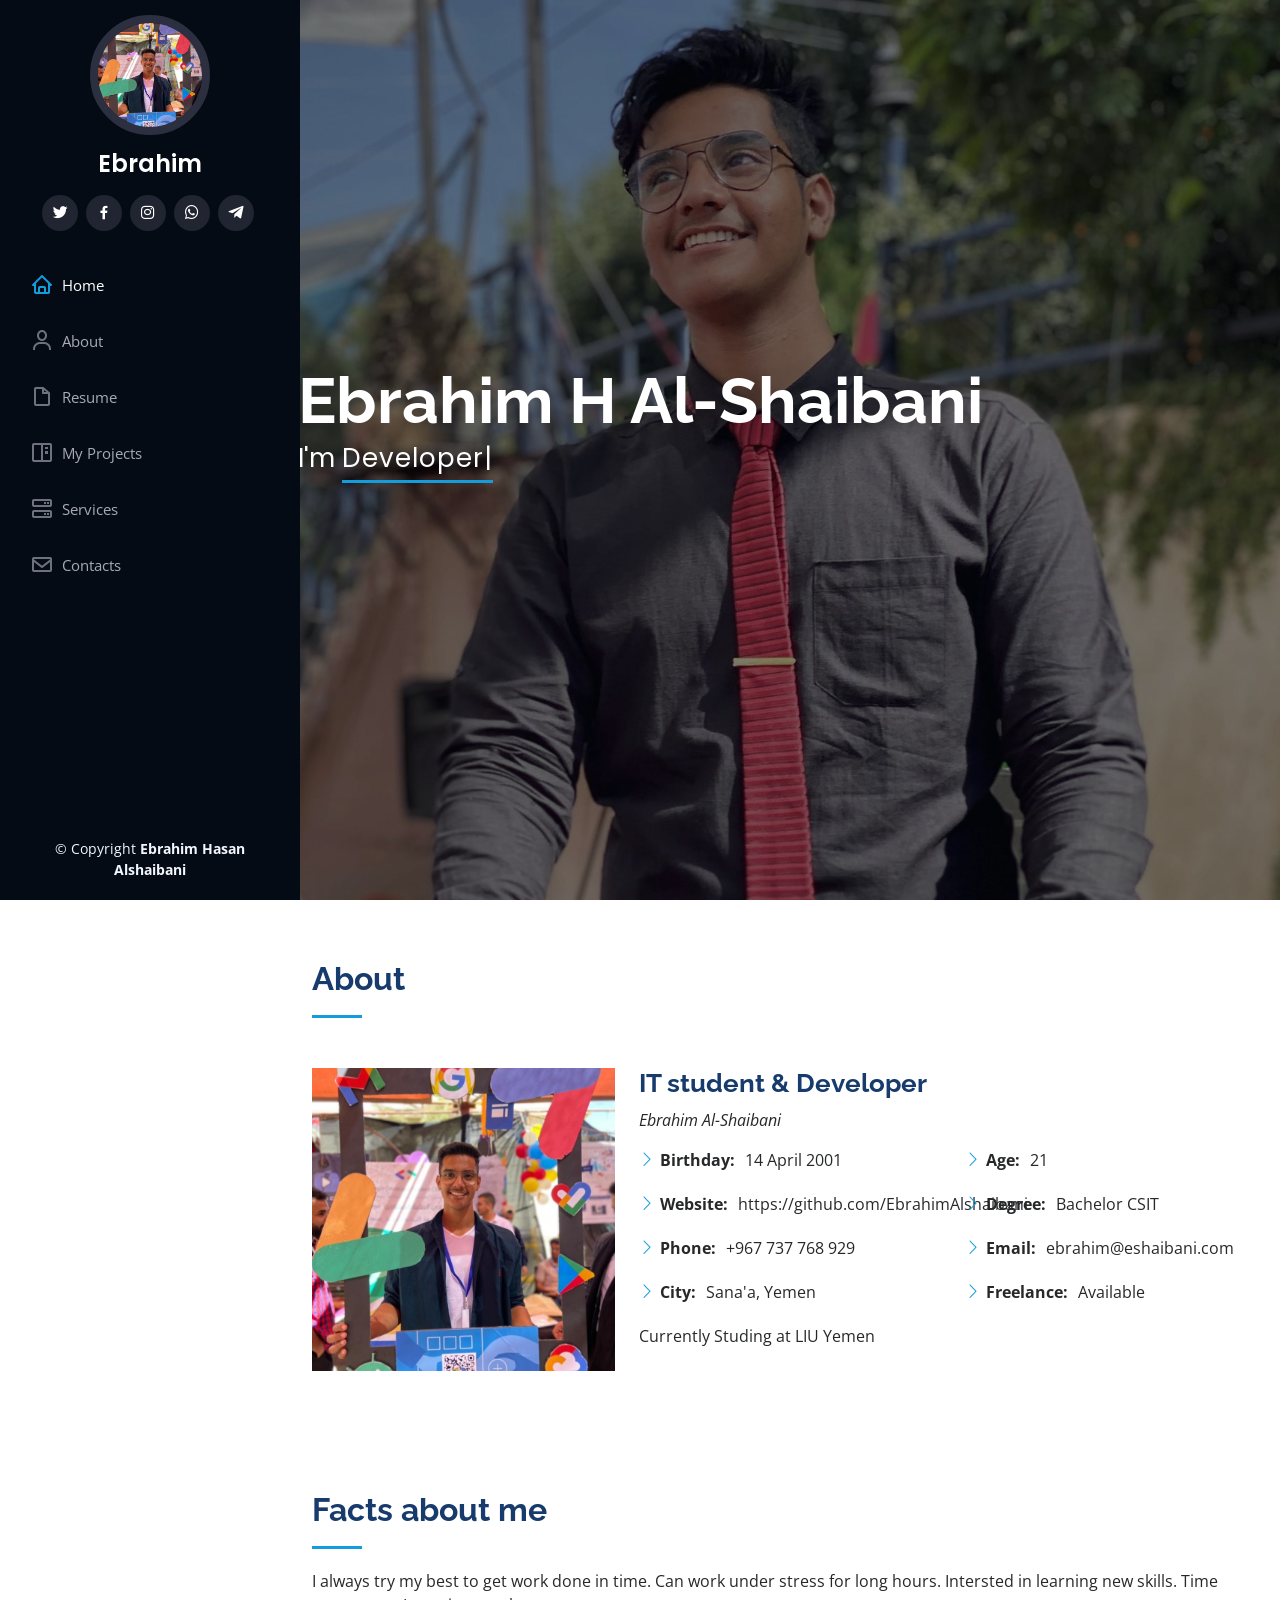
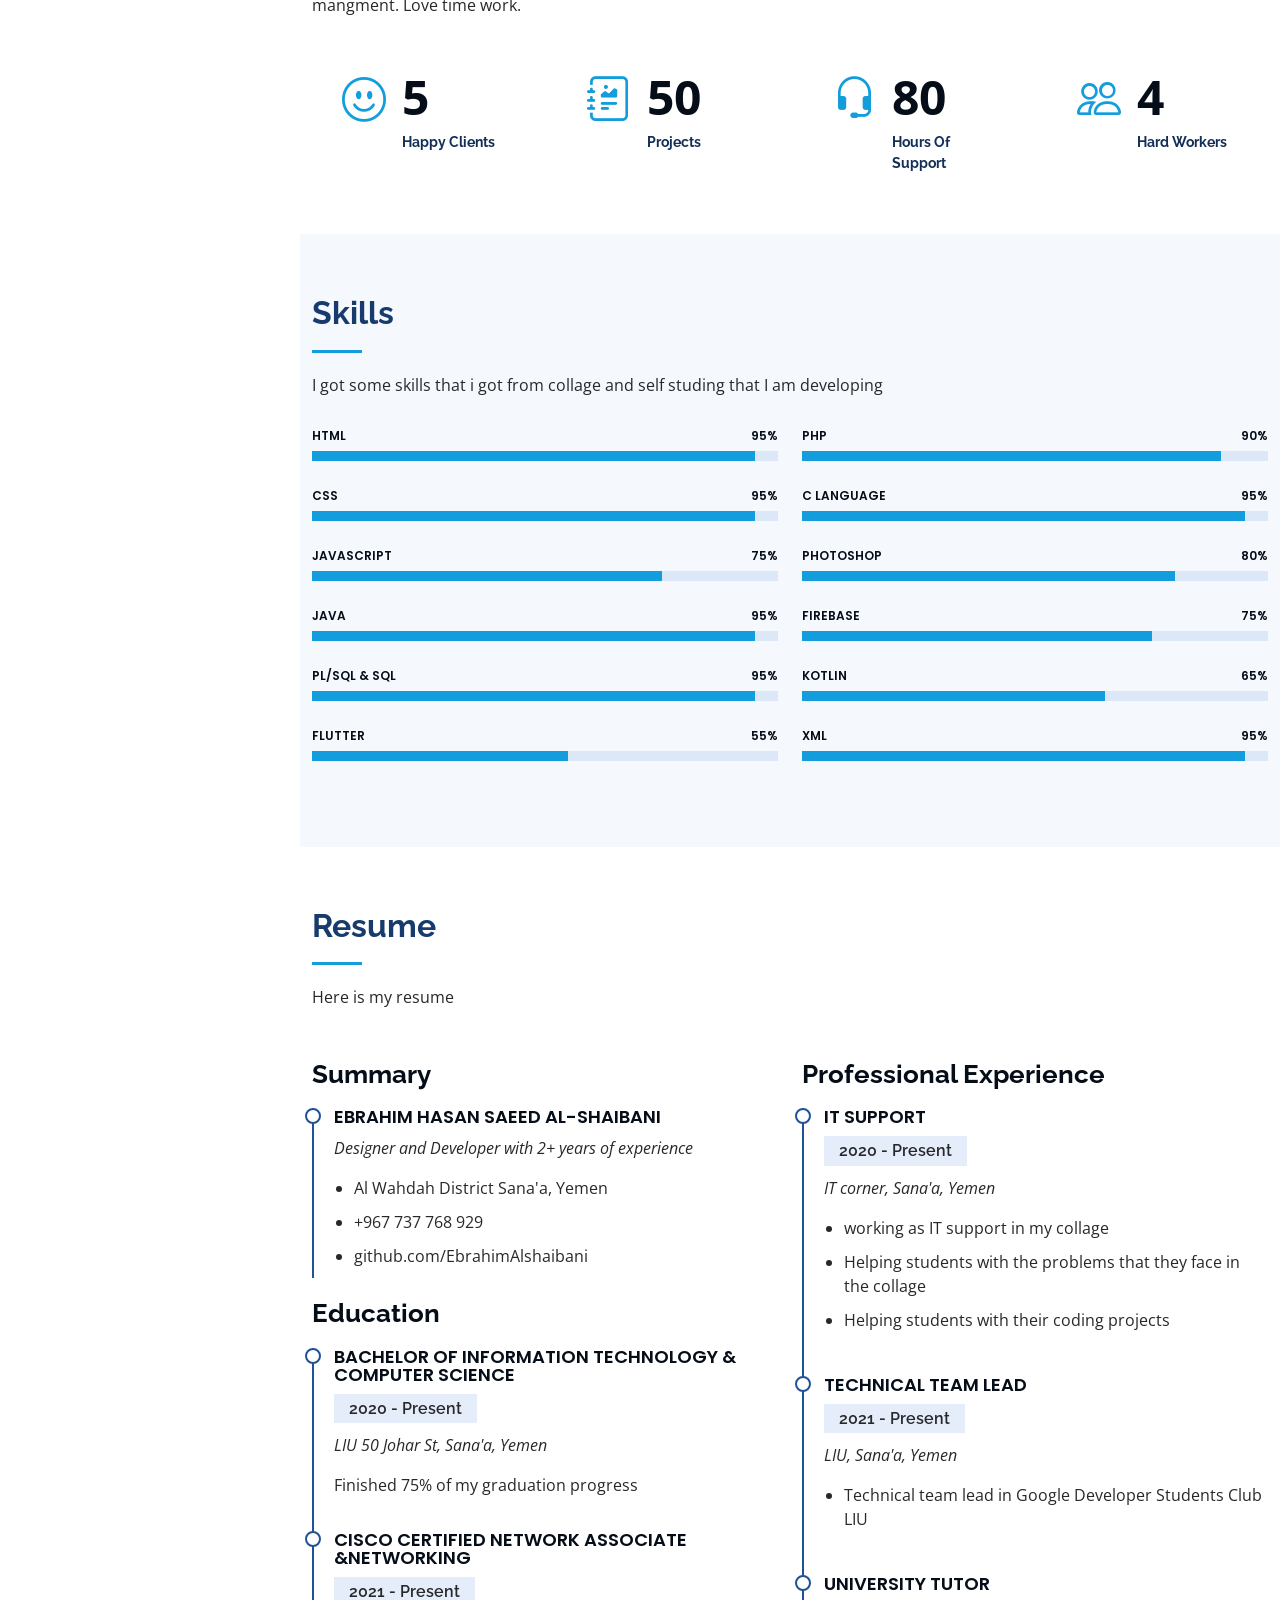
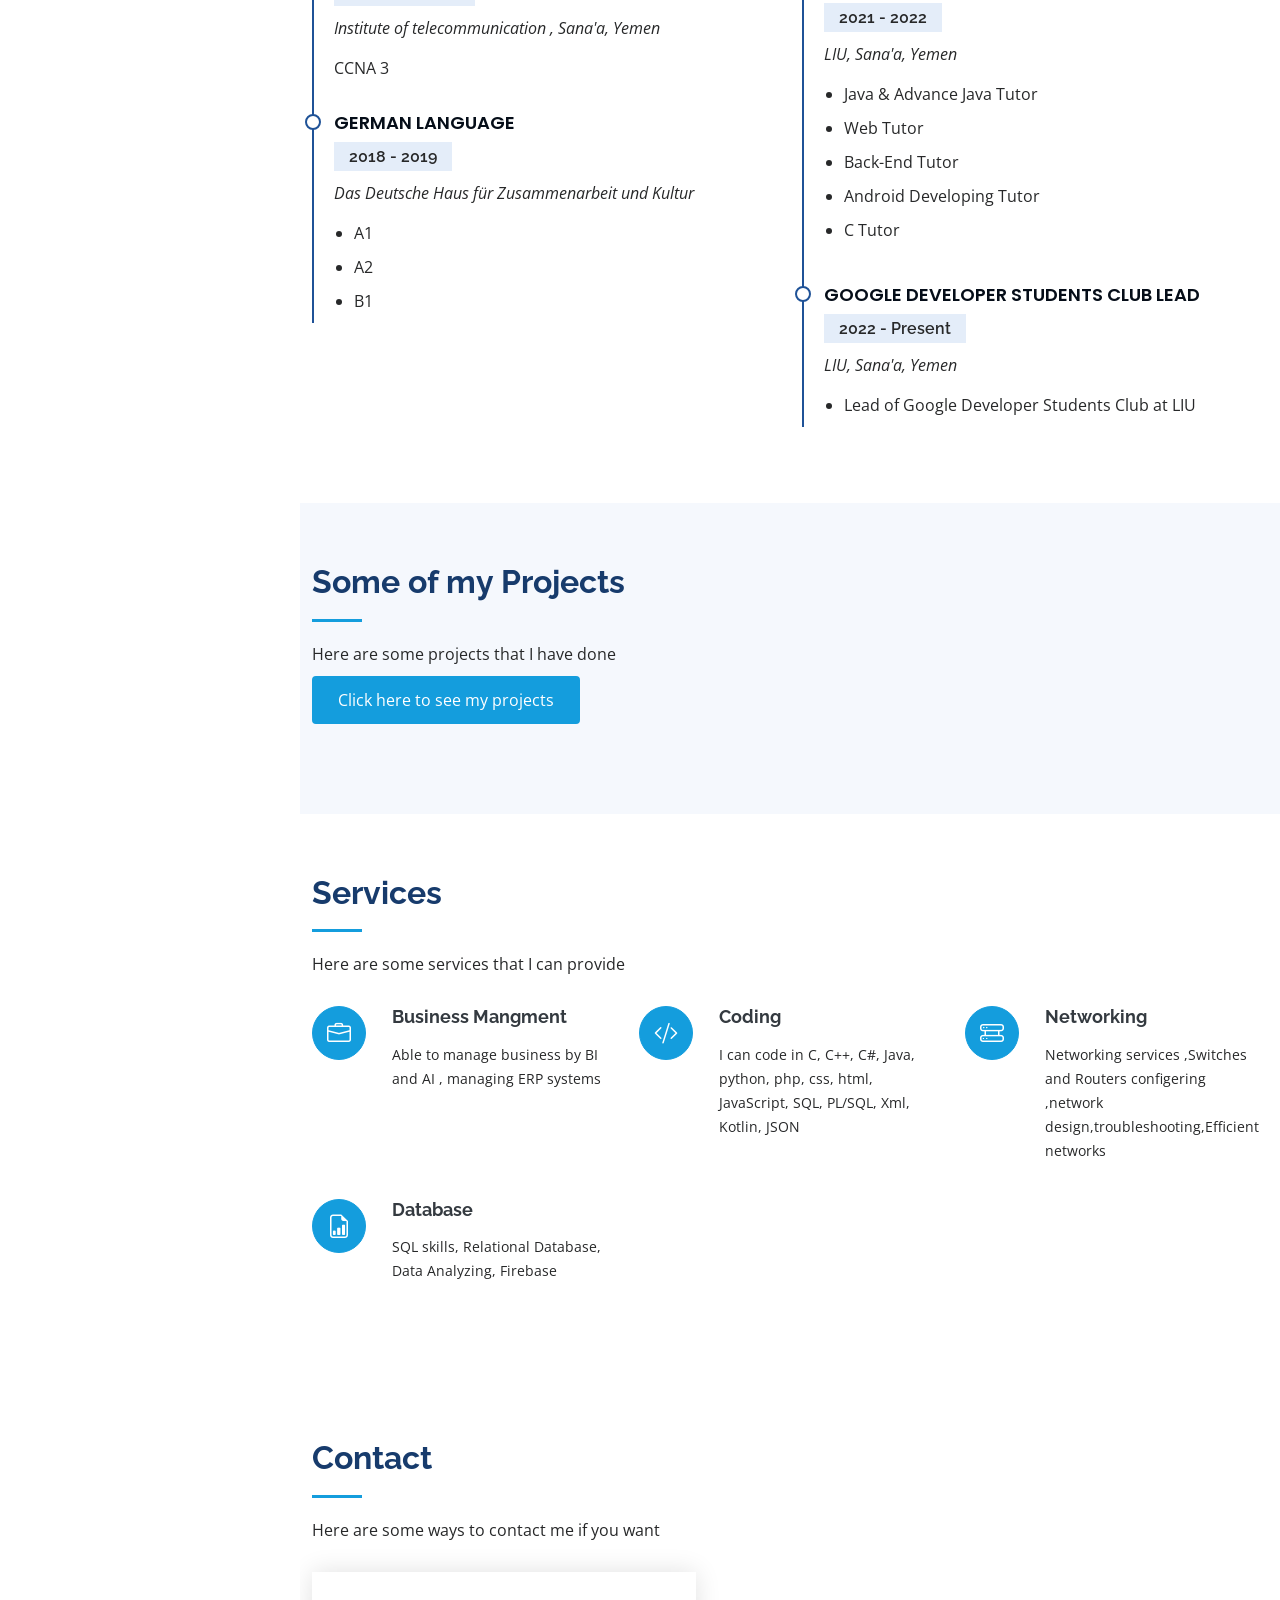
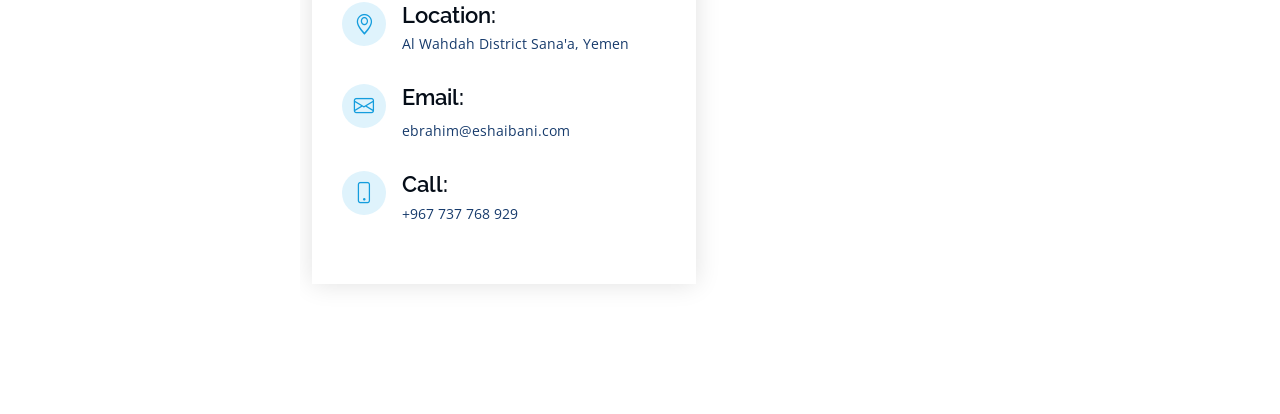
<file: index.html>
<!DOCTYPE html>
<html lang=en>

<head>
  <!-- Global site tag (gtag.js) - Google Analytics -->
  <script async src="https://www.googletagmanager.com/gtag/js?id=G-1EL9NPGR37"></script>
  <script>
    window.dataLayer = window.dataLayer || [];
    function gtag() { dataLayer.push(arguments); }
    gtag('js', new Date());

    gtag('config', 'G-1EL9NPGR37');
  </script>
  <meta charset=utf-8>
  <meta content="width=device-width, initial-scale=1.0" name=viewport>
  <meta name=keywords
    content="Ebrahim, Ebrahim Hasan, Ebrahim Hasan Al-shaibani, Ebrahim AlShaibani, Ebrahim Al Shaibani, Ebrahim Hasan Saeed, Ebrahim ,Ebrahim Hasan,ابراهيم,ابراهيم حسن,ابراهيم حسن سعيد,ابراهيم حسن سعيد الشيباني,ابراهيم حسن مبرمج" />
  <title>Ebrahim Hasan Al_Shaibani</title>
  <meta content="Ebrahim Hasan Saeed AlShaibani" name=Developer>
  <link href=assets/img/ebrahimlogo.png rel=icon>
  <link href=assets/img/ebrahimlogo.png rel=apple-touch-icon>
  <link
    href="https://fonts.googleapis.com/css?family=Open+Sans:300,300i,400,400i,600,600i,700,700i|Raleway:300,300i,400,400i,500,500i,600,600i,700,700i|Poppins:300,300i,400,400i,500,500i,600,600i,700,700i"
    rel=stylesheet>
  <link href=assets/vendor/aos/aos.css rel=stylesheet>
  <link href=assets/vendor/bootstrap/css/bootstrap.min.css rel=stylesheet>
  <link href=assets/vendor/bootstrap-icons/bootstrap-icons.css rel=stylesheet>
  <link href=assets/vendor/boxicons/css/boxicons.min.css rel=stylesheet>
  <link href=assets/vendor/glightbox/css/glightbox.min.css rel=stylesheet>
  <link href=assets/vendor/swiper/swiper-bundle.min.css rel=stylesheet>
  <link href=assets/css/style.css rel=stylesheet>
</head>

<body>
  <i class="bi bi-list mobile-nav-toggle d-xl-none"></i>
  <header id=header>
    <div class="d-flex flex-column">
      <div class=profile>
        <img src=assets/img/IMG-20220310-WA0066.jpg alt class="img-fluid rounded-circle">
        <h1 class=text-light><a href=index.html>Ebrahim</a></h1>
        <div class="social-links mt-3 text-center">
          <a href=https://twitter.com/E_h_shaibani class=twitter><i class="bx bxl-twitter"></i></a>
          <a href="https://www.facebook.com/profile.php?id=100004767856084" class=facebook><i
              class="bx bxl-facebook"></i></a>
          <a href="https://www.instagram.com/e.shaibani/?hl=en" class=instagram><i class="bx bxl-instagram"></i></a>
          <a href="https://api.whatsapp.com/send?phone=967738797919&text=Hello Ebrahim" class=google-plus><i
              class="bx bxl-whatsapp"></i></a>
          <a href=https://t.me/e_h_shaibani class=linkedin><i class="bx bxl-telegram"></i></a>
        </div>
      </div>
      <nav id=navbar class="nav-menu navbar">
        <ul>
          <li><a href=#hero class="nav-link scrollto active"><i class="bx bx-home"></i> <span>Home</span></a></li>
          <li><a href=#about class="nav-link scrollto"><i class="bx bx-user"></i> <span>About</span></a></li>
          <li><a href=#resume class="nav-link scrollto"><i class="bx bx-file-blank"></i> <span>Resume</span></a></li>
          <li><a href=#portfolio class="nav-link scrollto"><i class="bx bx-book-content"></i> <span>My
                Projects</span></a></li>
          <li><a href=#services class="nav-link scrollto"><i class="bx bx-server"></i> <span>Services</span></a></li>
          <li><a href=#contact class="nav-link scrollto"><i class="bx bx-envelope"></i> <span>Contacts</span></a></li>
        </ul>
      </nav>
    </div>
  </header>
  <section id=hero class="d-flex flex-column justify-content-center align-items-center">
    <div class=hero-container data-aos=fade-in>
      <h1>Ebrahim H Al-Shaibani</h1>
      <p>I'm <span class=typed data-typed-items="Developer, UI/UX Designer,  IT support, Freelancer"></span></p>
    </div>
  </section>
  <main id=main>
    <section id=about class=about>
      <div class=container>
        <div class=section-title>
          <h2>About</h2>
          <p></p>
        </div>
        <div class=row>
          <div class=col-lg-4 data-aos=fade-right>
            <img src=assets/img/IMG-20220310-WA0066.jpg class=img-fluid alt>
          </div>
          <div class="col-lg-8 pt-4 pt-lg-0 content" data-aos=fade-left>
            <h3>IT student &amp; Developer </h3>
            <p class=fst-italic>
              Ebrahim Al-Shaibani
            </p>
            <div class=row>
              <div class=col-lg-6>
                <ul>
                  <li><i class="bi bi-chevron-right"></i> <strong>Birthday:</strong> <span>14 April 2001</span></li>
                  <li><i class="bi bi-chevron-right"></i> <strong>Website:</strong>
                    <span>https://github.com/EbrahimAlshaibani</span></li>
                  <li><i class="bi bi-chevron-right"></i> <strong>Phone:</strong> <span>+967 737 768 929</span></li>
                  <li><i class="bi bi-chevron-right"></i> <strong>City:</strong> <span>Sana'a, Yemen</span></li>
                </ul>
              </div>
              <div class=col-lg-6>
                <ul>
                  <li><i class="bi bi-chevron-right"></i> <strong>Age:</strong> <span>21</span></li>
                  <li><i class="bi bi-chevron-right"></i> <strong>Degree:</strong> <span>Bachelor CSIT</span></li>
                  <li><i class="bi bi-chevron-right"></i> <strong>Email:</strong>
                    <span>ebrahim@eshaibani.com</span></li>
                  <li><i class="bi bi-chevron-right"></i> <strong>Freelance:</strong> <span>Available</span></li>
                </ul>
              </div>
            </div>
            <p>
              Currently
              Studing at LIU Yemen
            </p>
          </div>
        </div>
      </div>
    </section>
    <section id=facts class=facts>
      <div class=container>
        <div class=section-title>
          <h2>Facts about me</h2>
          <p> I always try my best to get work done in time. Can work under stress for long hours. Intersted in learning
            new skills. Time mangment. Love time work.
          </p>
        </div>
        <div class="row no-gutters">
          <div class="col-lg-3 col-md-6 d-md-flex align-items-md-stretch" data-aos=fade-up>
            <div class=count-box>
              <i class="bi bi-emoji-smile"></i>
              <span data-purecounter-start=0 data-purecounter-end=5 data-purecounter-duration=1
                class=purecounter></span>
              <p><strong>Happy Clients</strong> </p>
            </div>
          </div>
          <div class="col-lg-3 col-md-6 d-md-flex align-items-md-stretch" data-aos=fade-up data-aos-delay=100>
            <div class=count-box>
              <i class="bi bi-journal-richtext"></i>
              <span data-purecounter-start=0 data-purecounter-end=50 data-purecounter-duration=1
                class=purecounter></span>
              <p><strong>Projects</strong> </p>
            </div>
          </div>
          <div class="col-lg-3 col-md-6 d-md-flex align-items-md-stretch" data-aos=fade-up data-aos-delay=200>
            <div class=count-box>
              <i class="bi bi-headset"></i>
              <span data-purecounter-start=0 data-purecounter-end=80 data-purecounter-duration=1
                class=purecounter></span>
              <p><strong>Hours Of Support</strong> </p>
            </div>
          </div>
          <div class="col-lg-3 col-md-6 d-md-flex align-items-md-stretch" data-aos=fade-up data-aos-delay=300>
            <div class=count-box>
              <i class="bi bi-people"></i>
              <span data-purecounter-start=0 data-purecounter-end=4 data-purecounter-duration=1
                class=purecounter></span>
              <p><strong>Hard Workers</strong> </p>
            </div>
          </div>
        </div>
      </div>
    </section>
    <section id=skills class="skills section-bg">
      <div class=container>
        <div class=section-title>
          <h2>Skills</h2>
          <p>I got some skills that i got from collage and self studing that I am developing </p>
        </div>
        <div class="row skills-content">
          <div class=col-lg-6 data-aos=fade-up>
            <div class=progress>
              <span class=skill>HTML <i class=val>95%</i></span>
              <div class=progress-bar-wrap>
                <div class=progress-bar role=progressbar aria-valuenow=95 aria-valuemin=0 aria-valuemax=100></div>
              </div>
            </div>
            <div class=progress>
              <span class=skill>CSS <i class=val>95%</i></span>
              <div class=progress-bar-wrap>
                <div class=progress-bar role=progressbar aria-valuenow=95 aria-valuemin=0 aria-valuemax=100></div>
              </div>
            </div>
            <div class=progress>
              <span class=skill>JavaScript <i class=val>75%</i></span>
              <div class=progress-bar-wrap>
                <div class=progress-bar role=progressbar aria-valuenow=75 aria-valuemin=0 aria-valuemax=100></div>
              </div>
            </div>
          </div>
          <div class=col-lg-6 data-aos=fade-up data-aos-delay=100>
            <div class=progress>
              <span class=skill>PHP <i class=val>90%</i></span>
              <div class=progress-bar-wrap>
                <div class=progress-bar role=progressbar aria-valuenow=90 aria-valuemin=0 aria-valuemax=100></div>
              </div>
            </div>
            <div class=progress>
              <span class=skill>C Language <i class=val>95%</i></span>
              <div class=progress-bar-wrap>
                <div class=progress-bar role=progressbar aria-valuenow=95 aria-valuemin=0 aria-valuemax=100></div>
              </div>
            </div>
            <div class=progress>
              <span class=skill>Photoshop <i class=val>80%</i></span>
              <div class=progress-bar-wrap>
                <div class=progress-bar role=progressbar aria-valuenow=80 aria-valuemin=0 aria-valuemax=100></div>
              </div>
            </div>
          </div>
          <div class=col-lg-6 data-aos=fade-up data-aos-delay=100>
            <div class=progress>
              <span class=skill>Java <i class=val>95%</i></span>
              <div class=progress-bar-wrap>
                <div class=progress-bar role=progressbar aria-valuenow=95 aria-valuemin=0 aria-valuemax=100></div>
              </div>
            </div>
            <div class=progress>
              <span class=skill>PL/SQL & SQL <i class=val>95%</i></span>
              <div class=progress-bar-wrap>
                <div class=progress-bar role=progressbar aria-valuenow=95 aria-valuemin=0 aria-valuemax=100></div>
              </div>
            </div>
            <div class=progress>
              <span class=skill>Flutter<i class=val>55%</i></span>
              <div class=progress-bar-wrap>
                <div class=progress-bar role=progressbar aria-valuenow=55 aria-valuemin=0 aria-valuemax=100></div>
              </div>
            </div>
          </div>
          <div class=col-lg-6 data-aos=fade-up data-aos-delay=100>
            <div class=progress>
              <span class=skill>Firebase <i class=val>75%</i></span>
              <div class=progress-bar-wrap>
                <div class=progress-bar role=progressbar aria-valuenow=75 aria-valuemin=0 aria-valuemax=100></div>
              </div>
            </div>
            <div class=progress>
              <span class=skill>Kotlin <i class=val>65%</i></span>
              <div class=progress-bar-wrap>
                <div class=progress-bar role=progressbar aria-valuenow=65 aria-valuemin=0 aria-valuemax=100></div>
              </div>
            </div>
            <div class=progress>
              <span class=skill>xml<i class=val>95%</i></span>
              <div class=progress-bar-wrap>
                <div class=progress-bar role=progressbar aria-valuenow=95 aria-valuemin=0 aria-valuemax=100></div>
              </div>
            </div>
          </div>
        </div>
      </div>
    </section>
    <section id=resume class=resume>
      <div class=container>
        <div class=section-title>
          <h2>Resume</h2>
          <p>Here is my resume</p>
        </div>
        <div class=row>
          <div class=col-lg-6 data-aos=fade-up>
            <h3 class=resume-title>Summary</h3>
            <div class="resume-item pb-0">
              <h4>Ebrahim Hasan Saeed Al-Shaibani</h4>
              <p><em> Designer and Developer with 2+ years of experience</em></p>
              <ul>
                <li>Al Wahdah District Sana'a, Yemen</li>
                <li>+967 737 768 929</li>
                <li>github.com/EbrahimAlshaibani</li>
              </ul>
            </div>
            <h3 class=resume-title>Education</h3>
            <div class=resume-item>
              <h4>Bachelor of information Technology &amp; Computer Science</h4>
              <h5>2020 - Present</h5>
              <p><em>LIU 50 Johar St, Sana'a, Yemen </em></p>
              <p>Finished 75% of my graduation progress</p>
            </div>
            <div class=resume-item>
              <h4>Cisco Certified Network Associate &amp;Networking</h4>
              <h5>2021 - Present</h5>
              <p><em>Institute of telecommunication , Sana'a, Yemen</em></p>
              <p>CCNA 3</p>
            </div>
            <div class=resume-item>
              <h4>German Language</h4>
              <h5>2018 - 2019</h5>
              <p><em>Das Deutsche Haus für Zusammenarbeit und Kultur
                </em></p>
              <ul>
                <li>A1</li>
                <li>A2</li>
                <li>B1</li>
              </ul>
            </div>
          </div>
          <div class=col-lg-6 data-aos=fade-up data-aos-delay=100>
            <h3 class=resume-title>Professional Experience</h3>
            <div class=resume-item>
              <h4>It support</h4>
              <h5>2020 - Present</h5>
              <p><em>IT corner, Sana'a, Yemen </em></p>
              <ul>
                <li>working as IT support in my collage</li>
                <li>Helping students with the problems that they face in the collage</li>
                <li>Helping students with their coding projects</li>
              </ul>
            </div>
            <div class=resume-item>
              <h4>Technical team lead</h4>
              <h5>2021 - Present</h5>
              <p><em>LIU, Sana'a, Yemen </em></p>
              <ul>
                <li>Technical team lead in Google Developer Students Club LIU</li>
              </ul>
            </div>
            <div class=resume-item>
              <h4>University Tutor</h4>
              <h5>2021 - 2022</h5>
              <p><em>LIU, Sana'a, Yemen </em></p>
              <ul>
                <li>Java & Advance Java Tutor</li>
                <li>Web Tutor</li>
                <li>Back-End Tutor</li>
                <li>Android Developing Tutor</li>
                <li>C Tutor</li>
              </ul>
            </div>
            <div class=resume-item>
              <h4>Google Developer Students Club lead</h4>
              <h5>2022 - Present</h5>
              <p><em>LIU, Sana'a, Yemen </em></p>
              <ul>
                <li>Lead of Google Developer Students Club at LIU</li>
              </ul>
            </div>
          </div>
        </div>
      </div>
    </section>
    <section id=portfolio class="portfolio section-bg">
      <div class=container>
        <div class=section-title>
          <h2>Some of my Projects</h2>
          <p>Here are some projects that I have done </p>
          <a href=projects.html class=btn>Click here to see my projects</a>
        </div>
      </div>
    </section>
    <section id=services class=services>
      <div class=container>
        <div class=section-title>
          <h2>Services</h2>
          <p>Here are some services that I can provide</p>
        </div>
        <div class=row>
          <div class="col-lg-4 col-md-6 icon-box" data-aos=fade-up>
            <div class=icon><i class="bi bi-briefcase"></i></div>
            <h4 class=title><a href>Business Mangment</a></h4>
            <p class=description>Able to manage business by BI and AI
              , managing ERP systems
            </p>
          </div>
          <div class="col-lg-4 col-md-6 icon-box" data-aos=fade-up data-aos-delay=100>
            <div class=icon><i class="bi bi-code-slash"></i></div>
            <h4 class=title><a href>Coding</a></h4>
            <p class=description>I can code in C, C++, C#, Java, python, php, css, html, JavaScript, SQL, PL/SQL, Xml,
              Kotlin, JSON</p>
          </div>
          <div class="col-lg-4 col-md-6 icon-box" data-aos=fade-up data-aos-delay=200>
            <div class=icon><i class="bi bi-hdd-rack"></i></div>
            <h4 class=title><a href>Networking</a></h4>
            <p class=description>Networking services ,Switches and Routers configering ,network
              design,troubleshooting,Efficient networks </p>
          </div>
          <div class="col-lg-4 col-md-6 icon-box" data-aos=fade-up data-aos-delay=300>
            <div class=icon><i class="bi bi-file-earmark-bar-graph"></i></div>
            <h4 class=title><a href>Database</a></h4>
            <p class=description>SQL skills, Relational Database, Data Analyzing, Firebase </p>
          </div>
        </div>
      </div>
    </section>
    </div>
    <div class=swiper-pagination></div>
    </div>
    </div>
    </section>
    <section id=contact class=contact>
      <div class=container>
        <div class=section-title>
          <h2>Contact</h2>
          <p>Here are some ways to contact me if you want</p>
        </div>
        <div class=row data-aos=fade-in>
          <div class="col-lg-5 d-flex align-items-stretch">
            <div class=info>
              <div class=address>
                <i class="bi bi-geo-alt"></i>
                <h4>Location:</h4>
                <p>Al Wahdah District Sana'a, Yemen</p>
              </div>
              <div class=email>
                <i class="bi bi-envelope"></i>
                <h4>Email:</h4>
                <p>ebrahim@eshaibani.com</p>
              </div>
              <div class=phone>
                <i class="bi bi-phone"></i>
                <h4>Call:</h4>
                <p>+967 737 768 929</p>
              </div>
    </section>
  </main>
  <footer id=footer>
    <div class=container>
      <div class=copyright>
        &copy; Copyright <strong><span>Ebrahim Hasan Alshaibani</span></strong>
      </div>
      <div class=credits>
      </div>
  </footer>
  <div id="preloader"></div>
  <a href=# class="back-to-top d-flex align-items-center justify-content-center"><i
      class="bi bi-arrow-up-short"></i></a>
  <script src=assets/vendor/aos/aos.js></script>
  <script src=assets/vendor/bootstrap/js/bootstrap.bundle.min.js></script>
  <script src=assets/vendor/glightbox/js/glightbox.min.js></script>
  <script src=assets/vendor/isotope-layout/isotope.pkgd.min.js></script>
  <script src=assets/vendor/php-email-form/validate.js></script>
  <script src=assets/vendor/purecounter/purecounter.js></script>
  <script src=assets/vendor/swiper/swiper-bundle.min.js></script>
  <script src=assets/vendor/typed.js/typed.min.js></script>
  <script src=assets/vendor/waypoints/noframework.waypoints.js></script>
  <script src=assets/js/main.js></script>
  <script src=assets/js/jQuary.js></script>
</body>

</html>
</file>
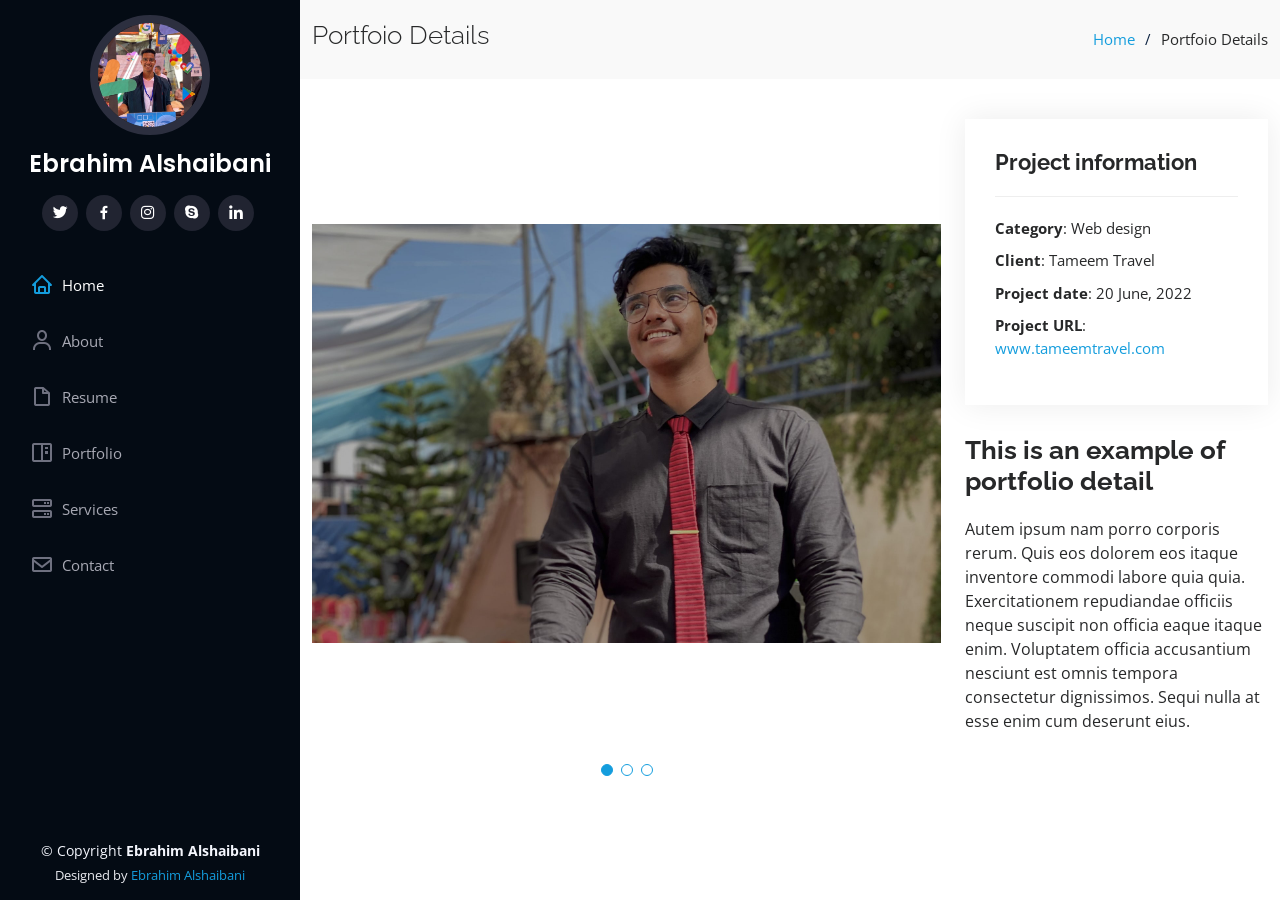
<file: portfolio-details.html>
<!DOCTYPE html>
<html lang="en">

<head>
  <meta charset="utf-8">
  <meta content="width=device-width, initial-scale=1.0" name="viewport">

  <title>Portfolio Details - iPortfolio Bootstrap Template</title>
  <meta content="" name="description">
  <meta content="" name="keywords">

  <!-- Favicons -->
  <link href="assets/img/favicon.png" rel="icon">
  <link href="assets/img/apple-touch-icon.png" rel="apple-touch-icon">

  <!-- Google Fonts -->
  <link href="https://fonts.googleapis.com/css?family=Open+Sans:300,300i,400,400i,600,600i,700,700i|Raleway:300,300i,400,400i,500,500i,600,600i,700,700i|Poppins:300,300i,400,400i,500,500i,600,600i,700,700i" rel="stylesheet">

  <!-- Vendor CSS Files -->
  <link href="assets/vendor/aos/aos.css" rel="stylesheet">
  <link href="assets/vendor/bootstrap/css/bootstrap.min.css" rel="stylesheet">
  <link href="assets/vendor/bootstrap-icons/bootstrap-icons.css" rel="stylesheet">
  <link href="assets/vendor/boxicons/css/boxicons.min.css" rel="stylesheet">
  <link href="assets/vendor/glightbox/css/glightbox.min.css" rel="stylesheet">
  <link href="assets/vendor/swiper/swiper-bundle.min.css" rel="stylesheet">

  <!-- Template Main CSS File -->
  <link href="assets/css/style.css" rel="stylesheet">

  <!-- =======================================================
  * Template Name: iPortfolio - v3.3.0
  * Template URL: https://bootstrapmade.com/iportfolio-bootstrap-portfolio-websites-template/
  * Author: BootstrapMade.com
  * License: https://bootstrapmade.com/license/
  ======================================================== -->
</head>

<body>

  <!-- ======= Mobile nav toggle button ======= -->
  <i class="bi bi-list mobile-nav-toggle d-xl-none"></i>

  <!-- ======= Header ======= -->
  <header id="header">
    <div class="d-flex flex-column">

      <div class="profile">
        <img src="assets/img/IMG-20220310-WA0066.jpg" alt="" class="img-fluid rounded-circle">
        <h1 class="text-light"><a href="index.html">Ebrahim Alshaibani</a></h1>
        <div class="social-links mt-3 text-center">
          <a href="#" class="twitter"><i class="bx bxl-twitter"></i></a>
          <a href="#" class="facebook"><i class="bx bxl-facebook"></i></a>
          <a href="#" class="instagram"><i class="bx bxl-instagram"></i></a>
          <a href="#" class="google-plus"><i class="bx bxl-skype"></i></a>
          <a href="#" class="linkedin"><i class="bx bxl-linkedin"></i></a>
        </div>
      </div>

      <nav id="navbar" class="nav-menu navbar">
        <ul>
          <li><a href="#hero" class="nav-link scrollto active"><i class="bx bx-home"></i> <span>Home</span></a></li>
          <li><a href="#about" class="nav-link scrollto"><i class="bx bx-user"></i> <span>About</span></a></li>
          <li><a href="#resume" class="nav-link scrollto"><i class="bx bx-file-blank"></i> <span>Resume</span></a></li>
          <li><a href="#portfolio" class="nav-link scrollto"><i class="bx bx-book-content"></i> <span>Portfolio</span></a></li>
          <li><a href="#services" class="nav-link scrollto"><i class="bx bx-server"></i> <span>Services</span></a></li>
          <li><a href="#contact" class="nav-link scrollto"><i class="bx bx-envelope"></i> <span>Contact</span></a></li>
        </ul>
      </nav><!-- .nav-menu -->
    </div>
  </header><!-- End Header -->

  <main id="main">

    <!-- ======= Breadcrumbs ======= -->
    <section id="breadcrumbs" class="breadcrumbs">
      <div class="container">

        <div class="d-flex justify-content-between align-items-center">
          <h2>Portfoio Details</h2>
          <ol>
            <li><a href="index.html">Home</a></li>
            <li>Portfoio Details</li>
          </ol>
        </div>

      </div>
    </section><!-- End Breadcrumbs -->

    <!-- ======= Portfolio Details Section ======= -->
    <section id="portfolio-details" class="portfolio-details">
      <div class="container">

        <div class="row gy-4">

          <div class="col-lg-8">
            <div class="portfolio-details-slider swiper-container">
              <div class="swiper-wrapper align-items-center">

                <div class="swiper-slide">
                  <img src="assets/img/me02.jpg" alt="">
                </div>

                <div class="swiper-slide">
                  <img src="assets/img/IMG-20220310-WA0066.jpg" alt="">
                </div>

                <div class="swiper-slide">
                  <img src="assets/img/me02.jpg" alt="">
                </div>

              </div>
              <div class="swiper-pagination"></div>
            </div>
          </div>

          <div class="col-lg-4">
            <div class="portfolio-info">
              <h3>Project information</h3>
              <ul>
                <li><strong>Category</strong>: Web design</li>
                <li><strong>Client</strong>: Tameem Travel</li>
                <li><strong>Project date</strong>: 20 June, 2022</li>
                <li><strong>Project URL</strong>: <a href="https://www.tameemtravel.com">www.tameemtravel.com</a></li>
              </ul>
            </div>
            <div class="portfolio-description">
              <h2>This is an example of portfolio detail</h2>
              <p>
                Autem ipsum nam porro corporis rerum. Quis eos dolorem eos itaque inventore commodi labore quia quia. Exercitationem repudiandae officiis neque suscipit non officia eaque itaque enim. Voluptatem officia accusantium nesciunt est omnis tempora consectetur dignissimos. Sequi nulla at esse enim cum deserunt eius.
              </p>
            </div>
          </div>

        </div>

      </div>
    </section><!-- End Portfolio Details Section -->

  </main><!-- End #main -->

  <!-- ======= Footer ======= -->
  <footer id="footer">
    <div class="container">
      <div class="copyright">
        &copy; Copyright <strong><span>Ebrahim Alshaibani</span></strong>
      </div>
      <div class="credits">
        <!-- All the links in the footer should remain intact. -->
        <!-- You can delete the links only if you purchased the pro version. -->
        <!-- Licensing information: https://bootstrapmade.com/license/ -->
        <!-- Purchase the pro version with working PHP/AJAX contact form: https://bootstrapmade.com/iportfolio-bootstrap-portfolio-websites-template/ -->
        Designed by <a href="#">Ebrahim Alshaibani</a>
      </div>
    </div>
  </footer><!-- End  Footer -->

  <a href="#" class="back-to-top d-flex align-items-center justify-content-center"><i class="bi bi-arrow-up-short"></i></a>

  <!-- Vendor JS Files -->
  <script src="assets/vendor/aos/aos.js"></script>
  <script src="assets/vendor/bootstrap/js/bootstrap.bundle.min.js"></script>
  <script src="assets/vendor/glightbox/js/glightbox.min.js"></script>
  <script src="assets/vendor/isotope-layout/isotope.pkgd.min.js"></script>
  <script src="assets/vendor/php-email-form/validate.js"></script>
  <script src="assets/vendor/purecounter/purecounter.js"></script>
  <script src="assets/vendor/swiper/swiper-bundle.min.js"></script>
  <script src="assets/vendor/typed.js/typed.min.js"></script>
  <script src="assets/vendor/waypoints/noframework.waypoints.js"></script>

  <!-- Template Main JS File -->
  <script src="assets/js/main.js"></script>

</body>

</html>
</file>
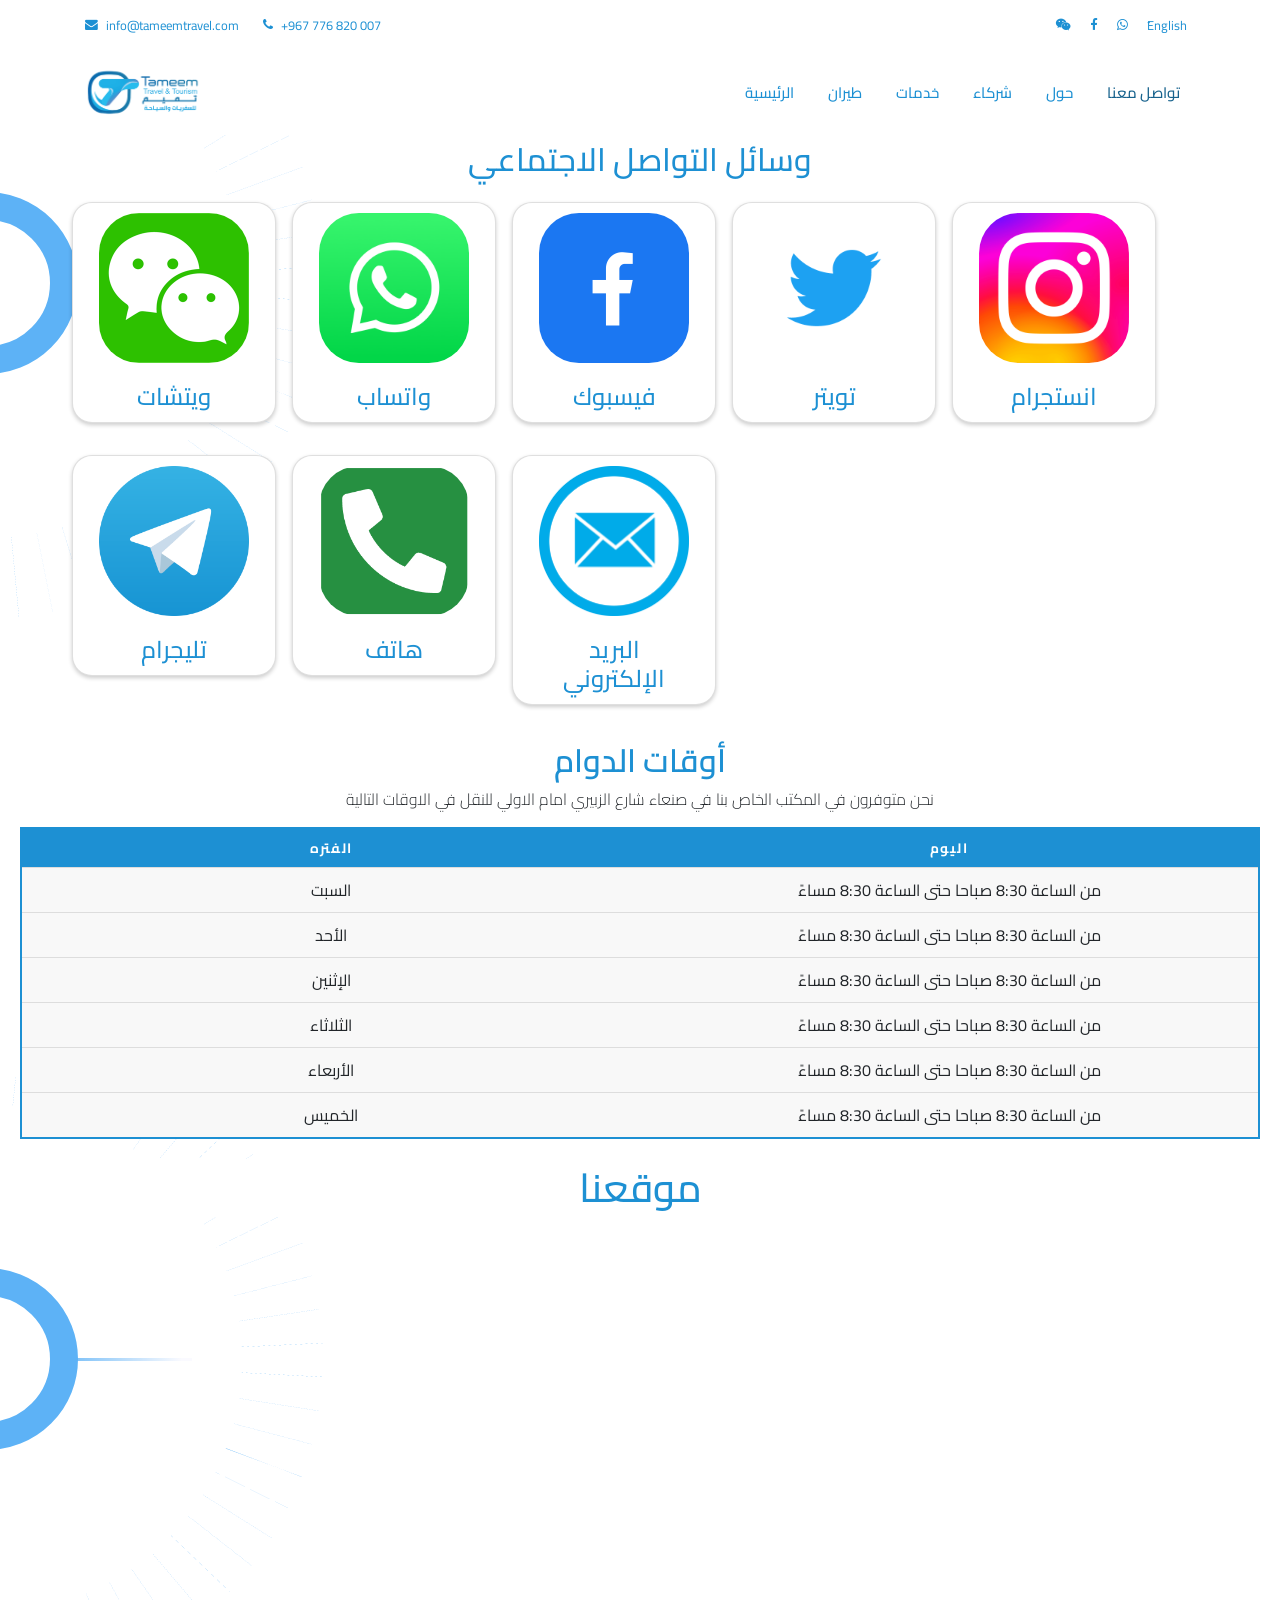
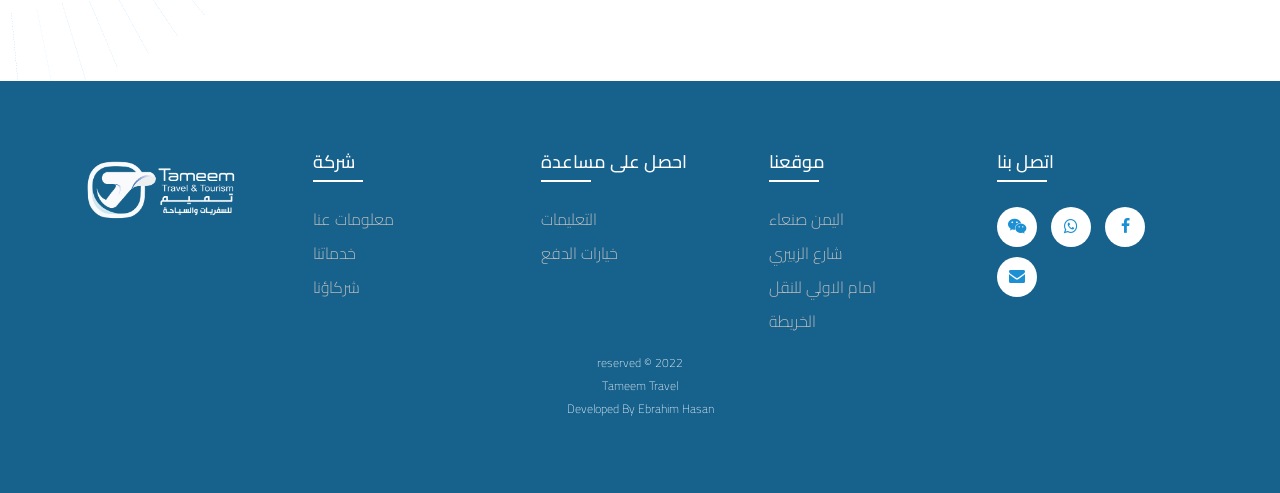
<file: tameem/ar/contactus.html>
<!doctype html>
<html lang="ar">
  <head>
    <!-- Required meta tags -->
    <meta charset="utf-8">
    <meta name="viewport" content="width=device-width, initial-scale=1, shrink-to-fit=no">
    
    <link href="https://fonts.googleapis.com/css?family=Quicksand:400,600,700&display=swap" rel="stylesheet">

    <link rel="stylesheet" href="../asset/fonts/icomoon/style.css">

    <link rel="stylesheet" href="../asset/css/owl.carousel.min.css">

    <!-- Bootstrap CSS -->
    <link rel="stylesheet" href="../asset/css/bootstrap.min.css">
    
    <!-- Style -->
    <link rel="stylesheet" href="../asset/css/style.css">
    <link rel="stylesheet" href="../asset/css/animations.css">
    <link href="../asset/images/logo-min.png" rel="icon">
 <meta name="theme-color" content="#1d90d3">
 <!-- Windows Phone -->
 <meta name="msapplication-navbutton-color" content="#1d90d3"> 
<!-- iOS Safari -->
 <meta name="apple-mobile-web-app-status-bar-style" content="#1d90d3">
  
    <title>تميم للسفريات | حول</title>
  </head>
  <body>
    <div class="site-mobile-menu site-navbar-target">
      <div class="site-mobile-menu-header">
        <div class="site-mobile-menu-close mt-3">
          <span class="icon-close2 js-menu-toggle"></span>
        </div>
      </div>
      <div class="site-mobile-menu-body"></div>
    </div> 
    <!-- .site-mobile-menu -->
    
    
    <div class="site-navbar-wrap">
      <div class="site-navbar-top">
        <div class="container py-3">
          <div class="row align-items-center">
            <div class="col-6">
              <div class="d-flex mr-auto">
                <a href="mailto: info@tameemtravel.com" class="d-flex align-items-center mr-4">
                  <span class="icon-envelope mr-2"></span>
                  <span class="d-none d-md-inline-block">info@tameemtravel.com</span>
                </a>
                <a href="tel:+967776820007" class="d-flex align-items-center mr-auto">
                  <span class="icon-phone mr-2"></span>
                  <span class="d-none d-md-inline-block">+967 776 820 007</span>
                </a>
              </div>
            </div>
            <div class="col-6 text-right">
              <div class="mr-auto">
                <a href="../ar/wechat.html" class="p-2 pl-0"><span class="icon-wechat"></span></a>
                <a href="https://www.facebook.com/TameemTravel" class="p-2 pl-0"><span class="icon-facebook"></span></a>
                <a href="https://wa.me/8615026555575" class="p-2 pl-0"><span class="icon-whatsapp"></span></a>
                <a href="../en/contactus.html" class="p-2 pl-0"><span>ُEnglish</span></a>
              </div>
              
            </div>
          </div>
        </div>
      </div>

      <div class="site-navbar site-navbar-target js-sticky-header">
        <div class="container">
          <div class="row align-items-center">
            <div class="col-2">
              <a href="../ar.html">
                <img class="tammem-icon" src="../asset/images/Logo Png-03.png" />
              </a>
            </div>
            <div class="col-10">
              <nav class="site-navigation text-right" role="navigation">
                <div class="container">
                  <div class="d-inline-block d-lg-none ml-md-0 mr-auto py-3"><a href="#" class="site-menu-toggle js-menu-toggle text-white"><span class="icon-menu h3"></span></a></div>
                  <ul class="site-menu main-menu js-clone-nav d-none d-lg-block">
                    <li><a href="../ar.html" class="nav-link">الرئيسية</a></li>
                    <li><a href="../ar/airlines.html" class="nav-link">طيران</a></li>
                    <li><a href="../ar/services.html" class="nav-link">خدمات</a></li>
                    <li><a href="../ar/partners.html" class="nav-link">شركاء</a></li>
                    <li><a href="../ar/about.html" class="nav-link">حول</a></li>
                    <li class="active"><a href="../ar/contactus.html" class="nav-link">تواصل معنا</a></li>
                  </ul>
                </div>
              </nav>
            </div>
          </div>
        </div>
      </div>
    </div>

    <div style="padding-top:140px;" class="myContainer">

      <h2>وسائل التواصل الاجتماعي </h2>

      <div class="roww">
        <div class="columnn">
          <div class="card">
            <div class="containera">
              <a target="_blank" href="wechat.html">
              <img src="../asset/images/wechat.png">
            </a>
              <h2>ويتشات</h2>
            </div>
          </div>
        </div>
      
        <div class="columnn">
          <div class="card">
            <div class="containera">
              <a target="_blank" href="https://wa.me/8615026555575">
              <img src="../asset/images/whatsapp.png">
            </a>
              <h2>واتساب</h2>
            </div>
          </div>
        </div>
        <div class="columnn">
          <div class="card">
            <div class="containera">
              <a target="_blank" href="https://www.facebook.com/TameemTravel">
              <img src="../asset/images/facebook.png">
            </a>
              <h2>فيسبوك</h2>
            </div>
          </div>
        </div>

        <div class="columnn">
          <div class="card">
            <div class="containera">
              <img src="../asset/images/twitter.png">
              <h2>تويتر</h2>
            </div>
          </div>
        </div>
        <div class="columnn">
          <div class="card">
            <div class="containera">
              <img src="../asset/images/Instagram.png">
              <h2>انستجرام</h2>
            </div>
          </div>
        </div>
        <div class="columnn">
          <div class="card">
            <div class="containera">
              <img src="../asset/images/Telegram.png">
              <h2>تليجرام</h2>
            </div>
          </div>
        </div>
        <div class="columnn">
          <div class="card">
            <div class="containera">
              <img src="../asset/images/call.png">
              <h2>هاتف</h2>
            </div>
          </div>
        </div>
        <div class="columnn">
          <div class="card">
            <div class="containera">
              <a href="mailto: info@tameemtravel.com">
              <img src="../asset/images/mail.png">
            </a>
              <h2>البريد الإلكتروني</h2>
            </div>
          </div>
        </div>

      </div>
    
    </div>

    
<div class="introduction">
  <h1 class="tammem animations">أوقات الدوام</h1>
  <p class="animations">نحن متوفرون في المكتب الخاص بنا في صنعاء شارع الزبيري امام الاولي للنقل في الاوقات التالية</p>

  <table>
    <thead>
      <tr>
        <th scope="col">الفتره</th>

        <th scope="col">اليوم</th>
      </tr>
    </thead>
    <tbody>
      <tr>
        <td data-label="اليوم">السبت</td>
        <td data-label="الفتره">من الساعة 8:30 صباحا حتى الساعة 8:30 مساءً</td>
        

      </tr>
      <tr>
        <td scope="row" data-label="اليوم">الأحد</td>
        <td data-label="الفتره">من الساعة 8:30 صباحا حتى الساعة 8:30 مساءً</td>
      </tr>
      <tr>
        <td scope="row" data-label="اليوم">الإثنين</td>
        <td data-label="الفتره">من الساعة 8:30 صباحا حتى الساعة 8:30 مساءً</td>
      </tr>
      <tr>
        <td scope="row" data-label="اليوم">الثلاثاء</td>

        <td data-label="الفتره">من الساعة 8:30 صباحا حتى الساعة 8:30 مساءً</td>

      </tr>
      <tr>
        <td scope="row" data-label="اليوم">الأربعاء</td>

        <td data-label="الفتره">من الساعة 8:30 صباحا حتى الساعة 8:30 مساءً</td>

      </tr>
      <tr>
        <td scope="row" data-label="اليوم">الخميس</td>

        <td data-label="الفتره">من الساعة 8:30 صباحا حتى الساعة 8:30 مساءً</td>

      </tr>
    </tbody>
  </table>
</div>


<h1 class="mytitle">موقعنا</h1>
<iframe src="https://www.google.com/maps/embed?pb=!1m18!1m12!1m3!1d1923.8126805117531!2d44.17831430799881!3d15.342581698941752!2m3!1f0!2f0!3f0!3m2!1i1024!2i768!4f13.1!3m3!1m2!1s0x1603db4fd49912dd%3A0xfa443fa4ddece980!2z2KrZhdmK2YUg2YTZhNiz2YHYsdmK2KfYqiBUQU1FRU0gVFJBVkVM!5e0!3m2!1sen!2s!4v1656047907372!5m2!1sen!2s" 
width="100%" height="450" style="border:0;" allowfullscreen="" loading="lazy" referrerpolicy="no-referrer-when-downgrade"></iframe>
<button id="scrollToTopBtn" class="icon-arrow-up"></button>

<footer class="footer">
  <div class="container">
    <div class="row">
      <div class="footer-col">
        <a href="../ar.html"><img src="../asset/images/Logo Png-02.png">
        </a>
      </div>
      <div class="footer-col">
        <h4>شركة</h4>
        <ul>
          <li><a href="about.html">معلومات عنا</a></li>
          <li><a href="services.html">خدماتنا</a></li>
          <li><a href="partners.html">شركاؤنا</a></li>
        </ul>
      </div>
      <div class="footer-col">
        <h4>احصل على مساعدة</h4>
        <ul>
          <li><a href="#">التعليمات</a></li>
          <li><a href="#">خيارات الدفع</a></li>
        </ul>
      </div>
      <div class="footer-col">
        <h4>موقعنا</h4>
        <ul>
          <li><a href="">اليمن صنعاء</a></li>
          <li><a href="#">شارع الزبيري</a></li>
          <li><a href="#">امام الاولي للنقل</a></li>
          <li><a href="https://goo.gl/maps/4znJffKCZd8v9n2ZA">الخريطة</a></li>
        </ul>
      </div>
      <div class="footer-col">
        <h4>اتصل بنا</h4>
        <div class="social-links">
          <a href="ar/wechat.html"><i class="icon-wechat"></i></a>
          <a href="https://wa.me/8615026555575"><i class="icon-whatsapp"></i></a>
          <a href="https://www.facebook.com/TameemTravel"><i class="icon-facebook"></i></a>
          <a href="mailto: info@tameemtravel.com"><i class="icon-envelope"></i></a>
        </div>
      </div>
    </div>
    <p class="copyrights">reserved © 2022 </p>
    <p class="copyrights">Tameem Travel</p>
    <p class="developer">Developed By <a href="https://www.eshaibani.com/">Ebrahim Hasan</a></p>
  </div>
</footer>


    <script src="../asset/js/jquery-3.3.1.min.js"></script>
    <script src="../asset/js/popper.min.js"></script>
    <script src="../asset/js/bootstrap.min.js"></script>
    <script src="../asset/js/jquery.sticky.js"></script>
    <script src="../asset/js/main.js"></script>
    <script>
      var scrollToTopBtn = document.getElementById("scrollToTopBtn")
var rootElement = document.documentElement

function scrollToTop() {

rootElement.scrollTo({
  top: 0,
  behavior: "smooth"
})
}
scrollToTopBtn.addEventListener("click", scrollToTop)

var mybutton = document.getElementById("scrollToTopBtn");
window.onscroll = function() {scrollFunction()};
function scrollFunction() {
if (document.body.scrollTop > 20 || document.documentElement.scrollTop > 20) {
  mybutton.style.display = "block";
} else {
  mybutton.style.display = "none";
}
}
function topFunction() {
document.body.scrollTop = 0;
document.documentElement.scrollTop = 0;
}

    </script>
  </body>
</html>
</file>
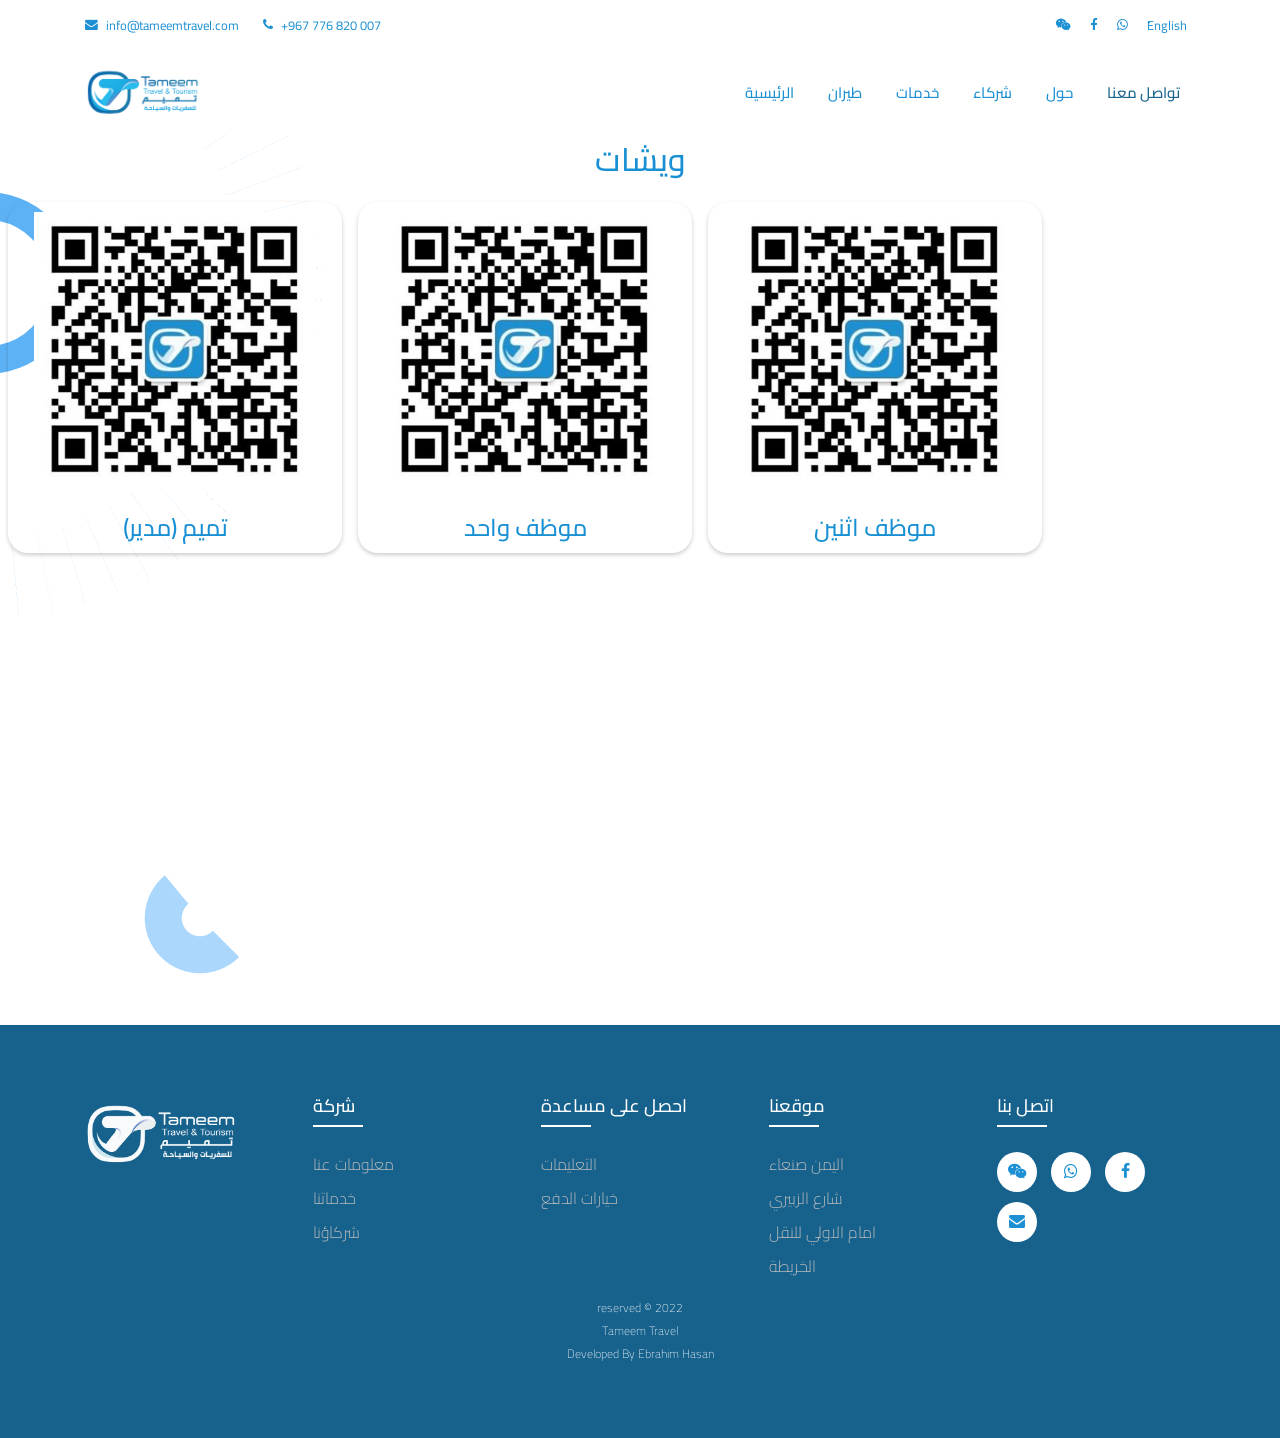
<file: tameem/ar/wechat.html>
<!doctype html>
<html lang="ar">
  <head>
    <!-- Required meta tags -->
    <meta charset="utf-8">
    <meta name="viewport" content="width=device-width, initial-scale=1, shrink-to-fit=no">
    
    <link href="https://fonts.googleapis.com/css?family=Quicksand:400,600,700&display=swap" rel="stylesheet">

    <link rel="stylesheet" href="../asset/fonts/icomoon/style.css">

    <link rel="stylesheet" href="../asset/css/owl.carousel.min.css">

    <!-- Bootstrap CSS -->
    <link rel="stylesheet" href="../asset/css/bootstrap.min.css">
    
    <!-- Style -->
    <link rel="stylesheet" href="../asset/css/style.css">

    <link rel="stylesheet" href="../asset/css/wechatstyle.css">
    <link rel="stylesheet" href="../asset/css/animations.css">
    <link href="../asset/images/logo-min.png" rel="icon">
 <meta name="theme-color" content="#1d90d3">
 <!-- Windows Phone -->
 <meta name="msapplication-navbutton-color" content="#1d90d3"> 
<!-- iOS Safari -->
 <meta name="apple-mobile-web-app-status-bar-style" content="#1d90d3">
  
    <title>تميم للسفريات | حول</title>
  </head>
  <body>
    <div class="site-mobile-menu site-navbar-target">
      <div class="site-mobile-menu-header">
        <div class="site-mobile-menu-close mt-3">
          <span class="icon-close2 js-menu-toggle"></span>
        </div>
      </div>
      <div class="site-mobile-menu-body"></div>
    </div> 
    <!-- .site-mobile-menu -->
    
    
    <div class="site-navbar-wrap">
      <div class="site-navbar-top">
        <div class="container py-3">
          <div class="row align-items-center">
            <div class="col-6">
              <div class="d-flex mr-auto">
                <a href="mailto: info@tameemtravel.com" class="d-flex align-items-center mr-4">
                  <span class="icon-envelope mr-2"></span>
                  <span class="d-none d-md-inline-block">info@tameemtravel.com</span>
                </a>
                <a href="tel:+967776820007" class="d-flex align-items-center mr-auto">
                  <span class="icon-phone mr-2"></span>
                  <span class="d-none d-md-inline-block">+967 776 820 007</span>
                </a>
              </div>
            </div>
            <div class="col-6 text-right">
              <div class="mr-auto">
                <a href="../ar/wechat.html" class="p-2 pl-0"><span class="icon-wechat"></span></a>
                <a href="https://www.facebook.com/TameemTravel" class="p-2 pl-0"><span class="icon-facebook"></span></a>
                <a href="https://wa.me/8615026555575" class="p-2 pl-0"><span class="icon-whatsapp"></span></a>
                <a href="../en/wechat.html" class="p-2 pl-0"><span>ُEnglish</span></a>
              </div>
              
            </div>
          </div>
        </div>
      </div>

      <div class="site-navbar site-navbar-target js-sticky-header">
        <div class="container">
          <div class="row align-items-center">
            <div class="col-2">
              <a href="../ar.html">
                <img class="tammem-icon" src="../asset/images/Logo Png-03.png" />
              </a>
            </div>
            <div class="col-10">
              <nav class="site-navigation text-right" role="navigation">
                <div class="container">
                  <div class="d-inline-block d-lg-none ml-md-0 mr-auto py-3"><a href="#" class="site-menu-toggle js-menu-toggle text-white"><span class="icon-menu h3"></span></a></div>
                  <ul class="site-menu main-menu js-clone-nav d-none d-lg-block">
                    <li><a href="../ar.html" class="nav-link">الرئيسية</a></li>
                    <li><a href="../ar/airlines.html" class="nav-link">طيران</a></li>
                    <li><a href="../ar/services.html" class="nav-link">خدمات</a></li>
                    <li><a href="../ar/partners.html" class="nav-link">شركاء</a></li>
                    <li><a href="../ar/about.html" class="nav-link">حول</a></li>
                    <li class="active"><a href="../ar/contactus.html" class="nav-link">تواصل معنا</a></li>
                  </ul>
                </div>
              </nav>
            </div>
          </div>
        </div>
      </div>
    </div>

    <div style="padding-top:140px;" class="wmyContainer">
      <h2>ويشات</h2>
      <div class="wroww">
        
        <div class="wcolumnn">
          <div class="wcard">
            <div class="wcontainera">
              <a target="_blank" href="../asset/images/tammemQR.jpeg">
              <img src="../asset/images/tammemQR.jpeg">
            </a>
              <h2>تميم (مدير)</h2>
            </div>
          </div>
        </div>
      
        <div class="wcolumnn">
          <div class="wcard">
            <div class="wcontainera">
              <a target="_blank" href="https://wa.me/8615026555575">
              <img src="../asset/images/tammemQR.jpeg">
            </a>
              <h2>موظف واحد</h2>
            </div>
          </div>
        </div>

        <div class="wcolumnn">
          <div class="wcard">
            <div class="wcontainera">
              <a target="_blank" href="https://www.facebook.com/TameemTravel">
              <img src="../asset/images/tammemQR.jpeg">
              </a>
              <h2>موظف اثنين</h2>
            </div>
          </div>
        </div>

      </div>
    
    </div>


<iframe src="https://www.google.com/maps/embed?pb=!1m18!1m12!1m3!1d1923.8126805117531!2d44.17831430799881!3d15.342581698941752!2m3!1f0!2f0!3f0!3m2!1i1024!2i768!4f13.1!3m3!1m2!1s0x1603db4fd49912dd%3A0xfa443fa4ddece980!2z2KrZhdmK2YUg2YTZhNiz2YHYsdmK2KfYqiBUQU1FRU0gVFJBVkVM!5e0!3m2!1sen!2s!4v1656047907372!5m2!1sen!2s" 
width="100%" height="450" style="border:0;" allowfullscreen="" loading="lazy" referrerpolicy="no-referrer-when-downgrade"></iframe>
<button id="scrollToTopBtn" class="icon-arrow-up"></button>
<!-- footer -->
<footer class="footer">
  <div class="container">
    <div class="row">
      <div class="footer-col">
        <a href="../ar.html"><img src="../asset/images/Logo Png-02.png">
        </a>
      </div>
      <div class="footer-col">
        <h4>شركة</h4>
        <ul>
          <li><a href="about.html">معلومات عنا</a></li>
          <li><a href="services.html">خدماتنا</a></li>
          <li><a href="partners.html">شركاؤنا</a></li>
        </ul>
      </div>
      <div class="footer-col">
        <h4>احصل على مساعدة</h4>
        <ul>
          <li><a href="#">التعليمات</a></li>
          <li><a href="#">خيارات الدفع</a></li>
        </ul>
      </div>
      <div class="footer-col">
        <h4>موقعنا</h4>
        <ul>
          <li><a href="">اليمن صنعاء</a></li>
          <li><a href="#">شارع الزبيري</a></li>
          <li><a href="#">امام الاولي للنقل</a></li>
          <li><a href="https://goo.gl/maps/4znJffKCZd8v9n2ZA">الخريطة</a></li>
        </ul>
      </div>
      <div class="footer-col">
        <h4>اتصل بنا</h4>
        <div class="social-links">
          <a href="ar/wechat.html"><i class="icon-wechat"></i></a>
          <a href="https://wa.me/8615026555575"><i class="icon-whatsapp"></i></a>
          <a href="https://www.facebook.com/TameemTravel"><i class="icon-facebook"></i></a>
          <a href="mailto: info@tameemtravel.com"><i class="icon-envelope"></i></a>
        </div>
      </div>
    </div>
    <p class="copyrights">reserved © 2022 </p>
    <p class="copyrights">Tameem Travel</p>
    <p class="developer">Developed By <a href="https://www.eshaibani.com/">Ebrahim Hasan</a></p>
  </div>
</footer>

   <button id="scrollToTopBtn" class="icon-arrow-up"></button>

    <script src="../asset/js/jquery-3.3.1.min.js"></script>
    <script src="../asset/js/popper.min.js"></script>
    <script src="../asset/js/bootstrap.min.js"></script>
    <script src="../asset/js/jquery.sticky.js"></script>
    <script src="../asset/js/main.js"></script>
    <script>
      var scrollToTopBtn = document.getElementById("scrollToTopBtn")
var rootElement = document.documentElement

function scrollToTop() {

rootElement.scrollTo({
  top: 0,
  behavior: "smooth"
})
}
scrollToTopBtn.addEventListener("click", scrollToTop)

var mybutton = document.getElementById("scrollToTopBtn");
window.onscroll = function() {scrollFunction()};
function scrollFunction() {
if (document.body.scrollTop > 20 || document.documentElement.scrollTop > 20) {
  mybutton.style.display = "block";
} else {
  mybutton.style.display = "none";
}
}
function topFunction() {
document.body.scrollTop = 0;
document.documentElement.scrollTop = 0;
}

    </script>


  </body>
</html>
</file>
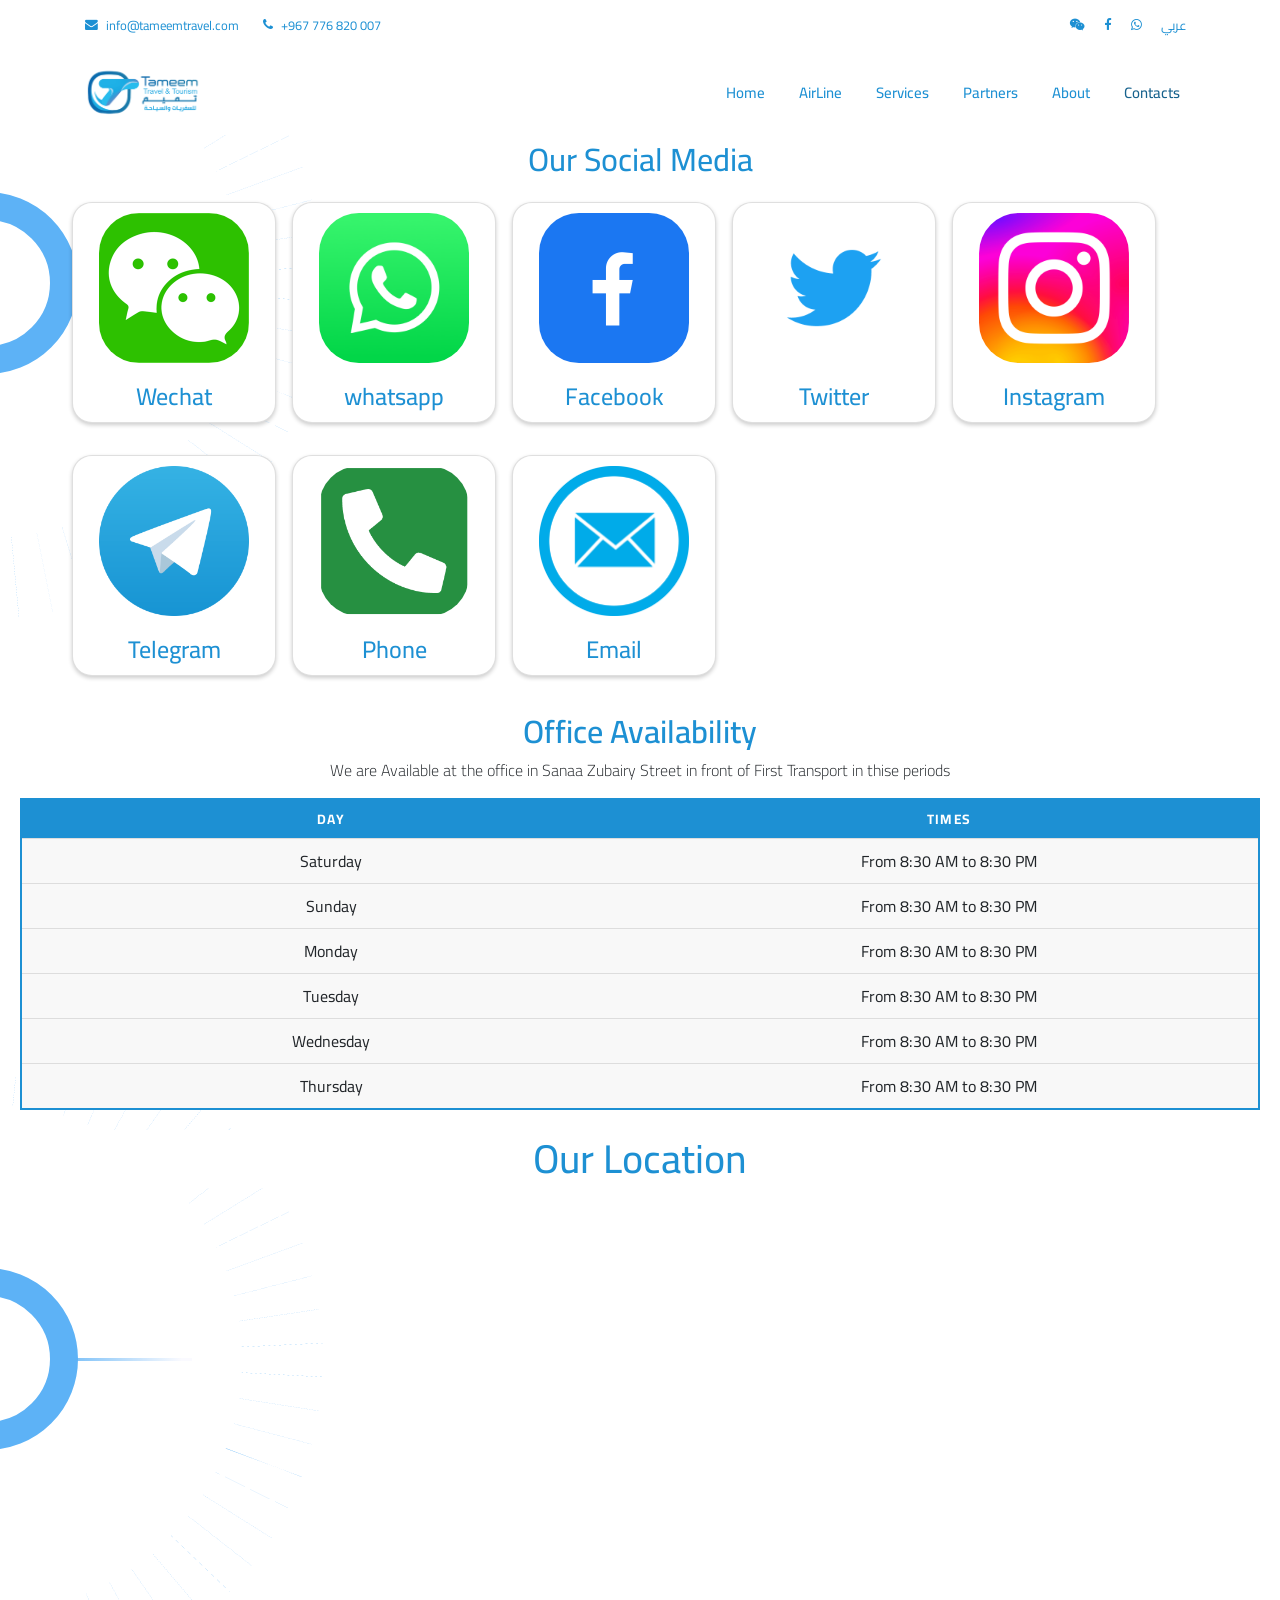
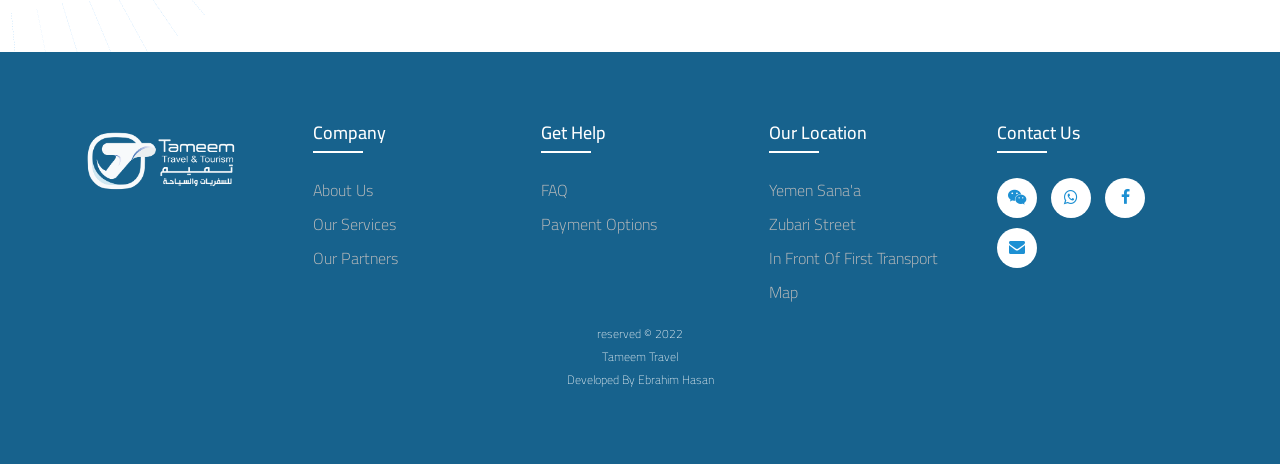
<file: tameem/en/contactus.html>
<!doctype html>
<html lang="en">
  <head>
    <!-- Required meta tags -->
    <meta charset="utf-8">
    <meta name="viewport" content="width=device-width, initial-scale=1, shrink-to-fit=no">
    
    <link href="https://fonts.googleapis.com/css?family=Quicksand:400,600,700&display=swap" rel="stylesheet">

    <link rel="stylesheet" href="../asset/fonts/icomoon/style.css">

    <link rel="stylesheet" href="../asset/css/owl.carousel.min.css">

    <!-- Bootstrap CSS -->
    <link rel="stylesheet" href="../asset/css/bootstrap.min.css">
    
    <!-- Style -->
    <link rel="stylesheet" href="../asset/css/style.css">
    <link rel="stylesheet" href="../asset/css/animations.css">
    <link href="../asset/images/logo-min.png" rel="icon">
 <meta name="theme-color" content="#1d90d3">
 <!-- Windows Phone -->
 <meta name="msapplication-navbutton-color" content="#1d90d3"> 
<!-- iOS Safari -->
 <meta name="apple-mobile-web-app-status-bar-style" content="#1d90d3">
  
    <title>Tameem Travel | Abput</title>
  </head>
  <body>
    <div class="site-mobile-menu site-navbar-target">
      <div class="site-mobile-menu-header">
        <div class="site-mobile-menu-close mt-3">
          <span class="icon-close2 js-menu-toggle"></span>
        </div>
      </div>
      <div class="site-mobile-menu-body"></div>
    </div> 
    <!-- .site-mobile-menu -->
    
    
    <div class="site-navbar-wrap">
      <div class="site-navbar-top">
        <div class="container py-3">
          <div class="row align-items-center">
            <div class="col-6">
              <div class="d-flex mr-auto">
                <a href="mailto: info@tameemtravel.com" class="d-flex align-items-center mr-4">
                  <span class="icon-envelope mr-2"></span>
                  <span class="d-none d-md-inline-block">info@tameemtravel.com</span>
                </a>
                <a href="tel:+967776820007" class="d-flex align-items-center mr-auto">
                  <span class="icon-phone mr-2"></span>
                  <span class="d-none d-md-inline-block">+967 776 820 007</span>
                </a>
              </div>
            </div>
            <div class="col-6 text-right">
              <div class="mr-auto">
                <a href="../en/wechat.html" class="p-2 pl-0"><span class="icon-wechat"></span></a>
                <a href="https://www.facebook.com/TameemTravel" class="p-2 pl-0"><span class="icon-facebook"></span></a>
                <a href="https://wa.me/8615026555575" class="p-2 pl-0"><span class="icon-whatsapp"></span></a>
                <a href="../ar/contactus.html" class="p-2 pl-0"><span>عربي</span></a>
              </div>
              
            </div>
          </div>
        </div>
      </div>

      <div class="site-navbar site-navbar-target js-sticky-header">
        <div class="container">
          <div class="row align-items-center">
            <div class="col-2">
              <a href="../en.html">
                <img class="tammem-icon" src="../asset/images/Logo Png-03.png" />
              </a>
            </div>
            <div class="col-10">
              <nav class="site-navigation text-right" role="navigation">
                <div class="container">
                  <div class="d-inline-block d-lg-none ml-md-0 mr-auto py-3"><a href="#" class="site-menu-toggle js-menu-toggle text-white"><span class="icon-menu h3"></span></a></div>
                  <ul class="site-menu main-menu js-clone-nav d-none d-lg-block">
                    <li><a href="../en.html" class="nav-link">Home</a></li>
                    <li><a href="#classes-section" class="nav-link">AirLine</a></li>
                    <li><a href="../en/services.html" class="nav-link">Services</a></li>
                    <li><a href="../en/partners.html" class="nav-link">Partners</a></li>
                    <li><a href="../en/about.html" class="nav-link">About</a></li>
                    <li class="active"><a href="../en/contactus.html" class="nav-link">Contacts</a></li>
                  </ul>
                </div>
              </nav>
            </div>
          </div>
        </div>
      </div>
    </div>

    <div style="padding-top:140px;" class="myContainer">

      <h2>Our Social Media</h2>

      <div class="roww">
        <div class="columnn">
          <div class="card">
            <div class="containera">
              <a target="_blank" href="wechat.html">
              <img src="../asset/images/wechat.png">
            </a>
              <h2>Wechat</h2>
            </div>
          </div>
        </div>
      
        <div class="columnn">
          <div class="card">
            <div class="containera">
              <a target="_blank" href="https://wa.me/8615026555575">
              <img src="../asset/images/whatsapp.png">
            </a>
              <h2>whatsapp</h2>
            </div>
          </div>
        </div>
        <div class="columnn">
          <div class="card">
            <div class="containera">
              <a target="_blank" href="https://www.facebook.com/TameemTravel">
              <img src="../asset/images/facebook.png">
            </a>
              <h2>Facebook</h2>
            </div>
          </div>
        </div>

        <div class="columnn">
          <div class="card">
            <div class="containera">
              <img src="../asset/images/twitter.png">
              <h2>Twitter</h2>
            </div>
          </div>
        </div>
        <div class="columnn">
          <div class="card">
            <div class="containera">
              <img src="../asset/images/Instagram.png">
              <h2>Instagram</h2>
            </div>
          </div>
        </div>
        <div class="columnn">
          <div class="card">
            <div class="containera">
              <img src="../asset/images/Telegram.png">
              <h2>Telegram</h2>
            </div>
          </div>
        </div>
        <div class="columnn">
          <div class="card">
            <div class="containera">
              <img src="../asset/images/call.png">
              <h2>Phone</h2>
            </div>
          </div>
        </div>
        <div class="columnn">
          <div class="card">
            <div class="containera">
              <a href="mailto: info@tameemtravel.com">
              <img src="../asset/images/mail.png">
            </a>
              <h2>Email</h2>
            </div>
          </div>
        </div>

      </div>
    
    </div>

<div class="introduction">
  <h1 class="tammem animations">Office Availability</h1>
  <p class="animations">We are Available at the office in Sanaa Zubairy Street in front of First Transport in thise periods</p>

  <table>
    <thead>
      <tr>
        <th scope="col">Day</th>
        <th scope="col">Times</th>
      </tr>
    </thead>
    <tbody>
      <tr>
        <td data-label="Day">Saturday</td>
        <td data-label="Time">From 8:30 AM to 8:30 PM</td>

      </tr>
      <tr>
        <td scope="row" data-label="Day">Sunday</td>
        <td data-label="Time">From 8:30 AM to 8:30 PM</td>

      </tr>
      <tr>
        <td scope="row" data-label="Day">Monday</td>
        <td data-label="Time">From 8:30 AM to 8:30 PM</td>

      </tr>
      <tr>
        <td scope="row" data-label="Day">Tuesday</td>
        <td data-label="Time">From 8:30 AM to 8:30 PM</td>
      </tr>
      <tr>
        <td scope="row" data-label="Day">Wednesday</td>
        <td data-label="Time">From 8:30 AM to 8:30 PM</td>
      </tr>
      <tr>
        <td scope="row" data-label="Day">Thursday</td>
        <td data-label="Time">From 8:30 AM to 8:30 PM</td>
      </tr>
    </tbody>
  </table>
</div>


<h1 class="mytitle">Our Location</h1>
<iframe src="https://www.google.com/maps/embed?pb=!1m18!1m12!1m3!1d1923.8126805117531!2d44.17831430799881!3d15.342581698941752!2m3!1f0!2f0!3f0!3m2!1i1024!2i768!4f13.1!3m3!1m2!1s0x1603db4fd49912dd%3A0xfa443fa4ddece980!2z2KrZhdmK2YUg2YTZhNiz2YHYsdmK2KfYqiBUQU1FRU0gVFJBVkVM!5e0!3m2!1sen!2s!4v1656047907372!5m2!1sen!2s" 
width="100%" height="450" style="border:0;" allowfullscreen="" loading="lazy" referrerpolicy="no-referrer-when-downgrade"></iframe>
<button id="scrollToTopBtn" class="icon-arrow-up"></button>
  <!-- footer -->
    <footer class="footer">
      <div class="container">
        <div class="row">
          <div class="footer-col">
            <a href="../en.html"><img src="../asset/images/Logo Png-02.png">
            </a>
          </div>
          <div class="footer-col">
            <h4>company</h4>
            <ul>
              <li><a href="about.html">about us</a></li>
              <li><a href="services.html">our services</a></li>
              <li><a href="partners.html">our partners</a></li>
            </ul>
          </div>
          <div class="footer-col">
            <h4>get help</h4>
            <ul>
              <li><a href="#">FAQ</a></li>
              <li><a href="#">payment options</a></li>
            </ul>
          </div>
          <div class="footer-col">
            <h4>Our Location</h4>
            <ul>
              <li><a href="">Yemen Sana'a</a></li>
              <li><a href="#">Zubari Street</a></li>
              <li><a href="#">In front of First Transport</a></li>
              <li><a href="https://goo.gl/maps/4znJffKCZd8v9n2ZA"> Map</a></li>
            </ul>
          </div>
          <div class="footer-col">
            <h4>contact us</h4>
            <div class="social-links">
              <a href="en/wechat.html"><i class="icon-wechat"></i></a>
              <a href="https://wa.me/8615026555575"><i class="icon-whatsapp"></i></a>
              <a href="https://www.facebook.com/TameemTravel"><i class="icon-facebook"></i></a>
              <a href="mailto: info@tameemtravel.com"><i class="icon-envelope"></i></a>
            </div>
          </div>
        </div>
        <p class="copyrights">reserved © 2022 </p>
        <p class="copyrights">Tameem Travel</p>
        <p class="developer">Developed By <a href="https://www.eshaibani.com/">Ebrahim Hasan</a></p>
      </div>
   </footer>

    <script src="../asset/js/jquery-3.3.1.min.js"></script>
    <script src="../asset/js/popper.min.js"></script>
    <script src="../asset/js/bootstrap.min.js"></script>
    <script src="../asset/js/jquery.sticky.js"></script>
    <script src="../asset/js/main.js"></script>
    <script>
      var scrollToTopBtn = document.getElementById("scrollToTopBtn")
      var rootElement = document.documentElement

      function scrollToTop() {

      rootElement.scrollTo({
        top: 0,
        behavior: "smooth"
      })
      }
      scrollToTopBtn.addEventListener("click", scrollToTop)

      var mybutton = document.getElementById("scrollToTopBtn");
      window.onscroll = function() {scrollFunction()};
      function scrollFunction() {
      if (document.body.scrollTop > 20 || document.documentElement.scrollTop > 20) {
        mybutton.style.display = "block";
      } else {
        mybutton.style.display = "none";
      }
      }
      function topFunction() {
      document.body.scrollTop = 0;
      document.documentElement.scrollTop = 0;
      }

    </script>
  </body>
</html>
</file>
<file: assets/css/style.css>
body{font-family:"Open Sans",sans-serif;color:#272829}a{color:#149ddd;text-decoration:none}a:hover{color:#37b3ed;text-decoration:none}h1,h2,h3,h4,h5,h6{font-family:"Raleway",sans-serif}.back-to-top{position:fixed;visibility:hidden;opacity:0;right:15px;bottom:15px;z-index:996;background:#149ddd;width:40px;height:40px;border-radius:50px;transition:all .4s}.btn{background:#149ddd;border:0;padding:10px 24px;color:#fff;transition:.4s;border-radius:4px;border:#149ddd 2px solid;margin-top:10px}.btn:hover{background:#fff;color:#149ddd;text-decoration:none}.back-to-top i{font-size:28px;color:#fff;line-height:0}.back-to-top:hover{background:#2eafec;color:#fff}.back-to-top.active{visibility:visible;opacity:1}#header{position:fixed;top:0;left:0;bottom:0;width:300px;transition:all ease-in-out .5s;z-index:9997;transition:all .5s;padding:0 15px;background:#040b14;overflow-y:auto}#header .profile img{margin:15px auto;display:block;width:120px;border:8px solid #2c2f3f}#header .profile h1{font-size:24px;margin:0;padding:0;font-weight:600;-moz-text-align-last:center;text-align-last:center;font-family:"Poppins",sans-serif}#header .profile h1 a,#header .profile h1 a:hover{color:#fff;text-decoration:none}#header .profile .social-links a{font-size:18px;display:inline-block;background:#212431;color:#fff;line-height:1;padding:8px 0;margin-right:4px;border-radius:50%;text-align:center;width:36px;height:36px;transition:.3s}#header .profile .social-links a:hover{background:#149ddd;color:#fff;text-decoration:none}#main{margin-left:300px}@media(max-width:1199px){#header{left:-300px}#main{margin-left:0}}.nav-menu{padding:30px 0 0 0}.nav-menu *{margin:0;padding:0;list-style:none}.nav-menu>ul>li{position:relative;white-space:nowrap}.nav-menu a,.nav-menu a:focus{display:flex;align-items:center;color:#a8a9b4;padding:12px 15px;margin-bottom:8px;transition:.3s;font-size:15px}.nav-menu a i,.nav-menu a:focus i{font-size:24px;padding-right:8px;color:#6f7180}.nav-menu a:hover,.nav-menu .active,.nav-menu .active:focus,.nav-menu li:hover>a{text-decoration:none;color:#fff}.nav-menu a:hover i,.nav-menu .active i,.nav-menu .active:focus i,.nav-menu li:hover>a i{color:#149ddd}.mobile-nav-toggle{position:fixed;right:15px;top:15px;z-index:9998;border:0;font-size:24px;transition:all .4s;outline:none!important;background-color:#149ddd;color:#fff;width:40px;height:40px;display:inline-flex;align-items:center;justify-content:center;line-height:0;border-radius:50px;cursor:pointer}.mobile-nav-active{overflow:hidden}.mobile-nav-active #header{left:0}#hero{width:100%;height:100vh;background:url("../img/me02.jpg") top center;background-size:cover}#hero:before{content:"";background:rgba(5,13,24,0.3);position:absolute;bottom:0;top:0;left:0;right:0;z-index:1}#hero .hero-container{position:relative;z-index:2;min-width:300px}#hero h1{margin:0 0 10px 0;font-size:64px;font-weight:700;line-height:56px;color:#fff}#hero p{color:#fff;margin-bottom:50px;font-size:26px;font-family:"Poppins",sans-serif}#hero p span{color:#fff;padding-bottom:4px;letter-spacing:1px;border-bottom:3px solid #149ddd}@media(min-width:1024px){#hero{background-attachment:fixed}}@media(max-width:768px){#hero h1{font-size:28px;line-height:36px}#hero h2{font-size:18px;line-height:24px;margin-bottom:30px}}section{padding:60px 0;overflow:hidden}.section-bg{background:#f5f8fd}.section-title{padding-bottom:30px}.section-title h2{font-size:32px;font-weight:bold;margin-bottom:20px;padding-bottom:20px;position:relative;color:#173b6c}.section-title h2::after{content:'';position:absolute;display:block;width:50px;height:3px;background:#149ddd;bottom:0;left:0}.section-title p{margin-bottom:0}.about .content h3{font-weight:700;font-size:26px;color:#173b6c}.about .content ul{list-style:none;padding:0}.about .content ul li{margin-bottom:20px;display:flex;align-items:center}.about .content ul strong{margin-right:10px}.about .content ul i{font-size:16px;margin-right:5px;color:#149ddd;line-height:0}.about .content p:last-child{margin-bottom:0}.facts{padding-bottom:30px}.facts .count-box{padding:30px;width:100%}.facts .count-box i{display:block;font-size:44px;color:#149ddd;float:left;line-height:0}.facts .count-box span{font-size:48px;line-height:40px;display:block;font-weight:700;color:#050d18;margin-left:60px}.facts .count-box p{padding:15px 0 0 0;margin:0 0 0 60px;font-family:"Raleway",sans-serif;font-size:14px;color:#122f57}.facts .count-box a{font-weight:600;display:block;margin-top:20px;color:#122f57;font-size:15px;font-family:"Poppins",sans-serif;transition:ease-in-out .3s}.facts .count-box a:hover{color:#1f5297}.skills .progress{height:60px;display:block;background:0;border-radius:0}.skills .progress .skill{padding:0;margin:0 0 6px 0;text-transform:uppercase;display:block;font-weight:600;font-family:"Poppins",sans-serif;color:#050d18}.skills .progress .skill .val{float:right;font-style:normal}.skills .progress-bar-wrap{background:#dce8f8;height:10px}.skills .progress-bar{width:1px;height:10px;transition:.9s;background-color:#149ddd}.resume .resume-title{font-size:26px;font-weight:700;margin-top:20px;margin-bottom:20px;color:#050d18}.resume .resume-item{padding:0 0 20px 20px;margin-top:-2px;border-left:2px solid #1f5297;position:relative}.resume .resume-item h4{line-height:18px;font-size:18px;font-weight:600;text-transform:uppercase;font-family:"Poppins",sans-serif;color:#050d18;margin-bottom:10px}.resume .resume-item h5{font-size:16px;background:#e4edf9;padding:5px 15px;display:inline-block;font-weight:600;margin-bottom:10px}.resume .resume-item ul{padding-left:20px}.resume .resume-item ul li{padding-bottom:10px}.resume .resume-item:last-child{padding-bottom:0}.resume .resume-item::before{content:"";position:absolute;width:16px;height:16px;border-radius:50px;left:-9px;top:0;background:#fff;border:2px solid #1f5297}.portfolio .portfolio-item{margin-bottom:30px}.portfolio #portfolio-flters{padding:0;margin:0 auto 35px auto;list-style:none;text-align:center;background:#fff;border-radius:50px;padding:2px 15px}.portfolio #portfolio-flters li{cursor:pointer;display:inline-block;padding:10px 15px 8px 15px;font-size:14px;font-weight:600;line-height:1;text-transform:uppercase;color:#272829;margin-bottom:5px;transition:all .3s ease-in-out}.portfolio #portfolio-flters li:hover,.portfolio #portfolio-flters li.filter-active{color:#149ddd}.portfolio #portfolio-flters li:last-child{margin-right:0}.portfolio .portfolio-wrap{transition:.3s;position:relative;overflow:hidden;z-index:1}.portfolio .portfolio-wrap::before{content:"";background:rgba(255,255,255,0.5);position:absolute;left:0;right:0;top:0;bottom:0;transition:all ease-in-out .3s;z-index:2;opacity:0}.portfolio .portfolio-wrap .portfolio-links{opacity:1;left:0;right:0;bottom:-60px;z-index:3;position:absolute;transition:all ease-in-out .3s;display:flex;justify-content:center}.portfolio .portfolio-wrap .portfolio-links a{color:#fff;font-size:28px;text-align:center;background:rgba(20,157,221,0.75);transition:.3s;width:50%}.portfolio .portfolio-wrap .portfolio-links a:hover{background:rgba(20,157,221,0.95)}.portfolio .portfolio-wrap .portfolio-links a+a{border-left:1px solid #37b3ed}.portfolio .portfolio-wrap:hover::before{top:0;left:0;right:0;bottom:0;opacity:1}.portfolio .portfolio-wrap:hover .portfolio-links{opacity:1;bottom:0}.portfolio-details{padding-top:40px}.portfolio-details .portfolio-details-slider img{width:100%}.portfolio-details .portfolio-details-slider .swiper-pagination{margin-top:20px;position:relative}.portfolio-details .portfolio-details-slider .swiper-pagination .swiper-pagination-bullet{width:12px;height:12px;background-color:#fff;opacity:1;border:1px solid #149ddd}.portfolio-details .portfolio-details-slider .swiper-pagination .swiper-pagination-bullet-active{background-color:#149ddd}.portfolio-details .portfolio-info{padding:30px;box-shadow:0 0 30px rgba(5,13,24,0.08)}.portfolio-details .portfolio-info h3{font-size:22px;font-weight:700;margin-bottom:20px;padding-bottom:20px;border-bottom:1px solid #eee}.portfolio-details .portfolio-info ul{list-style:none;padding:0;font-size:15px}.portfolio-details .portfolio-info ul li+li{margin-top:10px}.portfolio-details .portfolio-description{padding-top:30px}.portfolio-details .portfolio-description h2{font-size:26px;font-weight:700;margin-bottom:20px}.portfolio-details .portfolio-description p{padding:0}.services .icon-box{margin-bottom:20px}.services .icon{float:left;display:flex;align-items:center;justify-content:center;width:54px;height:54px;background:#149ddd;border-radius:50%;transition:.5s;border:1px solid #149ddd}.services .icon i{color:#fff;font-size:24px;line-height:0}.services .icon-box:hover .icon{background:#fff}.services .icon-box:hover .icon i{color:#149ddd}.services .title{margin-left:80px;font-weight:700;margin-bottom:15px;font-size:18px}.services .title a{color:#343a40}.services .title a:hover{color:#149ddd}.services .description{margin-left:80px;line-height:24px;font-size:14px}.testimonials .testimonial-item{box-sizing:content-box;text-align:center;min-height:320px}.testimonials .testimonial-item .testimonial-img{width:90px;border-radius:50%;margin:0 auto}.testimonials .testimonial-item h3{font-size:18px;font-weight:bold;margin:10px 0 5px 0;color:#111}.testimonials .testimonial-item h4{font-size:14px;color:#999;margin:0}.testimonials .testimonial-item .quote-icon-left,.testimonials .testimonial-item .quote-icon-right{color:#c3e8fa;font-size:26px}.testimonials .testimonial-item .quote-icon-left{display:inline-block;left:-5px;position:relative}.testimonials .testimonial-item .quote-icon-right{display:inline-block;right:-5px;position:relative;top:10px}.testimonials .testimonial-item p{font-style:italic;margin:0 15px 15px 15px;padding:20px;background:#fff;position:relative;margin-bottom:35px;border-radius:6px;box-shadow:0 2px 15px rgba(0,0,0,0.1)}.testimonials .testimonial-item p::after{content:"";width:0;height:0;border-top:20px solid #fff;border-right:20px solid transparent;border-left:20px solid transparent;position:absolute;bottom:-20px;left:calc(50% - 20px)}.testimonials .swiper-pagination{margin-top:20px;position:relative}.testimonials .swiper-pagination .swiper-pagination-bullet{width:12px;height:12px;background-color:#fff;opacity:1;border:1px solid #149ddd}.testimonials .swiper-pagination .swiper-pagination-bullet-active{background-color:#149ddd}.contact{padding-bottom:130px}.contact .info{padding:30px;background:#fff;width:100%;box-shadow:0 0 24px 0 rgba(0,0,0,0.12)}.contact .info i{font-size:20px;color:#149ddd;float:left;width:44px;height:44px;background:#dff3fc;display:flex;justify-content:center;align-items:center;border-radius:50px;transition:all .3s ease-in-out}.contact .info h4{padding:0 0 0 60px;font-size:22px;font-weight:600;margin-bottom:5px;color:#050d18}.contact .info p{padding:0 0 10px 60px;margin-bottom:20px;font-size:14px;color:#173b6c}.contact .info .email p{padding-top:5px}.contact .info .social-links{padding-left:60px}.contact .info .social-links a{font-size:18px;display:inline-block;background:#333;color:#fff;line-height:1;padding:8px 0;border-radius:50%;text-align:center;width:36px;height:36px;transition:.3s;margin-right:10px}.contact .info .social-links a:hover{background:#149ddd;color:#fff}.contact .info .email:hover i,.contact .info .address:hover i,.contact .info .phone:hover i{background:#149ddd;color:#fff}.contact .php-email-form{width:100%;padding:30px;background:#fff;box-shadow:0 0 24px 0 rgba(0,0,0,0.12)}.contact .php-email-form .form-group{padding-bottom:8px}.contact .php-email-form .validate{display:none;color:red;margin:0 0 15px 0;font-weight:400;font-size:13px}.contact .php-email-form .error-message{display:none;color:#fff;background:#ed3c0d;text-align:left;padding:15px;font-weight:600}.contact .php-email-form .error-message br+br{margin-top:25px}.contact .php-email-form .sent-message{display:none;color:#fff;background:#18d26e;text-align:center;padding:15px;font-weight:600}.contact .php-email-form .loading{display:none;background:#fff;text-align:center;padding:15px}.contact .php-email-form .loading:before{content:"";display:inline-block;border-radius:50%;width:24px;height:24px;margin:0 10px -6px 0;border:3px solid #18d26e;border-top-color:#eee;-webkit-animation:animate-loading 1s linear infinite;animation:animate-loading 1s linear infinite}.contact .php-email-form .form-group{margin-bottom:15px}.contact .php-email-form label{padding-bottom:8px}.contact .php-email-form input,.contact .php-email-form textarea{border-radius:0;box-shadow:none;font-size:14px}.contact .php-email-form input{height:44px}.contact .php-email-form textarea{padding:10px 15px}.contact .php-email-form button[type="submit"]{background:#149ddd;border:0;padding:10px 24px;color:#fff;transition:.4s;border-radius:4px}.contact .php-email-form button[type="submit"]:hover{background:#37b3ed}@-webkit-keyframes animate-loading{0%{transform:rotate(0deg)}100%{transform:rotate(360deg)}}@keyframes animate-loading{0%{transform:rotate(0deg)}100%{transform:rotate(360deg)}}.breadcrumbs{padding:20px 0;background:#f9f9f9}.breadcrumbs h2{font-size:26px;font-weight:300}.breadcrumbs ol{display:flex;flex-wrap:wrap;list-style:none;padding:0;margin:0;font-size:15px}.breadcrumbs ol li+li{padding-left:10px}.breadcrumbs ol li+li::before{display:inline-block;padding-right:10px;color:#0e2442;content:"/"}@media(max-width:768px){.breadcrumbs .d-flex{display:block!important}.breadcrumbs ol{display:block}.breadcrumbs ol li{display:inline-block}}#footer{padding:15px;color:#f4f6fd;font-size:14px;position:fixed;left:0;bottom:0;width:300px;z-index:9999;background:#040b14}#footer .copyright{text-align:center}#footer .credits{padding-top:5px;text-align:center;font-size:13px;color:#eaebf0}@media(max-width:1199px){#footer{position:static;width:auto;padding-right:20px 15px}}

/*--------------------------------------------------------------
# Preloader

/*--------------------------------------------------------------
# Preloader
--------------------------------------------------------------*/
#preloader {
    position: fixed;
    inset: 0;
    z-index: 9999;
    overflow: hidden;
    background: var(--white-color);
    transition: all 0.6s ease-out;
    width: 100%;
    height: 100vh;
  }
  #preloader:before, #preloader:after {
    content: "";
    position: absolute;
    border: 4px solid var(--main-color);
    border-radius: 50%;
    -webkit-animation: animate-preloader 2s cubic-bezier(0, 0.2, 0.8, 1) infinite;
    animation: animate-preloader 2s cubic-bezier(0, 0.2, 0.8, 1) infinite;
  }
  #preloader:after {
    -webkit-animation-delay: -0.5s;
    animation-delay: -0.5s;
  }
  
  @-webkit-keyframes animate-preloader {
    0% {
      width: 10px;
      height: 10px;
      top: calc(50% - 5px);
      left: calc(50% - 5px);
      opacity: 1;
    }
    100% {
      width: 72px;
      height: 72px;
      top: calc(50% - 36px);
      left: calc(50% - 36px);
      opacity: 0;
    }
  }
  
  @keyframes animate-preloader {
    0% {
      width: 10px;
      height: 10px;
      top: calc(50% - 5px);
      left: calc(50% - 5px);
      opacity: 1;
    }
    100% {
      width: 72px;
      height: 72px;
      top: calc(50% - 36px);
      left: calc(50% - 36px);
      opacity: 0;
    }
  }
</file>
<file: tameem/asset/fonts/icomoon/style.css>
@font-face {
  font-family: 'icomoon';
  src:  url('fonts/icomoon.eot?10si43');
  src:  url('fonts/icomoon.eot?10si43#iefix') format('embedded-opentype'),
    url('fonts/icomoon.ttf?10si43') format('truetype'),
    url('fonts/icomoon.woff?10si43') format('woff'),
    url('fonts/icomoon.svg?10si43#icomoon') format('svg');
  font-weight: normal;
  font-style: normal;
}

[class^="icon-"], [class*=" icon-"] {
  /* use !important to prevent issues with browser extensions that change fonts */
  font-family: 'icomoon' !important;
  speak: none;
  font-style: normal;
  font-weight: normal;
  font-variant: normal;
  text-transform: none;
  line-height: 1;

  /* Better Font Rendering =========== */
  -webkit-font-smoothing: antialiased;
  -moz-osx-font-smoothing: grayscale;
}

.icon-asterisk:before {
  content: "\f069";
}
.icon-plus:before {
  content: "\f067";
}
.icon-question:before {
  content: "\f128";
}
.icon-minus:before {
  content: "\f068";
}
.icon-glass:before {
  content: "\f000";
}
.icon-music:before {
  content: "\f001";
}
.icon-search:before {
  content: "\f002";
}
.icon-envelope-o:before {
  content: "\f003";
}
.icon-heart:before {
  content: "\f004";
}
.icon-star:before {
  content: "\f005";
}
.icon-star-o:before {
  content: "\f006";
}
.icon-user:before {
  content: "\f007";
}
.icon-film:before {
  content: "\f008";
}
.icon-th-large:before {
  content: "\f009";
}
.icon-th:before {
  content: "\f00a";
}
.icon-th-list:before {
  content: "\f00b";
}
.icon-check:before {
  content: "\f00c";
}
.icon-close:before {
  content: "\f00d";
}
.icon-remove:before {
  content: "\f00d";
}
.icon-times:before {
  content: "\f00d";
}
.icon-search-plus:before {
  content: "\f00e";
}
.icon-search-minus:before {
  content: "\f010";
}
.icon-power-off:before {
  content: "\f011";
}
.icon-signal:before {
  content: "\f012";
}
.icon-cog:before {
  content: "\f013";
}
.icon-gear:before {
  content: "\f013";
}
.icon-trash-o:before {
  content: "\f014";
}
.icon-home:before {
  content: "\f015";
}
.icon-file-o:before {
  content: "\f016";
}
.icon-clock-o:before {
  content: "\f017";
}
.icon-road:before {
  content: "\f018";
}
.icon-download:before {
  content: "\f019";
}
.icon-arrow-circle-o-down:before {
  content: "\f01a";
}
.icon-arrow-circle-o-up:before {
  content: "\f01b";
}
.icon-inbox:before {
  content: "\f01c";
}
.icon-play-circle-o:before {
  content: "\f01d";
}
.icon-repeat:before {
  content: "\f01e";
}
.icon-rotate-right:before {
  content: "\f01e";
}
.icon-refresh:before {
  content: "\f021";
}
.icon-list-alt:before {
  content: "\f022";
}
.icon-lock:before {
  content: "\f023";
}
.icon-flag:before {
  content: "\f024";
}
.icon-headphones:before {
  content: "\f025";
}
.icon-volume-off:before {
  content: "\f026";
}
.icon-volume-down:before {
  content: "\f027";
}
.icon-volume-up:before {
  content: "\f028";
}
.icon-qrcode:before {
  content: "\f029";
}
.icon-barcode:before {
  content: "\f02a";
}
.icon-tag:before {
  content: "\f02b";
}
.icon-tags:before {
  content: "\f02c";
}
.icon-book:before {
  content: "\f02d";
}
.icon-bookmark:before {
  content: "\f02e";
}
.icon-print:before {
  content: "\f02f";
}
.icon-camera:before {
  content: "\f030";
}
.icon-font:before {
  content: "\f031";
}
.icon-bold:before {
  content: "\f032";
}
.icon-italic:before {
  content: "\f033";
}
.icon-text-height:before {
  content: "\f034";
}
.icon-text-width:before {
  content: "\f035";
}
.icon-align-left:before {
  content: "\f036";
}
.icon-align-center:before {
  content: "\f037";
}
.icon-align-right:before {
  content: "\f038";
}
.icon-align-justify:before {
  content: "\f039";
}
.icon-list:before {
  content: "\f03a";
}
.icon-dedent:before {
  content: "\f03b";
}
.icon-outdent:before {
  content: "\f03b";
}
.icon-indent:before {
  content: "\f03c";
}
.icon-video-camera:before {
  content: "\f03d";
}
.icon-image:before {
  content: "\f03e";
}
.icon-photo:before {
  content: "\f03e";
}
.icon-picture-o:before {
  content: "\f03e";
}
.icon-pencil:before {
  content: "\f040";
}
.icon-map-marker:before {
  content: "\f041";
}
.icon-adjust:before {
  content: "\f042";
}
.icon-tint:before {
  content: "\f043";
}
.icon-edit:before {
  content: "\f044";
}
.icon-pencil-square-o:before {
  content: "\f044";
}
.icon-share-square-o:before {
  content: "\f045";
}
.icon-check-square-o:before {
  content: "\f046";
}
.icon-arrows:before {
  content: "\f047";
}
.icon-step-backward:before {
  content: "\f048";
}
.icon-fast-backward:before {
  content: "\f049";
}
.icon-backward:before {
  content: "\f04a";
}
.icon-play:before {
  content: "\f04b";
}
.icon-pause:before {
  content: "\f04c";
}
.icon-stop:before {
  content: "\f04d";
}
.icon-forward:before {
  content: "\f04e";
}
.icon-fast-forward:before {
  content: "\f050";
}
.icon-step-forward:before {
  content: "\f051";
}
.icon-eject:before {
  content: "\f052";
}
.icon-chevron-left:before {
  content: "\f053";
}
.icon-chevron-right:before {
  content: "\f054";
}
.icon-plus-circle:before {
  content: "\f055";
}
.icon-minus-circle:before {
  content: "\f056";
}
.icon-times-circle:before {
  content: "\f057";
}
.icon-check-circle:before {
  content: "\f058";
}
.icon-question-circle:before {
  content: "\f059";
}
.icon-info-circle:before {
  content: "\f05a";
}
.icon-crosshairs:before {
  content: "\f05b";
}
.icon-times-circle-o:before {
  content: "\f05c";
}
.icon-check-circle-o:before {
  content: "\f05d";
}
.icon-ban:before {
  content: "\f05e";
}
.icon-arrow-left:before {
  content: "\f060";
}
.icon-arrow-right:before {
  content: "\f061";
}
.icon-arrow-up:before {
  content: "\f062";
}
.icon-arrow-down:before {
  content: "\f063";
}
.icon-mail-forward:before {
  content: "\f064";
}
.icon-share:before {
  content: "\f064";
}
.icon-expand:before {
  content: "\f065";
}
.icon-compress:before {
  content: "\f066";
}
.icon-exclamation-circle:before {
  content: "\f06a";
}
.icon-gift:before {
  content: "\f06b";
}
.icon-leaf:before {
  content: "\f06c";
}
.icon-fire:before {
  content: "\f06d";
}
.icon-eye:before {
  content: "\f06e";
}
.icon-eye-slash:before {
  content: "\f070";
}
.icon-exclamation-triangle:before {
  content: "\f071";
}
.icon-warning:before {
  content: "\f071";
}
.icon-plane:before {
  content: "\f072";
}
.icon-calendar:before {
  content: "\f073";
}
.icon-random:before {
  content: "\f074";
}
.icon-comment:before {
  content: "\f075";
}
.icon-magnet:before {
  content: "\f076";
}
.icon-chevron-up:before {
  content: "\f077";
}
.icon-chevron-down:before {
  content: "\f078";
}
.icon-retweet:before {
  content: "\f079";
}
.icon-shopping-cart:before {
  content: "\f07a";
}
.icon-folder:before {
  content: "\f07b";
}
.icon-folder-open:before {
  content: "\f07c";
}
.icon-arrows-v:before {
  content: "\f07d";
}
.icon-arrows-h:before {
  content: "\f07e";
}
.icon-bar-chart:before {
  content: "\f080";
}
.icon-bar-chart-o:before {
  content: "\f080";
}
.icon-twitter-square:before {
  content: "\f081";
}
.icon-facebook-square:before {
  content: "\f082";
}
.icon-camera-retro:before {
  content: "\f083";
}
.icon-key:before {
  content: "\f084";
}
.icon-cogs:before {
  content: "\f085";
}
.icon-gears:before {
  content: "\f085";
}
.icon-comments:before {
  content: "\f086";
}
.icon-thumbs-o-up:before {
  content: "\f087";
}
.icon-thumbs-o-down:before {
  content: "\f088";
}
.icon-star-half:before {
  content: "\f089";
}
.icon-heart-o:before {
  content: "\f08a";
}
.icon-sign-out:before {
  content: "\f08b";
}
.icon-linkedin-square:before {
  content: "\f08c";
}
.icon-thumb-tack:before {
  content: "\f08d";
}
.icon-external-link:before {
  content: "\f08e";
}
.icon-sign-in:before {
  content: "\f090";
}
.icon-trophy:before {
  content: "\f091";
}
.icon-github-square:before {
  content: "\f092";
}
.icon-upload:before {
  content: "\f093";
}
.icon-lemon-o:before {
  content: "\f094";
}
.icon-phone:before {
  content: "\f095";
}
.icon-square-o:before {
  content: "\f096";
}
.icon-bookmark-o:before {
  content: "\f097";
}
.icon-phone-square:before {
  content: "\f098";
}
.icon-twitter:before {
  content: "\f099";
}
.icon-facebook:before {
  content: "\f09a";
}
.icon-facebook-f:before {
  content: "\f09a";
}
.icon-github:before {
  content: "\f09b";
}
.icon-unlock:before {
  content: "\f09c";
}
.icon-credit-card:before {
  content: "\f09d";
}
.icon-feed:before {
  content: "\f09e";
}
.icon-rss:before {
  content: "\f09e";
}
.icon-hdd-o:before {
  content: "\f0a0";
}
.icon-bullhorn:before {
  content: "\f0a1";
}
.icon-bell-o:before {
  content: "\f0a2";
}
.icon-certificate:before {
  content: "\f0a3";
}
.icon-hand-o-right:before {
  content: "\f0a4";
}
.icon-hand-o-left:before {
  content: "\f0a5";
}
.icon-hand-o-up:before {
  content: "\f0a6";
}
.icon-hand-o-down:before {
  content: "\f0a7";
}
.icon-arrow-circle-left:before {
  content: "\f0a8";
}
.icon-arrow-circle-right:before {
  content: "\f0a9";
}
.icon-arrow-circle-up:before {
  content: "\f0aa";
}
.icon-arrow-circle-down:before {
  content: "\f0ab";
}
.icon-globe:before {
  content: "\f0ac";
}
.icon-wrench:before {
  content: "\f0ad";
}
.icon-tasks:before {
  content: "\f0ae";
}
.icon-filter:before {
  content: "\f0b0";
}
.icon-briefcase:before {
  content: "\f0b1";
}
.icon-arrows-alt:before {
  content: "\f0b2";
}
.icon-group:before {
  content: "\f0c0";
}
.icon-users:before {
  content: "\f0c0";
}
.icon-chain:before {
  content: "\f0c1";
}
.icon-link:before {
  content: "\f0c1";
}
.icon-cloud:before {
  content: "\f0c2";
}
.icon-flask:before {
  content: "\f0c3";
}
.icon-cut:before {
  content: "\f0c4";
}
.icon-scissors:before {
  content: "\f0c4";
}
.icon-copy:before {
  content: "\f0c5";
}
.icon-files-o:before {
  content: "\f0c5";
}
.icon-paperclip:before {
  content: "\f0c6";
}
.icon-floppy-o:before {
  content: "\f0c7";
}
.icon-save:before {
  content: "\f0c7";
}
.icon-square:before {
  content: "\f0c8";
}
.icon-bars:before {
  content: "\f0c9";
}
.icon-navicon:before {
  content: "\f0c9";
}
.icon-reorder:before {
  content: "\f0c9";
}
.icon-list-ul:before {
  content: "\f0ca";
}
.icon-list-ol:before {
  content: "\f0cb";
}
.icon-strikethrough:before {
  content: "\f0cc";
}
.icon-underline:before {
  content: "\f0cd";
}
.icon-table:before {
  content: "\f0ce";
}
.icon-magic:before {
  content: "\f0d0";
}
.icon-truck:before {
  content: "\f0d1";
}
.icon-pinterest:before {
  content: "\f0d2";
}
.icon-pinterest-square:before {
  content: "\f0d3";
}
.icon-google-plus-square:before {
  content: "\f0d4";
}
.icon-google-plus:before {
  content: "\f0d5";
}
.icon-money:before {
  content: "\f0d6";
}
.icon-caret-down:before {
  content: "\f0d7";
}
.icon-caret-up:before {
  content: "\f0d8";
}
.icon-caret-left:before {
  content: "\f0d9";
}
.icon-caret-right:before {
  content: "\f0da";
}
.icon-columns:before {
  content: "\f0db";
}
.icon-sort:before {
  content: "\f0dc";
}
.icon-unsorted:before {
  content: "\f0dc";
}
.icon-sort-desc:before {
  content: "\f0dd";
}
.icon-sort-down:before {
  content: "\f0dd";
}
.icon-sort-asc:before {
  content: "\f0de";
}
.icon-sort-up:before {
  content: "\f0de";
}
.icon-envelope:before {
  content: "\f0e0";
}
.icon-linkedin:before {
  content: "\f0e1";
}
.icon-rotate-left:before {
  content: "\f0e2";
}
.icon-undo:before {
  content: "\f0e2";
}
.icon-gavel:before {
  content: "\f0e3";
}
.icon-legal:before {
  content: "\f0e3";
}
.icon-dashboard:before {
  content: "\f0e4";
}
.icon-tachometer:before {
  content: "\f0e4";
}
.icon-comment-o:before {
  content: "\f0e5";
}
.icon-comments-o:before {
  content: "\f0e6";
}
.icon-bolt:before {
  content: "\f0e7";
}
.icon-flash:before {
  content: "\f0e7";
}
.icon-sitemap:before {
  content: "\f0e8";
}
.icon-umbrella:before {
  content: "\f0e9";
}
.icon-clipboard:before {
  content: "\f0ea";
}
.icon-paste:before {
  content: "\f0ea";
}
.icon-lightbulb-o:before {
  content: "\f0eb";
}
.icon-exchange:before {
  content: "\f0ec";
}
.icon-cloud-download:before {
  content: "\f0ed";
}
.icon-cloud-upload:before {
  content: "\f0ee";
}
.icon-user-md:before {
  content: "\f0f0";
}
.icon-stethoscope:before {
  content: "\f0f1";
}
.icon-suitcase:before {
  content: "\f0f2";
}
.icon-bell:before {
  content: "\f0f3";
}
.icon-coffee:before {
  content: "\f0f4";
}
.icon-cutlery:before {
  content: "\f0f5";
}
.icon-file-text-o:before {
  content: "\f0f6";
}
.icon-building-o:before {
  content: "\f0f7";
}
.icon-hospital-o:before {
  content: "\f0f8";
}
.icon-ambulance:before {
  content: "\f0f9";
}
.icon-medkit:before {
  content: "\f0fa";
}
.icon-fighter-jet:before {
  content: "\f0fb";
}
.icon-beer:before {
  content: "\f0fc";
}
.icon-h-square:before {
  content: "\f0fd";
}
.icon-plus-square:before {
  content: "\f0fe";
}
.icon-angle-double-left:before {
  content: "\f100";
}
.icon-angle-double-right:before {
  content: "\f101";
}
.icon-angle-double-up:before {
  content: "\f102";
}
.icon-angle-double-down:before {
  content: "\f103";
}
.icon-angle-left:before {
  content: "\f104";
}
.icon-angle-right:before {
  content: "\f105";
}
.icon-angle-up:before {
  content: "\f106";
}
.icon-angle-down:before {
  content: "\f107";
}
.icon-desktop:before {
  content: "\f108";
}
.icon-laptop:before {
  content: "\f109";
}
.icon-tablet:before {
  content: "\f10a";
}
.icon-mobile:before {
  content: "\f10b";
}
.icon-mobile-phone:before {
  content: "\f10b";
}
.icon-circle-o:before {
  content: "\f10c";
}
.icon-quote-left:before {
  content: "\f10d";
}
.icon-quote-right:before {
  content: "\f10e";
}
.icon-spinner:before {
  content: "\f110";
}
.icon-circle:before {
  content: "\f111";
}
.icon-mail-reply:before {
  content: "\f112";
}
.icon-reply:before {
  content: "\f112";
}
.icon-github-alt:before {
  content: "\f113";
}
.icon-folder-o:before {
  content: "\f114";
}
.icon-folder-open-o:before {
  content: "\f115";
}
.icon-smile-o:before {
  content: "\f118";
}
.icon-frown-o:before {
  content: "\f119";
}
.icon-meh-o:before {
  content: "\f11a";
}
.icon-gamepad:before {
  content: "\f11b";
}
.icon-keyboard-o:before {
  content: "\f11c";
}
.icon-flag-o:before {
  content: "\f11d";
}
.icon-flag-checkered:before {
  content: "\f11e";
}
.icon-terminal:before {
  content: "\f120";
}
.icon-code:before {
  content: "\f121";
}
.icon-mail-reply-all:before {
  content: "\f122";
}
.icon-reply-all:before {
  content: "\f122";
}
.icon-star-half-empty:before {
  content: "\f123";
}
.icon-star-half-full:before {
  content: "\f123";
}
.icon-star-half-o:before {
  content: "\f123";
}
.icon-location-arrow:before {
  content: "\f124";
}
.icon-crop:before {
  content: "\f125";
}
.icon-code-fork:before {
  content: "\f126";
}
.icon-chain-broken:before {
  content: "\f127";
}
.icon-unlink:before {
  content: "\f127";
}
.icon-info:before {
  content: "\f129";
}
.icon-exclamation:before {
  content: "\f12a";
}
.icon-superscript:before {
  content: "\f12b";
}
.icon-subscript:before {
  content: "\f12c";
}
.icon-eraser:before {
  content: "\f12d";
}
.icon-puzzle-piece:before {
  content: "\f12e";
}
.icon-microphone:before {
  content: "\f130";
}
.icon-microphone-slash:before {
  content: "\f131";
}
.icon-shield:before {
  content: "\f132";
}
.icon-calendar-o:before {
  content: "\f133";
}
.icon-fire-extinguisher:before {
  content: "\f134";
}
.icon-rocket:before {
  content: "\f135";
}
.icon-maxcdn:before {
  content: "\f136";
}
.icon-chevron-circle-left:before {
  content: "\f137";
}
.icon-chevron-circle-right:before {
  content: "\f138";
}
.icon-chevron-circle-up:before {
  content: "\f139";
}
.icon-chevron-circle-down:before {
  content: "\f13a";
}
.icon-html5:before {
  content: "\f13b";
}
.icon-css3:before {
  content: "\f13c";
}
.icon-anchor:before {
  content: "\f13d";
}
.icon-unlock-alt:before {
  content: "\f13e";
}
.icon-bullseye:before {
  content: "\f140";
}
.icon-ellipsis-h:before {
  content: "\f141";
}
.icon-ellipsis-v:before {
  content: "\f142";
}
.icon-rss-square:before {
  content: "\f143";
}
.icon-play-circle:before {
  content: "\f144";
}
.icon-ticket:before {
  content: "\f145";
}
.icon-minus-square:before {
  content: "\f146";
}
.icon-minus-square-o:before {
  content: "\f147";
}
.icon-level-up:before {
  content: "\f148";
}
.icon-level-down:before {
  content: "\f149";
}
.icon-check-square:before {
  content: "\f14a";
}
.icon-pencil-square:before {
  content: "\f14b";
}
.icon-external-link-square:before {
  content: "\f14c";
}
.icon-share-square:before {
  content: "\f14d";
}
.icon-compass:before {
  content: "\f14e";
}
.icon-caret-square-o-down:before {
  content: "\f150";
}
.icon-toggle-down:before {
  content: "\f150";
}
.icon-caret-square-o-up:before {
  content: "\f151";
}
.icon-toggle-up:before {
  content: "\f151";
}
.icon-caret-square-o-right:before {
  content: "\f152";
}
.icon-toggle-right:before {
  content: "\f152";
}
.icon-eur:before {
  content: "\f153";
}
.icon-euro:before {
  content: "\f153";
}
.icon-gbp:before {
  content: "\f154";
}
.icon-dollar:before {
  content: "\f155";
}
.icon-usd:before {
  content: "\f155";
}
.icon-inr:before {
  content: "\f156";
}
.icon-rupee:before {
  content: "\f156";
}
.icon-cny:before {
  content: "\f157";
}
.icon-jpy:before {
  content: "\f157";
}
.icon-rmb:before {
  content: "\f157";
}
.icon-yen:before {
  content: "\f157";
}
.icon-rouble:before {
  content: "\f158";
}
.icon-rub:before {
  content: "\f158";
}
.icon-ruble:before {
  content: "\f158";
}
.icon-krw:before {
  content: "\f159";
}
.icon-won:before {
  content: "\f159";
}
.icon-bitcoin:before {
  content: "\f15a";
}
.icon-btc:before {
  content: "\f15a";
}
.icon-file:before {
  content: "\f15b";
}
.icon-file-text:before {
  content: "\f15c";
}
.icon-sort-alpha-asc:before {
  content: "\f15d";
}
.icon-sort-alpha-desc:before {
  content: "\f15e";
}
.icon-sort-amount-asc:before {
  content: "\f160";
}
.icon-sort-amount-desc:before {
  content: "\f161";
}
.icon-sort-numeric-asc:before {
  content: "\f162";
}
.icon-sort-numeric-desc:before {
  content: "\f163";
}
.icon-thumbs-up:before {
  content: "\f164";
}
.icon-thumbs-down:before {
  content: "\f165";
}
.icon-youtube-square:before {
  content: "\f166";
}
.icon-youtube:before {
  content: "\f167";
}
.icon-xing:before {
  content: "\f168";
}
.icon-xing-square:before {
  content: "\f169";
}
.icon-youtube-play:before {
  content: "\f16a";
}
.icon-dropbox:before {
  content: "\f16b";
}
.icon-stack-overflow:before {
  content: "\f16c";
}
.icon-instagram:before {
  content: "\f16d";
}
.icon-flickr:before {
  content: "\f16e";
}
.icon-adn:before {
  content: "\f170";
}
.icon-bitbucket:before {
  content: "\f171";
}
.icon-bitbucket-square:before {
  content: "\f172";
}
.icon-tumblr:before {
  content: "\f173";
}
.icon-tumblr-square:before {
  content: "\f174";
}
.icon-long-arrow-down:before {
  content: "\f175";
}
.icon-long-arrow-up:before {
  content: "\f176";
}
.icon-long-arrow-left:before {
  content: "\f177";
}
.icon-long-arrow-right:before {
  content: "\f178";
}
.icon-apple:before {
  content: "\f179";
}
.icon-windows:before {
  content: "\f17a";
}
.icon-android:before {
  content: "\f17b";
}
.icon-linux:before {
  content: "\f17c";
}
.icon-dribbble:before {
  content: "\f17d";
}
.icon-skype:before {
  content: "\f17e";
}
.icon-foursquare:before {
  content: "\f180";
}
.icon-trello:before {
  content: "\f181";
}
.icon-female:before {
  content: "\f182";
}
.icon-male:before {
  content: "\f183";
}
.icon-gittip:before {
  content: "\f184";
}
.icon-gratipay:before {
  content: "\f184";
}
.icon-sun-o:before {
  content: "\f185";
}
.icon-moon-o:before {
  content: "\f186";
}
.icon-archive:before {
  content: "\f187";
}
.icon-bug:before {
  content: "\f188";
}
.icon-vk:before {
  content: "\f189";
}
.icon-weibo:before {
  content: "\f18a";
}
.icon-renren:before {
  content: "\f18b";
}
.icon-pagelines:before {
  content: "\f18c";
}
.icon-stack-exchange:before {
  content: "\f18d";
}
.icon-arrow-circle-o-right:before {
  content: "\f18e";
}
.icon-arrow-circle-o-left:before {
  content: "\f190";
}
.icon-caret-square-o-left:before {
  content: "\f191";
}
.icon-toggle-left:before {
  content: "\f191";
}
.icon-dot-circle-o:before {
  content: "\f192";
}
.icon-wheelchair:before {
  content: "\f193";
}
.icon-vimeo-square:before {
  content: "\f194";
}
.icon-try:before {
  content: "\f195";
}
.icon-turkish-lira:before {
  content: "\f195";
}
.icon-plus-square-o:before {
  content: "\f196";
}
.icon-space-shuttle:before {
  content: "\f197";
}
.icon-slack:before {
  content: "\f198";
}
.icon-envelope-square:before {
  content: "\f199";
}
.icon-wordpress:before {
  content: "\f19a";
}
.icon-openid:before {
  content: "\f19b";
}
.icon-bank:before {
  content: "\f19c";
}
.icon-institution:before {
  content: "\f19c";
}
.icon-university:before {
  content: "\f19c";
}
.icon-graduation-cap:before {
  content: "\f19d";
}
.icon-mortar-board:before {
  content: "\f19d";
}
.icon-yahoo:before {
  content: "\f19e";
}
.icon-google:before {
  content: "\f1a0";
}
.icon-reddit:before {
  content: "\f1a1";
}
.icon-reddit-square:before {
  content: "\f1a2";
}
.icon-stumbleupon-circle:before {
  content: "\f1a3";
}
.icon-stumbleupon:before {
  content: "\f1a4";
}
.icon-delicious:before {
  content: "\f1a5";
}
.icon-digg:before {
  content: "\f1a6";
}
.icon-pied-piper-pp:before {
  content: "\f1a7";
}
.icon-pied-piper-alt:before {
  content: "\f1a8";
}
.icon-drupal:before {
  content: "\f1a9";
}
.icon-joomla:before {
  content: "\f1aa";
}
.icon-language:before {
  content: "\f1ab";
}
.icon-fax:before {
  content: "\f1ac";
}
.icon-building:before {
  content: "\f1ad";
}
.icon-child:before {
  content: "\f1ae";
}
.icon-paw:before {
  content: "\f1b0";
}
.icon-spoon:before {
  content: "\f1b1";
}
.icon-cube:before {
  content: "\f1b2";
}
.icon-cubes:before {
  content: "\f1b3";
}
.icon-behance:before {
  content: "\f1b4";
}
.icon-behance-square:before {
  content: "\f1b5";
}
.icon-steam:before {
  content: "\f1b6";
}
.icon-steam-square:before {
  content: "\f1b7";
}
.icon-recycle:before {
  content: "\f1b8";
}
.icon-automobile:before {
  content: "\f1b9";
}
.icon-car:before {
  content: "\f1b9";
}
.icon-cab:before {
  content: "\f1ba";
}
.icon-taxi:before {
  content: "\f1ba";
}
.icon-tree:before {
  content: "\f1bb";
}
.icon-spotify:before {
  content: "\f1bc";
}
.icon-deviantart:before {
  content: "\f1bd";
}
.icon-soundcloud:before {
  content: "\f1be";
}
.icon-database:before {
  content: "\f1c0";
}
.icon-file-pdf-o:before {
  content: "\f1c1";
}
.icon-file-word-o:before {
  content: "\f1c2";
}
.icon-file-excel-o:before {
  content: "\f1c3";
}
.icon-file-powerpoint-o:before {
  content: "\f1c4";
}
.icon-file-image-o:before {
  content: "\f1c5";
}
.icon-file-photo-o:before {
  content: "\f1c5";
}
.icon-file-picture-o:before {
  content: "\f1c5";
}
.icon-file-archive-o:before {
  content: "\f1c6";
}
.icon-file-zip-o:before {
  content: "\f1c6";
}
.icon-file-audio-o:before {
  content: "\f1c7";
}
.icon-file-sound-o:before {
  content: "\f1c7";
}
.icon-file-movie-o:before {
  content: "\f1c8";
}
.icon-file-video-o:before {
  content: "\f1c8";
}
.icon-file-code-o:before {
  content: "\f1c9";
}
.icon-vine:before {
  content: "\f1ca";
}
.icon-codepen:before {
  content: "\f1cb";
}
.icon-jsfiddle:before {
  content: "\f1cc";
}
.icon-life-bouy:before {
  content: "\f1cd";
}
.icon-life-buoy:before {
  content: "\f1cd";
}
.icon-life-ring:before {
  content: "\f1cd";
}
.icon-life-saver:before {
  content: "\f1cd";
}
.icon-support:before {
  content: "\f1cd";
}
.icon-circle-o-notch:before {
  content: "\f1ce";
}
.icon-ra:before {
  content: "\f1d0";
}
.icon-rebel:before {
  content: "\f1d0";
}
.icon-resistance:before {
  content: "\f1d0";
}
.icon-empire:before {
  content: "\f1d1";
}
.icon-ge:before {
  content: "\f1d1";
}
.icon-git-square:before {
  content: "\f1d2";
}
.icon-git:before {
  content: "\f1d3";
}
.icon-hacker-news:before {
  content: "\f1d4";
}
.icon-y-combinator-square:before {
  content: "\f1d4";
}
.icon-yc-square:before {
  content: "\f1d4";
}
.icon-tencent-weibo:before {
  content: "\f1d5";
}
.icon-qq:before {
  content: "\f1d6";
}
.icon-wechat:before {
  content: "\f1d7";
}
.icon-weixin:before {
  content: "\f1d7";
}
.icon-paper-plane:before {
  content: "\f1d8";
}
.icon-send:before {
  content: "\f1d8";
}
.icon-paper-plane-o:before {
  content: "\f1d9";
}
.icon-send-o:before {
  content: "\f1d9";
}
.icon-history:before {
  content: "\f1da";
}
.icon-circle-thin:before {
  content: "\f1db";
}
.icon-header:before {
  content: "\f1dc";
}
.icon-paragraph:before {
  content: "\f1dd";
}
.icon-sliders:before {
  content: "\f1de";
}
.icon-share-alt:before {
  content: "\f1e0";
}
.icon-share-alt-square:before {
  content: "\f1e1";
}
.icon-bomb:before {
  content: "\f1e2";
}
.icon-futbol-o:before {
  content: "\f1e3";
}
.icon-soccer-ball-o:before {
  content: "\f1e3";
}
.icon-tty:before {
  content: "\f1e4";
}
.icon-binoculars:before {
  content: "\f1e5";
}
.icon-plug:before {
  content: "\f1e6";
}
.icon-slideshare:before {
  content: "\f1e7";
}
.icon-twitch:before {
  content: "\f1e8";
}
.icon-yelp:before {
  content: "\f1e9";
}
.icon-newspaper-o:before {
  content: "\f1ea";
}
.icon-wifi:before {
  content: "\f1eb";
}
.icon-calculator:before {
  content: "\f1ec";
}
.icon-paypal:before {
  content: "\f1ed";
}
.icon-google-wallet:before {
  content: "\f1ee";
}
.icon-cc-visa:before {
  content: "\f1f0";
}
.icon-cc-mastercard:before {
  content: "\f1f1";
}
.icon-cc-discover:before {
  content: "\f1f2";
}
.icon-cc-amex:before {
  content: "\f1f3";
}
.icon-cc-paypal:before {
  content: "\f1f4";
}
.icon-cc-stripe:before {
  content: "\f1f5";
}
.icon-bell-slash:before {
  content: "\f1f6";
}
.icon-bell-slash-o:before {
  content: "\f1f7";
}
.icon-trash:before {
  content: "\f1f8";
}
.icon-copyright:before {
  content: "\f1f9";
}
.icon-at:before {
  content: "\f1fa";
}
.icon-eyedropper:before {
  content: "\f1fb";
}
.icon-paint-brush:before {
  content: "\f1fc";
}
.icon-birthday-cake:before {
  content: "\f1fd";
}
.icon-area-chart:before {
  content: "\f1fe";
}
.icon-pie-chart:before {
  content: "\f200";
}
.icon-line-chart:before {
  content: "\f201";
}
.icon-lastfm:before {
  content: "\f202";
}
.icon-lastfm-square:before {
  content: "\f203";
}
.icon-toggle-off:before {
  content: "\f204";
}
.icon-toggle-on:before {
  content: "\f205";
}
.icon-bicycle:before {
  content: "\f206";
}
.icon-bus:before {
  content: "\f207";
}
.icon-ioxhost:before {
  content: "\f208";
}
.icon-angellist:before {
  content: "\f209";
}
.icon-cc:before {
  content: "\f20a";
}
.icon-ils:before {
  content: "\f20b";
}
.icon-shekel:before {
  content: "\f20b";
}
.icon-sheqel:before {
  content: "\f20b";
}
.icon-meanpath:before {
  content: "\f20c";
}
.icon-buysellads:before {
  content: "\f20d";
}
.icon-connectdevelop:before {
  content: "\f20e";
}
.icon-dashcube:before {
  content: "\f210";
}
.icon-forumbee:before {
  content: "\f211";
}
.icon-leanpub:before {
  content: "\f212";
}
.icon-sellsy:before {
  content: "\f213";
}
.icon-shirtsinbulk:before {
  content: "\f214";
}
.icon-simplybuilt:before {
  content: "\f215";
}
.icon-skyatlas:before {
  content: "\f216";
}
.icon-cart-plus:before {
  content: "\f217";
}
.icon-cart-arrow-down:before {
  content: "\f218";
}
.icon-diamond:before {
  content: "\f219";
}
.icon-ship:before {
  content: "\f21a";
}
.icon-user-secret:before {
  content: "\f21b";
}
.icon-motorcycle:before {
  content: "\f21c";
}
.icon-street-view:before {
  content: "\f21d";
}
.icon-heartbeat:before {
  content: "\f21e";
}
.icon-venus:before {
  content: "\f221";
}
.icon-mars:before {
  content: "\f222";
}
.icon-mercury:before {
  content: "\f223";
}
.icon-intersex:before {
  content: "\f224";
}
.icon-transgender:before {
  content: "\f224";
}
.icon-transgender-alt:before {
  content: "\f225";
}
.icon-venus-double:before {
  content: "\f226";
}
.icon-mars-double:before {
  content: "\f227";
}
.icon-venus-mars:before {
  content: "\f228";
}
.icon-mars-stroke:before {
  content: "\f229";
}
.icon-mars-stroke-v:before {
  content: "\f22a";
}
.icon-mars-stroke-h:before {
  content: "\f22b";
}
.icon-neuter:before {
  content: "\f22c";
}
.icon-genderless:before {
  content: "\f22d";
}
.icon-facebook-official:before {
  content: "\f230";
}
.icon-pinterest-p:before {
  content: "\f231";
}
.icon-whatsapp:before {
  content: "\f232";
}
.icon-server:before {
  content: "\f233";
}
.icon-user-plus:before {
  content: "\f234";
}
.icon-user-times:before {
  content: "\f235";
}
.icon-bed:before {
  content: "\f236";
}
.icon-hotel:before {
  content: "\f236";
}
.icon-viacoin:before {
  content: "\f237";
}
.icon-train:before {
  content: "\f238";
}
.icon-subway:before {
  content: "\f239";
}
.icon-medium:before {
  content: "\f23a";
}
.icon-y-combinator:before {
  content: "\f23b";
}
.icon-yc:before {
  content: "\f23b";
}
.icon-optin-monster:before {
  content: "\f23c";
}
.icon-opencart:before {
  content: "\f23d";
}
.icon-expeditedssl:before {
  content: "\f23e";
}
.icon-battery:before {
  content: "\f240";
}
.icon-battery-4:before {
  content: "\f240";
}
.icon-battery-full:before {
  content: "\f240";
}
.icon-battery-3:before {
  content: "\f241";
}
.icon-battery-three-quarters:before {
  content: "\f241";
}
.icon-battery-2:before {
  content: "\f242";
}
.icon-battery-half:before {
  content: "\f242";
}
.icon-battery-1:before {
  content: "\f243";
}
.icon-battery-quarter:before {
  content: "\f243";
}
.icon-battery-0:before {
  content: "\f244";
}
.icon-battery-empty:before {
  content: "\f244";
}
.icon-mouse-pointer:before {
  content: "\f245";
}
.icon-i-cursor:before {
  content: "\f246";
}
.icon-object-group:before {
  content: "\f247";
}
.icon-object-ungroup:before {
  content: "\f248";
}
.icon-sticky-note:before {
  content: "\f249";
}
.icon-sticky-note-o:before {
  content: "\f24a";
}
.icon-cc-jcb:before {
  content: "\f24b";
}
.icon-cc-diners-club:before {
  content: "\f24c";
}
.icon-clone:before {
  content: "\f24d";
}
.icon-balance-scale:before {
  content: "\f24e";
}
.icon-hourglass-o:before {
  content: "\f250";
}
.icon-hourglass-1:before {
  content: "\f251";
}
.icon-hourglass-start:before {
  content: "\f251";
}
.icon-hourglass-2:before {
  content: "\f252";
}
.icon-hourglass-half:before {
  content: "\f252";
}
.icon-hourglass-3:before {
  content: "\f253";
}
.icon-hourglass-end:before {
  content: "\f253";
}
.icon-hourglass:before {
  content: "\f254";
}
.icon-hand-grab-o:before {
  content: "\f255";
}
.icon-hand-rock-o:before {
  content: "\f255";
}
.icon-hand-paper-o:before {
  content: "\f256";
}
.icon-hand-stop-o:before {
  content: "\f256";
}
.icon-hand-scissors-o:before {
  content: "\f257";
}
.icon-hand-lizard-o:before {
  content: "\f258";
}
.icon-hand-spock-o:before {
  content: "\f259";
}
.icon-hand-pointer-o:before {
  content: "\f25a";
}
.icon-hand-peace-o:before {
  content: "\f25b";
}
.icon-trademark:before {
  content: "\f25c";
}
.icon-registered:before {
  content: "\f25d";
}
.icon-creative-commons:before {
  content: "\f25e";
}
.icon-gg:before {
  content: "\f260";
}
.icon-gg-circle:before {
  content: "\f261";
}
.icon-tripadvisor:before {
  content: "\f262";
}
.icon-odnoklassniki:before {
  content: "\f263";
}
.icon-odnoklassniki-square:before {
  content: "\f264";
}
.icon-get-pocket:before {
  content: "\f265";
}
.icon-wikipedia-w:before {
  content: "\f266";
}
.icon-safari:before {
  content: "\f267";
}
.icon-chrome:before {
  content: "\f268";
}
.icon-firefox:before {
  content: "\f269";
}
.icon-opera:before {
  content: "\f26a";
}
.icon-internet-explorer:before {
  content: "\f26b";
}
.icon-television:before {
  content: "\f26c";
}
.icon-tv:before {
  content: "\f26c";
}
.icon-contao:before {
  content: "\f26d";
}
.icon-500px:before {
  content: "\f26e";
}
.icon-amazon:before {
  content: "\f270";
}
.icon-calendar-plus-o:before {
  content: "\f271";
}
.icon-calendar-minus-o:before {
  content: "\f272";
}
.icon-calendar-times-o:before {
  content: "\f273";
}
.icon-calendar-check-o:before {
  content: "\f274";
}
.icon-industry:before {
  content: "\f275";
}
.icon-map-pin:before {
  content: "\f276";
}
.icon-map-signs:before {
  content: "\f277";
}
.icon-map-o:before {
  content: "\f278";
}
.icon-map:before {
  content: "\f279";
}
.icon-commenting:before {
  content: "\f27a";
}
.icon-commenting-o:before {
  content: "\f27b";
}
.icon-houzz:before {
  content: "\f27c";
}
.icon-vimeo:before {
  content: "\f27d";
}
.icon-black-tie:before {
  content: "\f27e";
}
.icon-fonticons:before {
  content: "\f280";
}
.icon-reddit-alien:before {
  content: "\f281";
}
.icon-edge:before {
  content: "\f282";
}
.icon-credit-card-alt:before {
  content: "\f283";
}
.icon-codiepie:before {
  content: "\f284";
}
.icon-modx:before {
  content: "\f285";
}
.icon-fort-awesome:before {
  content: "\f286";
}
.icon-usb:before {
  content: "\f287";
}
.icon-product-hunt:before {
  content: "\f288";
}
.icon-mixcloud:before {
  content: "\f289";
}
.icon-scribd:before {
  content: "\f28a";
}
.icon-pause-circle:before {
  content: "\f28b";
}
.icon-pause-circle-o:before {
  content: "\f28c";
}
.icon-stop-circle:before {
  content: "\f28d";
}
.icon-stop-circle-o:before {
  content: "\f28e";
}
.icon-shopping-bag:before {
  content: "\f290";
}
.icon-shopping-basket:before {
  content: "\f291";
}
.icon-hashtag:before {
  content: "\f292";
}
.icon-bluetooth:before {
  content: "\f293";
}
.icon-bluetooth-b:before {
  content: "\f294";
}
.icon-percent:before {
  content: "\f295";
}
.icon-gitlab:before {
  content: "\f296";
}
.icon-wpbeginner:before {
  content: "\f297";
}
.icon-wpforms:before {
  content: "\f298";
}
.icon-envira:before {
  content: "\f299";
}
.icon-universal-access:before {
  content: "\f29a";
}
.icon-wheelchair-alt:before {
  content: "\f29b";
}
.icon-question-circle-o:before {
  content: "\f29c";
}
.icon-blind:before {
  content: "\f29d";
}
.icon-audio-description:before {
  content: "\f29e";
}
.icon-volume-control-phone:before {
  content: "\f2a0";
}
.icon-braille:before {
  content: "\f2a1";
}
.icon-assistive-listening-systems:before {
  content: "\f2a2";
}
.icon-american-sign-language-interpreting:before {
  content: "\f2a3";
}
.icon-asl-interpreting:before {
  content: "\f2a3";
}
.icon-deaf:before {
  content: "\f2a4";
}
.icon-deafness:before {
  content: "\f2a4";
}
.icon-hard-of-hearing:before {
  content: "\f2a4";
}
.icon-glide:before {
  content: "\f2a5";
}
.icon-glide-g:before {
  content: "\f2a6";
}
.icon-sign-language:before {
  content: "\f2a7";
}
.icon-signing:before {
  content: "\f2a7";
}
.icon-low-vision:before {
  content: "\f2a8";
}
.icon-viadeo:before {
  content: "\f2a9";
}
.icon-viadeo-square:before {
  content: "\f2aa";
}
.icon-snapchat:before {
  content: "\f2ab";
}
.icon-snapchat-ghost:before {
  content: "\f2ac";
}
.icon-snapchat-square:before {
  content: "\f2ad";
}
.icon-pied-piper:before {
  content: "\f2ae";
}
.icon-first-order:before {
  content: "\f2b0";
}
.icon-yoast:before {
  content: "\f2b1";
}
.icon-themeisle:before {
  content: "\f2b2";
}
.icon-google-plus-circle:before {
  content: "\f2b3";
}
.icon-google-plus-official:before {
  content: "\f2b3";
}
.icon-fa:before {
  content: "\f2b4";
}
.icon-font-awesome:before {
  content: "\f2b4";
}
.icon-handshake-o:before {
  content: "\f2b5";
}
.icon-envelope-open:before {
  content: "\f2b6";
}
.icon-envelope-open-o:before {
  content: "\f2b7";
}
.icon-linode:before {
  content: "\f2b8";
}
.icon-address-book:before {
  content: "\f2b9";
}
.icon-address-book-o:before {
  content: "\f2ba";
}
.icon-address-card:before {
  content: "\f2bb";
}
.icon-vcard:before {
  content: "\f2bb";
}
.icon-address-card-o:before {
  content: "\f2bc";
}
.icon-vcard-o:before {
  content: "\f2bc";
}
.icon-user-circle:before {
  content: "\f2bd";
}
.icon-user-circle-o:before {
  content: "\f2be";
}
.icon-user-o:before {
  content: "\f2c0";
}
.icon-id-badge:before {
  content: "\f2c1";
}
.icon-drivers-license:before {
  content: "\f2c2";
}
.icon-id-card:before {
  content: "\f2c2";
}
.icon-drivers-license-o:before {
  content: "\f2c3";
}
.icon-id-card-o:before {
  content: "\f2c3";
}
.icon-quora:before {
  content: "\f2c4";
}
.icon-free-code-camp:before {
  content: "\f2c5";
}
.icon-telegram:before {
  content: "\f2c6";
}
.icon-thermometer:before {
  content: "\f2c7";
}
.icon-thermometer-4:before {
  content: "\f2c7";
}
.icon-thermometer-full:before {
  content: "\f2c7";
}
.icon-thermometer-3:before {
  content: "\f2c8";
}
.icon-thermometer-three-quarters:before {
  content: "\f2c8";
}
.icon-thermometer-2:before {
  content: "\f2c9";
}
.icon-thermometer-half:before {
  content: "\f2c9";
}
.icon-thermometer-1:before {
  content: "\f2ca";
}
.icon-thermometer-quarter:before {
  content: "\f2ca";
}
.icon-thermometer-0:before {
  content: "\f2cb";
}
.icon-thermometer-empty:before {
  content: "\f2cb";
}
.icon-shower:before {
  content: "\f2cc";
}
.icon-bath:before {
  content: "\f2cd";
}
.icon-bathtub:before {
  content: "\f2cd";
}
.icon-s15:before {
  content: "\f2cd";
}
.icon-podcast:before {
  content: "\f2ce";
}
.icon-window-maximize:before {
  content: "\f2d0";
}
.icon-window-minimize:before {
  content: "\f2d1";
}
.icon-window-restore:before {
  content: "\f2d2";
}
.icon-times-rectangle:before {
  content: "\f2d3";
}
.icon-window-close:before {
  content: "\f2d3";
}
.icon-times-rectangle-o:before {
  content: "\f2d4";
}
.icon-window-close-o:before {
  content: "\f2d4";
}
.icon-bandcamp:before {
  content: "\f2d5";
}
.icon-grav:before {
  content: "\f2d6";
}
.icon-etsy:before {
  content: "\f2d7";
}
.icon-imdb:before {
  content: "\f2d8";
}
.icon-ravelry:before {
  content: "\f2d9";
}
.icon-eercast:before {
  content: "\f2da";
}
.icon-microchip:before {
  content: "\f2db";
}
.icon-snowflake-o:before {
  content: "\f2dc";
}
.icon-superpowers:before {
  content: "\f2dd";
}
.icon-wpexplorer:before {
  content: "\f2de";
}
.icon-meetup:before {
  content: "\f2e0";
}
.icon-3d_rotation:before {
  content: "\e84d";
}
.icon-ac_unit:before {
  content: "\eb3b";
}
.icon-alarm:before {
  content: "\e855";
}
.icon-access_alarms:before {
  content: "\e191";
}
.icon-schedule:before {
  content: "\e8b5";
}
.icon-accessibility:before {
  content: "\e84e";
}
.icon-accessible:before {
  content: "\e914";
}
.icon-account_balance:before {
  content: "\e84f";
}
.icon-account_balance_wallet:before {
  content: "\e850";
}
.icon-account_box:before {
  content: "\e851";
}
.icon-account_circle:before {
  content: "\e853";
}
.icon-adb:before {
  content: "\e60e";
}
.icon-add:before {
  content: "\e145";
}
.icon-add_a_photo:before {
  content: "\e439";
}
.icon-alarm_add:before {
  content: "\e856";
}
.icon-add_alert:before {
  content: "\e003";
}
.icon-add_box:before {
  content: "\e146";
}
.icon-add_circle:before {
  content: "\e147";
}
.icon-control_point:before {
  content: "\e3ba";
}
.icon-add_location:before {
  content: "\e567";
}
.icon-add_shopping_cart:before {
  content: "\e854";
}
.icon-queue:before {
  content: "\e03c";
}
.icon-add_to_queue:before {
  content: "\e05c";
}
.icon-adjust2:before {
  content: "\e39e";
}
.icon-airline_seat_flat:before {
  content: "\e630";
}
.icon-airline_seat_flat_angled:before {
  content: "\e631";
}
.icon-airline_seat_individual_suite:before {
  content: "\e632";
}
.icon-airline_seat_legroom_extra:before {
  content: "\e633";
}
.icon-airline_seat_legroom_normal:before {
  content: "\e634";
}
.icon-airline_seat_legroom_reduced:before {
  content: "\e635";
}
.icon-airline_seat_recline_extra:before {
  content: "\e636";
}
.icon-airline_seat_recline_normal:before {
  content: "\e637";
}
.icon-flight:before {
  content: "\e539";
}
.icon-airplanemode_inactive:before {
  content: "\e194";
}
.icon-airplay:before {
  content: "\e055";
}
.icon-airport_shuttle:before {
  content: "\eb3c";
}
.icon-alarm_off:before {
  content: "\e857";
}
.icon-alarm_on:before {
  content: "\e858";
}
.icon-album:before {
  content: "\e019";
}
.icon-all_inclusive:before {
  content: "\eb3d";
}
.icon-all_out:before {
  content: "\e90b";
}
.icon-android2:before {
  content: "\e859";
}
.icon-announcement:before {
  content: "\e85a";
}
.icon-apps:before {
  content: "\e5c3";
}
.icon-archive2:before {
  content: "\e149";
}
.icon-arrow_back:before {
  content: "\e5c4";
}
.icon-arrow_downward:before {
  content: "\e5db";
}
.icon-arrow_drop_down:before {
  content: "\e5c5";
}
.icon-arrow_drop_down_circle:before {
  content: "\e5c6";
}
.icon-arrow_drop_up:before {
  content: "\e5c7";
}
.icon-arrow_forward:before {
  content: "\e5c8";
}
.icon-arrow_upward:before {
  content: "\e5d8";
}
.icon-art_track:before {
  content: "\e060";
}
.icon-aspect_ratio:before {
  content: "\e85b";
}
.icon-poll:before {
  content: "\e801";
}
.icon-assignment:before {
  content: "\e85d";
}
.icon-assignment_ind:before {
  content: "\e85e";
}
.icon-assignment_late:before {
  content: "\e85f";
}
.icon-assignment_return:before {
  content: "\e860";
}
.icon-assignment_returned:before {
  content: "\e861";
}
.icon-assignment_turned_in:before {
  content: "\e862";
}
.icon-assistant:before {
  content: "\e39f";
}
.icon-flag2:before {
  content: "\e153";
}
.icon-attach_file:before {
  content: "\e226";
}
.icon-attach_money:before {
  content: "\e227";
}
.icon-attachment:before {
  content: "\e2bc";
}
.icon-audiotrack:before {
  content: "\e3a1";
}
.icon-autorenew:before {
  content: "\e863";
}
.icon-av_timer:before {
  content: "\e01b";
}
.icon-backspace:before {
  content: "\e14a";
}
.icon-cloud_upload:before {
  content: "\e2c3";
}
.icon-battery_alert:before {
  content: "\e19c";
}
.icon-battery_charging_full:before {
  content: "\e1a3";
}
.icon-battery_std:before {
  content: "\e1a5";
}
.icon-battery_unknown:before {
  content: "\e1a6";
}
.icon-beach_access:before {
  content: "\eb3e";
}
.icon-beenhere:before {
  content: "\e52d";
}
.icon-block:before {
  content: "\e14b";
}
.icon-bluetooth2:before {
  content: "\e1a7";
}
.icon-bluetooth_searching:before {
  content: "\e1aa";
}
.icon-bluetooth_connected:before {
  content: "\e1a8";
}
.icon-bluetooth_disabled:before {
  content: "\e1a9";
}
.icon-blur_circular:before {
  content: "\e3a2";
}
.icon-blur_linear:before {
  content: "\e3a3";
}
.icon-blur_off:before {
  content: "\e3a4";
}
.icon-blur_on:before {
  content: "\e3a5";
}
.icon-class:before {
  content: "\e86e";
}
.icon-turned_in:before {
  content: "\e8e6";
}
.icon-turned_in_not:before {
  content: "\e8e7";
}
.icon-border_all:before {
  content: "\e228";
}
.icon-border_bottom:before {
  content: "\e229";
}
.icon-border_clear:before {
  content: "\e22a";
}
.icon-border_color:before {
  content: "\e22b";
}
.icon-border_horizontal:before {
  content: "\e22c";
}
.icon-border_inner:before {
  content: "\e22d";
}
.icon-border_left:before {
  content: "\e22e";
}
.icon-border_outer:before {
  content: "\e22f";
}
.icon-border_right:before {
  content: "\e230";
}
.icon-border_style:before {
  content: "\e231";
}
.icon-border_top:before {
  content: "\e232";
}
.icon-border_vertical:before {
  content: "\e233";
}
.icon-branding_watermark:before {
  content: "\e06b";
}
.icon-brightness_1:before {
  content: "\e3a6";
}
.icon-brightness_2:before {
  content: "\e3a7";
}
.icon-brightness_3:before {
  content: "\e3a8";
}
.icon-brightness_4:before {
  content: "\e3a9";
}
.icon-brightness_low:before {
  content: "\e1ad";
}
.icon-brightness_medium:before {
  content: "\e1ae";
}
.icon-brightness_high:before {
  content: "\e1ac";
}
.icon-brightness_auto:before {
  content: "\e1ab";
}
.icon-broken_image:before {
  content: "\e3ad";
}
.icon-brush:before {
  content: "\e3ae";
}
.icon-bubble_chart:before {
  content: "\e6dd";
}
.icon-bug_report:before {
  content: "\e868";
}
.icon-build:before {
  content: "\e869";
}
.icon-burst_mode:before {
  content: "\e43c";
}
.icon-domain:before {
  content: "\e7ee";
}
.icon-business_center:before {
  content: "\eb3f";
}
.icon-cached:before {
  content: "\e86a";
}
.icon-cake:before {
  content: "\e7e9";
}
.icon-phone2:before {
  content: "\e0cd";
}
.icon-call_end:before {
  content: "\e0b1";
}
.icon-call_made:before {
  content: "\e0b2";
}
.icon-merge_type:before {
  content: "\e252";
}
.icon-call_missed:before {
  content: "\e0b4";
}
.icon-call_missed_outgoing:before {
  content: "\e0e4";
}
.icon-call_received:before {
  content: "\e0b5";
}
.icon-call_split:before {
  content: "\e0b6";
}
.icon-call_to_action:before {
  content: "\e06c";
}
.icon-camera2:before {
  content: "\e3af";
}
.icon-photo_camera:before {
  content: "\e412";
}
.icon-camera_enhance:before {
  content: "\e8fc";
}
.icon-camera_front:before {
  content: "\e3b1";
}
.icon-camera_rear:before {
  content: "\e3b2";
}
.icon-camera_roll:before {
  content: "\e3b3";
}
.icon-cancel:before {
  content: "\e5c9";
}
.icon-redeem:before {
  content: "\e8b1";
}
.icon-card_membership:before {
  content: "\e8f7";
}
.icon-card_travel:before {
  content: "\e8f8";
}
.icon-casino:before {
  content: "\eb40";
}
.icon-cast:before {
  content: "\e307";
}
.icon-cast_connected:before {
  content: "\e308";
}
.icon-center_focus_strong:before {
  content: "\e3b4";
}
.icon-center_focus_weak:before {
  content: "\e3b5";
}
.icon-change_history:before {
  content: "\e86b";
}
.icon-chat:before {
  content: "\e0b7";
}
.icon-chat_bubble:before {
  content: "\e0ca";
}
.icon-chat_bubble_outline:before {
  content: "\e0cb";
}
.icon-check2:before {
  content: "\e5ca";
}
.icon-check_box:before {
  content: "\e834";
}
.icon-check_box_outline_blank:before {
  content: "\e835";
}
.icon-check_circle:before {
  content: "\e86c";
}
.icon-navigate_before:before {
  content: "\e408";
}
.icon-navigate_next:before {
  content: "\e409";
}
.icon-child_care:before {
  content: "\eb41";
}
.icon-child_friendly:before {
  content: "\eb42";
}
.icon-chrome_reader_mode:before {
  content: "\e86d";
}
.icon-close2:before {
  content: "\e5cd";
}
.icon-clear_all:before {
  content: "\e0b8";
}
.icon-closed_caption:before {
  content: "\e01c";
}
.icon-wb_cloudy:before {
  content: "\e42d";
}
.icon-cloud_circle:before {
  content: "\e2be";
}
.icon-cloud_done:before {
  content: "\e2bf";
}
.icon-cloud_download:before {
  content: "\e2c0";
}
.icon-cloud_off:before {
  content: "\e2c1";
}
.icon-cloud_queue:before {
  content: "\e2c2";
}
.icon-code2:before {
  content: "\e86f";
}
.icon-photo_library:before {
  content: "\e413";
}
.icon-collections_bookmark:before {
  content: "\e431";
}
.icon-palette:before {
  content: "\e40a";
}
.icon-colorize:before {
  content: "\e3b8";
}
.icon-comment2:before {
  content: "\e0b9";
}
.icon-compare:before {
  content: "\e3b9";
}
.icon-compare_arrows:before {
  content: "\e915";
}
.icon-laptop2:before {
  content: "\e31e";
}
.icon-confirmation_number:before {
  content: "\e638";
}
.icon-contact_mail:before {
  content: "\e0d0";
}
.icon-contact_phone:before {
  content: "\e0cf";
}
.icon-contacts:before {
  content: "\e0ba";
}
.icon-content_copy:before {
  content: "\e14d";
}
.icon-content_cut:before {
  content: "\e14e";
}
.icon-content_paste:before {
  content: "\e14f";
}
.icon-control_point_duplicate:before {
  content: "\e3bb";
}
.icon-copyright2:before {
  content: "\e90c";
}
.icon-mode_edit:before {
  content: "\e254";
}
.icon-create_new_folder:before {
  content: "\e2cc";
}
.icon-payment:before {
  content: "\e8a1";
}
.icon-crop2:before {
  content: "\e3be";
}
.icon-crop_16_9:before {
  content: "\e3bc";
}
.icon-crop_3_2:before {
  content: "\e3bd";
}
.icon-crop_landscape:before {
  content: "\e3c3";
}
.icon-crop_7_5:before {
  content: "\e3c0";
}
.icon-crop_din:before {
  content: "\e3c1";
}
.icon-crop_free:before {
  content: "\e3c2";
}
.icon-crop_original:before {
  content: "\e3c4";
}
.icon-crop_portrait:before {
  content: "\e3c5";
}
.icon-crop_rotate:before {
  content: "\e437";
}
.icon-crop_square:before {
  content: "\e3c6";
}
.icon-dashboard2:before {
  content: "\e871";
}
.icon-data_usage:before {
  content: "\e1af";
}
.icon-date_range:before {
  content: "\e916";
}
.icon-dehaze:before {
  content: "\e3c7";
}
.icon-delete:before {
  content: "\e872";
}
.icon-delete_forever:before {
  content: "\e92b";
}
.icon-delete_sweep:before {
  content: "\e16c";
}
.icon-description:before {
  content: "\e873";
}
.icon-desktop_mac:before {
  content: "\e30b";
}
.icon-desktop_windows:before {
  content: "\e30c";
}
.icon-details:before {
  content: "\e3c8";
}
.icon-developer_board:before {
  content: "\e30d";
}
.icon-developer_mode:before {
  content: "\e1b0";
}
.icon-device_hub:before {
  content: "\e335";
}
.icon-phonelink:before {
  content: "\e326";
}
.icon-devices_other:before {
  content: "\e337";
}
.icon-dialer_sip:before {
  content: "\e0bb";
}
.icon-dialpad:before {
  content: "\e0bc";
}
.icon-directions:before {
  content: "\e52e";
}
.icon-directions_bike:before {
  content: "\e52f";
}
.icon-directions_boat:before {
  content: "\e532";
}
.icon-directions_bus:before {
  content: "\e530";
}
.icon-directions_car:before {
  content: "\e531";
}
.icon-directions_railway:before {
  content: "\e534";
}
.icon-directions_run:before {
  content: "\e566";
}
.icon-directions_transit:before {
  content: "\e535";
}
.icon-directions_walk:before {
  content: "\e536";
}
.icon-disc_full:before {
  content: "\e610";
}
.icon-dns:before {
  content: "\e875";
}
.icon-not_interested:before {
  content: "\e033";
}
.icon-do_not_disturb_alt:before {
  content: "\e611";
}
.icon-do_not_disturb_off:before {
  content: "\e643";
}
.icon-remove_circle:before {
  content: "\e15c";
}
.icon-dock:before {
  content: "\e30e";
}
.icon-done:before {
  content: "\e876";
}
.icon-done_all:before {
  content: "\e877";
}
.icon-donut_large:before {
  content: "\e917";
}
.icon-donut_small:before {
  content: "\e918";
}
.icon-drafts:before {
  content: "\e151";
}
.icon-drag_handle:before {
  content: "\e25d";
}
.icon-time_to_leave:before {
  content: "\e62c";
}
.icon-dvr:before {
  content: "\e1b2";
}
.icon-edit_location:before {
  content: "\e568";
}
.icon-eject2:before {
  content: "\e8fb";
}
.icon-markunread:before {
  content: "\e159";
}
.icon-enhanced_encryption:before {
  content: "\e63f";
}
.icon-equalizer:before {
  content: "\e01d";
}
.icon-error:before {
  content: "\e000";
}
.icon-error_outline:before {
  content: "\e001";
}
.icon-euro_symbol:before {
  content: "\e926";
}
.icon-ev_station:before {
  content: "\e56d";
}
.icon-insert_invitation:before {
  content: "\e24f";
}
.icon-event_available:before {
  content: "\e614";
}
.icon-event_busy:before {
  content: "\e615";
}
.icon-event_note:before {
  content: "\e616";
}
.icon-event_seat:before {
  content: "\e903";
}
.icon-exit_to_app:before {
  content: "\e879";
}
.icon-expand_less:before {
  content: "\e5ce";
}
.icon-expand_more:before {
  content: "\e5cf";
}
.icon-explicit:before {
  content: "\e01e";
}
.icon-explore:before {
  content: "\e87a";
}
.icon-exposure:before {
  content: "\e3ca";
}
.icon-exposure_neg_1:before {
  content: "\e3cb";
}
.icon-exposure_neg_2:before {
  content: "\e3cc";
}
.icon-exposure_plus_1:before {
  content: "\e3cd";
}
.icon-exposure_plus_2:before {
  content: "\e3ce";
}
.icon-exposure_zero:before {
  content: "\e3cf";
}
.icon-extension:before {
  content: "\e87b";
}
.icon-face:before {
  content: "\e87c";
}
.icon-fast_forward:before {
  content: "\e01f";
}
.icon-fast_rewind:before {
  content: "\e020";
}
.icon-favorite:before {
  content: "\e87d";
}
.icon-favorite_border:before {
  content: "\e87e";
}
.icon-featured_play_list:before {
  content: "\e06d";
}
.icon-featured_video:before {
  content: "\e06e";
}
.icon-sms_failed:before {
  content: "\e626";
}
.icon-fiber_dvr:before {
  content: "\e05d";
}
.icon-fiber_manual_record:before {
  content: "\e061";
}
.icon-fiber_new:before {
  content: "\e05e";
}
.icon-fiber_pin:before {
  content: "\e06a";
}
.icon-fiber_smart_record:before {
  content: "\e062";
}
.icon-get_app:before {
  content: "\e884";
}
.icon-file_upload:before {
  content: "\e2c6";
}
.icon-filter2:before {
  content: "\e3d3";
}
.icon-filter_1:before {
  content: "\e3d0";
}
.icon-filter_2:before {
  content: "\e3d1";
}
.icon-filter_3:before {
  content: "\e3d2";
}
.icon-filter_4:before {
  content: "\e3d4";
}
.icon-filter_5:before {
  content: "\e3d5";
}
.icon-filter_6:before {
  content: "\e3d6";
}
.icon-filter_7:before {
  content: "\e3d7";
}
.icon-filter_8:before {
  content: "\e3d8";
}
.icon-filter_9:before {
  content: "\e3d9";
}
.icon-filter_9_plus:before {
  content: "\e3da";
}
.icon-filter_b_and_w:before {
  content: "\e3db";
}
.icon-filter_center_focus:before {
  content: "\e3dc";
}
.icon-filter_drama:before {
  content: "\e3dd";
}
.icon-filter_frames:before {
  content: "\e3de";
}
.icon-terrain:before {
  content: "\e564";
}
.icon-filter_list:before {
  content: "\e152";
}
.icon-filter_none:before {
  content: "\e3e0";
}
.icon-filter_tilt_shift:before {
  content: "\e3e2";
}
.icon-filter_vintage:before {
  content: "\e3e3";
}
.icon-find_in_page:before {
  content: "\e880";
}
.icon-find_replace:before {
  content: "\e881";
}
.icon-fingerprint:before {
  content: "\e90d";
}
.icon-first_page:before {
  content: "\e5dc";
}
.icon-fitness_center:before {
  content: "\eb43";
}
.icon-flare:before {
  content: "\e3e4";
}
.icon-flash_auto:before {
  content: "\e3e5";
}
.icon-flash_off:before {
  content: "\e3e6";
}
.icon-flash_on:before {
  content: "\e3e7";
}
.icon-flight_land:before {
  content: "\e904";
}
.icon-flight_takeoff:before {
  content: "\e905";
}
.icon-flip:before {
  content: "\e3e8";
}
.icon-flip_to_back:before {
  content: "\e882";
}
.icon-flip_to_front:before {
  content: "\e883";
}
.icon-folder2:before {
  content: "\e2c7";
}
.icon-folder_open:before {
  content: "\e2c8";
}
.icon-folder_shared:before {
  content: "\e2c9";
}
.icon-folder_special:before {
  content: "\e617";
}
.icon-font_download:before {
  content: "\e167";
}
.icon-format_align_center:before {
  content: "\e234";
}
.icon-format_align_justify:before {
  content: "\e235";
}
.icon-format_align_left:before {
  content: "\e236";
}
.icon-format_align_right:before {
  content: "\e237";
}
.icon-format_bold:before {
  content: "\e238";
}
.icon-format_clear:before {
  content: "\e239";
}
.icon-format_color_fill:before {
  content: "\e23a";
}
.icon-format_color_reset:before {
  content: "\e23b";
}
.icon-format_color_text:before {
  content: "\e23c";
}
.icon-format_indent_decrease:before {
  content: "\e23d";
}
.icon-format_indent_increase:before {
  content: "\e23e";
}
.icon-format_italic:before {
  content: "\e23f";
}
.icon-format_line_spacing:before {
  content: "\e240";
}
.icon-format_list_bulleted:before {
  content: "\e241";
}
.icon-format_list_numbered:before {
  content: "\e242";
}
.icon-format_paint:before {
  content: "\e243";
}
.icon-format_quote:before {
  content: "\e244";
}
.icon-format_shapes:before {
  content: "\e25e";
}
.icon-format_size:before {
  content: "\e245";
}
.icon-format_strikethrough:before {
  content: "\e246";
}
.icon-format_textdirection_l_to_r:before {
  content: "\e247";
}
.icon-format_textdirection_r_to_l:before {
  content: "\e248";
}
.icon-format_underlined:before {
  content: "\e249";
}
.icon-question_answer:before {
  content: "\e8af";
}
.icon-forward2:before {
  content: "\e154";
}
.icon-forward_10:before {
  content: "\e056";
}
.icon-forward_30:before {
  content: "\e057";
}
.icon-forward_5:before {
  content: "\e058";
}
.icon-free_breakfast:before {
  content: "\eb44";
}
.icon-fullscreen:before {
  content: "\e5d0";
}
.icon-fullscreen_exit:before {
  content: "\e5d1";
}
.icon-functions:before {
  content: "\e24a";
}
.icon-g_translate:before {
  content: "\e927";
}
.icon-games:before {
  content: "\e021";
}
.icon-gavel2:before {
  content: "\e90e";
}
.icon-gesture:before {
  content: "\e155";
}
.icon-gif:before {
  content: "\e908";
}
.icon-goat:before {
  content: "\e900";
}
.icon-golf_course:before {
  content: "\eb45";
}
.icon-my_location:before {
  content: "\e55c";
}
.icon-location_searching:before {
  content: "\e1b7";
}
.icon-location_disabled:before {
  content: "\e1b6";
}
.icon-star2:before {
  content: "\e838";
}
.icon-gradient:before {
  content: "\e3e9";
}
.icon-grain:before {
  content: "\e3ea";
}
.icon-graphic_eq:before {
  content: "\e1b8";
}
.icon-grid_off:before {
  content: "\e3eb";
}
.icon-grid_on:before {
  content: "\e3ec";
}
.icon-people:before {
  content: "\e7fb";
}
.icon-group_add:before {
  content: "\e7f0";
}
.icon-group_work:before {
  content: "\e886";
}
.icon-hd:before {
  content: "\e052";
}
.icon-hdr_off:before {
  content: "\e3ed";
}
.icon-hdr_on:before {
  content: "\e3ee";
}
.icon-hdr_strong:before {
  content: "\e3f1";
}
.icon-hdr_weak:before {
  content: "\e3f2";
}
.icon-headset:before {
  content: "\e310";
}
.icon-headset_mic:before {
  content: "\e311";
}
.icon-healing:before {
  content: "\e3f3";
}
.icon-hearing:before {
  content: "\e023";
}
.icon-help:before {
  content: "\e887";
}
.icon-help_outline:before {
  content: "\e8fd";
}
.icon-high_quality:before {
  content: "\e024";
}
.icon-highlight:before {
  content: "\e25f";
}
.icon-highlight_off:before {
  content: "\e888";
}
.icon-restore:before {
  content: "\e8b3";
}
.icon-home2:before {
  content: "\e88a";
}
.icon-hot_tub:before {
  content: "\eb46";
}
.icon-local_hotel:before {
  content: "\e549";
}
.icon-hourglass_empty:before {
  content: "\e88b";
}
.icon-hourglass_full:before {
  content: "\e88c";
}
.icon-http:before {
  content: "\e902";
}
.icon-lock2:before {
  content: "\e897";
}
.icon-photo2:before {
  content: "\e410";
}
.icon-image_aspect_ratio:before {
  content: "\e3f5";
}
.icon-import_contacts:before {
  content: "\e0e0";
}
.icon-import_export:before {
  content: "\e0c3";
}
.icon-important_devices:before {
  content: "\e912";
}
.icon-inbox2:before {
  content: "\e156";
}
.icon-indeterminate_check_box:before {
  content: "\e909";
}
.icon-info2:before {
  content: "\e88e";
}
.icon-info_outline:before {
  content: "\e88f";
}
.icon-input:before {
  content: "\e890";
}
.icon-insert_comment:before {
  content: "\e24c";
}
.icon-insert_drive_file:before {
  content: "\e24d";
}
.icon-tag_faces:before {
  content: "\e420";
}
.icon-link2:before {
  content: "\e157";
}
.icon-invert_colors:before {
  content: "\e891";
}
.icon-invert_colors_off:before {
  content: "\e0c4";
}
.icon-iso:before {
  content: "\e3f6";
}
.icon-keyboard:before {
  content: "\e312";
}
.icon-keyboard_arrow_down:before {
  content: "\e313";
}
.icon-keyboard_arrow_left:before {
  content: "\e314";
}
.icon-keyboard_arrow_right:before {
  content: "\e315";
}
.icon-keyboard_arrow_up:before {
  content: "\e316";
}
.icon-keyboard_backspace:before {
  content: "\e317";
}
.icon-keyboard_capslock:before {
  content: "\e318";
}
.icon-keyboard_hide:before {
  content: "\e31a";
}
.icon-keyboard_return:before {
  content: "\e31b";
}
.icon-keyboard_tab:before {
  content: "\e31c";
}
.icon-keyboard_voice:before {
  content: "\e31d";
}
.icon-kitchen:before {
  content: "\eb47";
}
.icon-label:before {
  content: "\e892";
}
.icon-label_outline:before {
  content: "\e893";
}
.icon-language2:before {
  content: "\e894";
}
.icon-laptop_chromebook:before {
  content: "\e31f";
}
.icon-laptop_mac:before {
  content: "\e320";
}
.icon-laptop_windows:before {
  content: "\e321";
}
.icon-last_page:before {
  content: "\e5dd";
}
.icon-open_in_new:before {
  content: "\e89e";
}
.icon-layers:before {
  content: "\e53b";
}
.icon-layers_clear:before {
  content: "\e53c";
}
.icon-leak_add:before {
  content: "\e3f8";
}
.icon-leak_remove:before {
  content: "\e3f9";
}
.icon-lens:before {
  content: "\e3fa";
}
.icon-library_books:before {
  content: "\e02f";
}
.icon-library_music:before {
  content: "\e030";
}
.icon-lightbulb_outline:before {
  content: "\e90f";
}
.icon-line_style:before {
  content: "\e919";
}
.icon-line_weight:before {
  content: "\e91a";
}
.icon-linear_scale:before {
  content: "\e260";
}
.icon-linked_camera:before {
  content: "\e438";
}
.icon-list2:before {
  content: "\e896";
}
.icon-live_help:before {
  content: "\e0c6";
}
.icon-live_tv:before {
  content: "\e639";
}
.icon-local_play:before {
  content: "\e553";
}
.icon-local_airport:before {
  content: "\e53d";
}
.icon-local_atm:before {
  content: "\e53e";
}
.icon-local_bar:before {
  content: "\e540";
}
.icon-local_cafe:before {
  content: "\e541";
}
.icon-local_car_wash:before {
  content: "\e542";
}
.icon-local_convenience_store:before {
  content: "\e543";
}
.icon-restaurant_menu:before {
  content: "\e561";
}
.icon-local_drink:before {
  content: "\e544";
}
.icon-local_florist:before {
  content: "\e545";
}
.icon-local_gas_station:before {
  content: "\e546";
}
.icon-shopping_cart:before {
  content: "\e8cc";
}
.icon-local_hospital:before {
  content: "\e548";
}
.icon-local_laundry_service:before {
  content: "\e54a";
}
.icon-local_library:before {
  content: "\e54b";
}
.icon-local_mall:before {
  content: "\e54c";
}
.icon-theaters:before {
  content: "\e8da";
}
.icon-local_offer:before {
  content: "\e54e";
}
.icon-local_parking:before {
  content: "\e54f";
}
.icon-local_pharmacy:before {
  content: "\e550";
}
.icon-local_pizza:before {
  content: "\e552";
}
.icon-print2:before {
  content: "\e8ad";
}
.icon-local_shipping:before {
  content: "\e558";
}
.icon-local_taxi:before {
  content: "\e559";
}
.icon-location_city:before {
  content: "\e7f1";
}
.icon-location_off:before {
  content: "\e0c7";
}
.icon-room:before {
  content: "\e8b4";
}
.icon-lock_open:before {
  content: "\e898";
}
.icon-lock_outline:before {
  content: "\e899";
}
.icon-looks:before {
  content: "\e3fc";
}
.icon-looks_3:before {
  content: "\e3fb";
}
.icon-looks_4:before {
  content: "\e3fd";
}
.icon-looks_5:before {
  content: "\e3fe";
}
.icon-looks_6:before {
  content: "\e3ff";
}
.icon-looks_one:before {
  content: "\e400";
}
.icon-looks_two:before {
  content: "\e401";
}
.icon-sync:before {
  content: "\e627";
}
.icon-loupe:before {
  content: "\e402";
}
.icon-low_priority:before {
  content: "\e16d";
}
.icon-loyalty:before {
  content: "\e89a";
}
.icon-mail_outline:before {
  content: "\e0e1";
}
.icon-map2:before {
  content: "\e55b";
}
.icon-markunread_mailbox:before {
  content: "\e89b";
}
.icon-memory:before {
  content: "\e322";
}
.icon-menu:before {
  content: "\e5d2";
}
.icon-message:before {
  content: "\e0c9";
}
.icon-mic:before {
  content: "\e029";
}
.icon-mic_none:before {
  content: "\e02a";
}
.icon-mic_off:before {
  content: "\e02b";
}
.icon-mms:before {
  content: "\e618";
}
.icon-mode_comment:before {
  content: "\e253";
}
.icon-monetization_on:before {
  content: "\e263";
}
.icon-money_off:before {
  content: "\e25c";
}
.icon-monochrome_photos:before {
  content: "\e403";
}
.icon-mood_bad:before {
  content: "\e7f3";
}
.icon-more:before {
  content: "\e619";
}
.icon-more_horiz:before {
  content: "\e5d3";
}
.icon-more_vert:before {
  content: "\e5d4";
}
.icon-motorcycle2:before {
  content: "\e91b";
}
.icon-mouse:before {
  content: "\e323";
}
.icon-move_to_inbox:before {
  content: "\e168";
}
.icon-movie_creation:before {
  content: "\e404";
}
.icon-movie_filter:before {
  content: "\e43a";
}
.icon-multiline_chart:before {
  content: "\e6df";
}
.icon-music_note:before {
  content: "\e405";
}
.icon-music_video:before {
  content: "\e063";
}
.icon-nature:before {
  content: "\e406";
}
.icon-nature_people:before {
  content: "\e407";
}
.icon-navigation:before {
  content: "\e55d";
}
.icon-near_me:before {
  content: "\e569";
}
.icon-network_cell:before {
  content: "\e1b9";
}
.icon-network_check:before {
  content: "\e640";
}
.icon-network_locked:before {
  content: "\e61a";
}
.icon-network_wifi:before {
  content: "\e1ba";
}
.icon-new_releases:before {
  content: "\e031";
}
.icon-next_week:before {
  content: "\e16a";
}
.icon-nfc:before {
  content: "\e1bb";
}
.icon-no_encryption:before {
  content: "\e641";
}
.icon-signal_cellular_no_sim:before {
  content: "\e1ce";
}
.icon-note:before {
  content: "\e06f";
}
.icon-note_add:before {
  content: "\e89c";
}
.icon-notifications:before {
  content: "\e7f4";
}
.icon-notifications_active:before {
  content: "\e7f7";
}
.icon-notifications_none:before {
  content: "\e7f5";
}
.icon-notifications_off:before {
  content: "\e7f6";
}
.icon-notifications_paused:before {
  content: "\e7f8";
}
.icon-offline_pin:before {
  content: "\e90a";
}
.icon-ondemand_video:before {
  content: "\e63a";
}
.icon-opacity:before {
  content: "\e91c";
}
.icon-open_in_browser:before {
  content: "\e89d";
}
.icon-open_with:before {
  content: "\e89f";
}
.icon-pages:before {
  content: "\e7f9";
}
.icon-pageview:before {
  content: "\e8a0";
}
.icon-pan_tool:before {
  content: "\e925";
}
.icon-panorama:before {
  content: "\e40b";
}
.icon-radio_button_unchecked:before {
  content: "\e836";
}
.icon-panorama_horizontal:before {
  content: "\e40d";
}
.icon-panorama_vertical:before {
  content: "\e40e";
}
.icon-panorama_wide_angle:before {
  content: "\e40f";
}
.icon-party_mode:before {
  content: "\e7fa";
}
.icon-pause2:before {
  content: "\e034";
}
.icon-pause_circle_filled:before {
  content: "\e035";
}
.icon-pause_circle_outline:before {
  content: "\e036";
}
.icon-people_outline:before {
  content: "\e7fc";
}
.icon-perm_camera_mic:before {
  content: "\e8a2";
}
.icon-perm_contact_calendar:before {
  content: "\e8a3";
}
.icon-perm_data_setting:before {
  content: "\e8a4";
}
.icon-perm_device_information:before {
  content: "\e8a5";
}
.icon-person_outline:before {
  content: "\e7ff";
}
.icon-perm_media:before {
  content: "\e8a7";
}
.icon-perm_phone_msg:before {
  content: "\e8a8";
}
.icon-perm_scan_wifi:before {
  content: "\e8a9";
}
.icon-person:before {
  content: "\e7fd";
}
.icon-person_add:before {
  content: "\e7fe";
}
.icon-person_pin:before {
  content: "\e55a";
}
.icon-person_pin_circle:before {
  content: "\e56a";
}
.icon-personal_video:before {
  content: "\e63b";
}
.icon-pets:before {
  content: "\e91d";
}
.icon-phone_android:before {
  content: "\e324";
}
.icon-phone_bluetooth_speaker:before {
  content: "\e61b";
}
.icon-phone_forwarded:before {
  content: "\e61c";
}
.icon-phone_in_talk:before {
  content: "\e61d";
}
.icon-phone_iphone:before {
  content: "\e325";
}
.icon-phone_locked:before {
  content: "\e61e";
}
.icon-phone_missed:before {
  content: "\e61f";
}
.icon-phone_paused:before {
  content: "\e620";
}
.icon-phonelink_erase:before {
  content: "\e0db";
}
.icon-phonelink_lock:before {
  content: "\e0dc";
}
.icon-phonelink_off:before {
  content: "\e327";
}
.icon-phonelink_ring:before {
  content: "\e0dd";
}
.icon-phonelink_setup:before {
  content: "\e0de";
}
.icon-photo_album:before {
  content: "\e411";
}
.icon-photo_filter:before {
  content: "\e43b";
}
.icon-photo_size_select_actual:before {
  content: "\e432";
}
.icon-photo_size_select_large:before {
  content: "\e433";
}
.icon-photo_size_select_small:before {
  content: "\e434";
}
.icon-picture_as_pdf:before {
  content: "\e415";
}
.icon-picture_in_picture:before {
  content: "\e8aa";
}
.icon-picture_in_picture_alt:before {
  content: "\e911";
}
.icon-pie_chart:before {
  content: "\e6c4";
}
.icon-pie_chart_outlined:before {
  content: "\e6c5";
}
.icon-pin_drop:before {
  content: "\e55e";
}
.icon-play_arrow:before {
  content: "\e037";
}
.icon-play_circle_filled:before {
  content: "\e038";
}
.icon-play_circle_outline:before {
  content: "\e039";
}
.icon-play_for_work:before {
  content: "\e906";
}
.icon-playlist_add:before {
  content: "\e03b";
}
.icon-playlist_add_check:before {
  content: "\e065";
}
.icon-playlist_play:before {
  content: "\e05f";
}
.icon-plus_one:before {
  content: "\e800";
}
.icon-polymer:before {
  content: "\e8ab";
}
.icon-pool:before {
  content: "\eb48";
}
.icon-portable_wifi_off:before {
  content: "\e0ce";
}
.icon-portrait:before {
  content: "\e416";
}
.icon-power:before {
  content: "\e63c";
}
.icon-power_input:before {
  content: "\e336";
}
.icon-power_settings_new:before {
  content: "\e8ac";
}
.icon-pregnant_woman:before {
  content: "\e91e";
}
.icon-present_to_all:before {
  content: "\e0df";
}
.icon-priority_high:before {
  content: "\e645";
}
.icon-public:before {
  content: "\e80b";
}
.icon-publish:before {
  content: "\e255";
}
.icon-queue_music:before {
  content: "\e03d";
}
.icon-queue_play_next:before {
  content: "\e066";
}
.icon-radio:before {
  content: "\e03e";
}
.icon-radio_button_checked:before {
  content: "\e837";
}
.icon-rate_review:before {
  content: "\e560";
}
.icon-receipt:before {
  content: "\e8b0";
}
.icon-recent_actors:before {
  content: "\e03f";
}
.icon-record_voice_over:before {
  content: "\e91f";
}
.icon-redo:before {
  content: "\e15a";
}
.icon-refresh2:before {
  content: "\e5d5";
}
.icon-remove2:before {
  content: "\e15b";
}
.icon-remove_circle_outline:before {
  content: "\e15d";
}
.icon-remove_from_queue:before {
  content: "\e067";
}
.icon-visibility:before {
  content: "\e8f4";
}
.icon-remove_shopping_cart:before {
  content: "\e928";
}
.icon-reorder2:before {
  content: "\e8fe";
}
.icon-repeat2:before {
  content: "\e040";
}
.icon-repeat_one:before {
  content: "\e041";
}
.icon-replay:before {
  content: "\e042";
}
.icon-replay_10:before {
  content: "\e059";
}
.icon-replay_30:before {
  content: "\e05a";
}
.icon-replay_5:before {
  content: "\e05b";
}
.icon-reply2:before {
  content: "\e15e";
}
.icon-reply_all:before {
  content: "\e15f";
}
.icon-report:before {
  content: "\e160";
}
.icon-warning2:before {
  content: "\e002";
}
.icon-restaurant:before {
  content: "\e56c";
}
.icon-restore_page:before {
  content: "\e929";
}
.icon-ring_volume:before {
  content: "\e0d1";
}
.icon-room_service:before {
  content: "\eb49";
}
.icon-rotate_90_degrees_ccw:before {
  content: "\e418";
}
.icon-rotate_left:before {
  content: "\e419";
}
.icon-rotate_right:before {
  content: "\e41a";
}
.icon-rounded_corner:before {
  content: "\e920";
}
.icon-router:before {
  content: "\e328";
}
.icon-rowing:before {
  content: "\e921";
}
.icon-rss_feed:before {
  content: "\e0e5";
}
.icon-rv_hookup:before {
  content: "\e642";
}
.icon-satellite:before {
  content: "\e562";
}
.icon-save2:before {
  content: "\e161";
}
.icon-scanner:before {
  content: "\e329";
}
.icon-school:before {
  content: "\e80c";
}
.icon-screen_lock_landscape:before {
  content: "\e1be";
}
.icon-screen_lock_portrait:before {
  content: "\e1bf";
}
.icon-screen_lock_rotation:before {
  content: "\e1c0";
}
.icon-screen_rotation:before {
  content: "\e1c1";
}
.icon-screen_share:before {
  content: "\e0e2";
}
.icon-sd_storage:before {
  content: "\e1c2";
}
.icon-search2:before {
  content: "\e8b6";
}
.icon-security:before {
  content: "\e32a";
}
.icon-select_all:before {
  content: "\e162";
}
.icon-send2:before {
  content: "\e163";
}
.icon-sentiment_dissatisfied:before {
  content: "\e811";
}
.icon-sentiment_neutral:before {
  content: "\e812";
}
.icon-sentiment_satisfied:before {
  content: "\e813";
}
.icon-sentiment_very_dissatisfied:before {
  content: "\e814";
}
.icon-sentiment_very_satisfied:before {
  content: "\e815";
}
.icon-settings:before {
  content: "\e8b8";
}
.icon-settings_applications:before {
  content: "\e8b9";
}
.icon-settings_backup_restore:before {
  content: "\e8ba";
}
.icon-settings_bluetooth:before {
  content: "\e8bb";
}
.icon-settings_brightness:before {
  content: "\e8bd";
}
.icon-settings_cell:before {
  content: "\e8bc";
}
.icon-settings_ethernet:before {
  content: "\e8be";
}
.icon-settings_input_antenna:before {
  content: "\e8bf";
}
.icon-settings_input_composite:before {
  content: "\e8c1";
}
.icon-settings_input_hdmi:before {
  content: "\e8c2";
}
.icon-settings_input_svideo:before {
  content: "\e8c3";
}
.icon-settings_overscan:before {
  content: "\e8c4";
}
.icon-settings_phone:before {
  content: "\e8c5";
}
.icon-settings_power:before {
  content: "\e8c6";
}
.icon-settings_remote:before {
  content: "\e8c7";
}
.icon-settings_system_daydream:before {
  content: "\e1c3";
}
.icon-settings_voice:before {
  content: "\e8c8";
}
.icon-share2:before {
  content: "\e80d";
}
.icon-shop:before {
  content: "\e8c9";
}
.icon-shop_two:before {
  content: "\e8ca";
}
.icon-shopping_basket:before {
  content: "\e8cb";
}
.icon-short_text:before {
  content: "\e261";
}
.icon-show_chart:before {
  content: "\e6e1";
}
.icon-shuffle:before {
  content: "\e043";
}
.icon-signal_cellular_4_bar:before {
  content: "\e1c8";
}
.icon-signal_cellular_connected_no_internet_4_bar:before {
  content: "\e1cd";
}
.icon-signal_cellular_null:before {
  content: "\e1cf";
}
.icon-signal_cellular_off:before {
  content: "\e1d0";
}
.icon-signal_wifi_4_bar:before {
  content: "\e1d8";
}
.icon-signal_wifi_4_bar_lock:before {
  content: "\e1d9";
}
.icon-signal_wifi_off:before {
  content: "\e1da";
}
.icon-sim_card:before {
  content: "\e32b";
}
.icon-sim_card_alert:before {
  content: "\e624";
}
.icon-skip_next:before {
  content: "\e044";
}
.icon-skip_previous:before {
  content: "\e045";
}
.icon-slideshow:before {
  content: "\e41b";
}
.icon-slow_motion_video:before {
  content: "\e068";
}
.icon-stay_primary_portrait:before {
  content: "\e0d6";
}
.icon-smoke_free:before {
  content: "\eb4a";
}
.icon-smoking_rooms:before {
  content: "\eb4b";
}
.icon-textsms:before {
  content: "\e0d8";
}
.icon-snooze:before {
  content: "\e046";
}
.icon-sort2:before {
  content: "\e164";
}
.icon-sort_by_alpha:before {
  content: "\e053";
}
.icon-spa:before {
  content: "\eb4c";
}
.icon-space_bar:before {
  content: "\e256";
}
.icon-speaker:before {
  content: "\e32d";
}
.icon-speaker_group:before {
  content: "\e32e";
}
.icon-speaker_notes:before {
  content: "\e8cd";
}
.icon-speaker_notes_off:before {
  content: "\e92a";
}
.icon-speaker_phone:before {
  content: "\e0d2";
}
.icon-spellcheck:before {
  content: "\e8ce";
}
.icon-star_border:before {
  content: "\e83a";
}
.icon-star_half:before {
  content: "\e839";
}
.icon-stars:before {
  content: "\e8d0";
}
.icon-stay_primary_landscape:before {
  content: "\e0d5";
}
.icon-stop2:before {
  content: "\e047";
}
.icon-stop_screen_share:before {
  content: "\e0e3";
}
.icon-storage:before {
  content: "\e1db";
}
.icon-store_mall_directory:before {
  content: "\e563";
}
.icon-straighten:before {
  content: "\e41c";
}
.icon-streetview:before {
  content: "\e56e";
}
.icon-strikethrough_s:before {
  content: "\e257";
}
.icon-style:before {
  content: "\e41d";
}
.icon-subdirectory_arrow_left:before {
  content: "\e5d9";
}
.icon-subdirectory_arrow_right:before {
  content: "\e5da";
}
.icon-subject:before {
  content: "\e8d2";
}
.icon-subscriptions:before {
  content: "\e064";
}
.icon-subtitles:before {
  content: "\e048";
}
.icon-subway2:before {
  content: "\e56f";
}
.icon-supervisor_account:before {
  content: "\e8d3";
}
.icon-surround_sound:before {
  content: "\e049";
}
.icon-swap_calls:before {
  content: "\e0d7";
}
.icon-swap_horiz:before {
  content: "\e8d4";
}
.icon-swap_vert:before {
  content: "\e8d5";
}
.icon-swap_vertical_circle:before {
  content: "\e8d6";
}
.icon-switch_camera:before {
  content: "\e41e";
}
.icon-switch_video:before {
  content: "\e41f";
}
.icon-sync_disabled:before {
  content: "\e628";
}
.icon-sync_problem:before {
  content: "\e629";
}
.icon-system_update:before {
  content: "\e62a";
}
.icon-system_update_alt:before {
  content: "\e8d7";
}
.icon-tab:before {
  content: "\e8d8";
}
.icon-tab_unselected:before {
  content: "\e8d9";
}
.icon-tablet2:before {
  content: "\e32f";
}
.icon-tablet_android:before {
  content: "\e330";
}
.icon-tablet_mac:before {
  content: "\e331";
}
.icon-tap_and_play:before {
  content: "\e62b";
}
.icon-text_fields:before {
  content: "\e262";
}
.icon-text_format:before {
  content: "\e165";
}
.icon-texture:before {
  content: "\e421";
}
.icon-thumb_down:before {
  content: "\e8db";
}
.icon-thumb_up:before {
  content: "\e8dc";
}
.icon-thumbs_up_down:before {
  content: "\e8dd";
}
.icon-timelapse:before {
  content: "\e422";
}
.icon-timeline:before {
  content: "\e922";
}
.icon-timer:before {
  content: "\e425";
}
.icon-timer_10:before {
  content: "\e423";
}
.icon-timer_3:before {
  content: "\e424";
}
.icon-timer_off:before {
  content: "\e426";
}
.icon-title:before {
  content: "\e264";
}
.icon-toc:before {
  content: "\e8de";
}
.icon-today:before {
  content: "\e8df";
}
.icon-toll:before {
  content: "\e8e0";
}
.icon-tonality:before {
  content: "\e427";
}
.icon-touch_app:before {
  content: "\e913";
}
.icon-toys:before {
  content: "\e332";
}
.icon-track_changes:before {
  content: "\e8e1";
}
.icon-traffic:before {
  content: "\e565";
}
.icon-train2:before {
  content: "\e570";
}
.icon-tram:before {
  content: "\e571";
}
.icon-transfer_within_a_station:before {
  content: "\e572";
}
.icon-transform:before {
  content: "\e428";
}
.icon-translate:before {
  content: "\e8e2";
}
.icon-trending_down:before {
  content: "\e8e3";
}
.icon-trending_flat:before {
  content: "\e8e4";
}
.icon-trending_up:before {
  content: "\e8e5";
}
.icon-tune:before {
  content: "\e429";
}
.icon-tv2:before {
  content: "\e333";
}
.icon-unarchive:before {
  content: "\e169";
}
.icon-undo2:before {
  content: "\e166";
}
.icon-unfold_less:before {
  content: "\e5d6";
}
.icon-unfold_more:before {
  content: "\e5d7";
}
.icon-update:before {
  content: "\e923";
}
.icon-usb2:before {
  content: "\e1e0";
}
.icon-verified_user:before {
  content: "\e8e8";
}
.icon-vertical_align_bottom:before {
  content: "\e258";
}
.icon-vertical_align_center:before {
  content: "\e259";
}
.icon-vertical_align_top:before {
  content: "\e25a";
}
.icon-vibration:before {
  content: "\e62d";
}
.icon-video_call:before {
  content: "\e070";
}
.icon-video_label:before {
  content: "\e071";
}
.icon-video_library:before {
  content: "\e04a";
}
.icon-videocam:before {
  content: "\e04b";
}
.icon-videocam_off:before {
  content: "\e04c";
}
.icon-videogame_asset:before {
  content: "\e338";
}
.icon-view_agenda:before {
  content: "\e8e9";
}
.icon-view_array:before {
  content: "\e8ea";
}
.icon-view_carousel:before {
  content: "\e8eb";
}
.icon-view_column:before {
  content: "\e8ec";
}
.icon-view_comfy:before {
  content: "\e42a";
}
.icon-view_compact:before {
  content: "\e42b";
}
.icon-view_day:before {
  content: "\e8ed";
}
.icon-view_headline:before {
  content: "\e8ee";
}
.icon-view_list:before {
  content: "\e8ef";
}
.icon-view_module:before {
  content: "\e8f0";
}
.icon-view_quilt:before {
  content: "\e8f1";
}
.icon-view_stream:before {
  content: "\e8f2";
}
.icon-view_week:before {
  content: "\e8f3";
}
.icon-vignette:before {
  content: "\e435";
}
.icon-visibility_off:before {
  content: "\e8f5";
}
.icon-voice_chat:before {
  content: "\e62e";
}
.icon-voicemail:before {
  content: "\e0d9";
}
.icon-volume_down:before {
  content: "\e04d";
}
.icon-volume_mute:before {
  content: "\e04e";
}
.icon-volume_off:before {
  content: "\e04f";
}
.icon-volume_up:before {
  content: "\e050";
}
.icon-vpn_key:before {
  content: "\e0da";
}
.icon-vpn_lock:before {
  content: "\e62f";
}
.icon-wallpaper:before {
  content: "\e1bc";
}
.icon-watch:before {
  content: "\e334";
}
.icon-watch_later:before {
  content: "\e924";
}
.icon-wb_auto:before {
  content: "\e42c";
}
.icon-wb_incandescent:before {
  content: "\e42e";
}
.icon-wb_iridescent:before {
  content: "\e436";
}
.icon-wb_sunny:before {
  content: "\e430";
}
.icon-wc:before {
  content: "\e63d";
}
.icon-web:before {
  content: "\e051";
}
.icon-web_asset:before {
  content: "\e069";
}
.icon-weekend:before {
  content: "\e16b";
}
.icon-whatshot:before {
  content: "\e80e";
}
.icon-widgets:before {
  content: "\e1bd";
}
.icon-wifi2:before {
  content: "\e63e";
}
.icon-wifi_lock:before {
  content: "\e1e1";
}
.icon-wifi_tethering:before {
  content: "\e1e2";
}
.icon-work:before {
  content: "\e8f9";
}
.icon-wrap_text:before {
  content: "\e25b";
}
.icon-youtube_searched_for:before {
  content: "\e8fa";
}
.icon-zoom_in:before {
  content: "\e8ff";
}
.icon-zoom_out:before {
  content: "\e901";
}
.icon-zoom_out_map:before {
  content: "\e56b";
}
</file>
<file: tameem/asset/css/style.css>
:root{
  --main-color : #1d90d3;
  --secound-color : #17628d;
  --thired-color : #d4ecf6;
  --black-color : #000000;
  --white-color : #ffffff;
}
@font-face {
  font-family: "main";
  src: url("../fonts/Cairo-VariableFont_wght.ttf");
}
body {
  font-family: main ,"Quicksand", -apple-system, BlinkMacSystemFont, "Segoe UI", Roboto, "Helvetica Neue", Arial, "Noto Sans", sans-serif, "Apple Color Emoji", "Segoe UI Emoji", "Segoe UI Symbol", "Noto Color Emoji";
  background-color: #fff;
  background-image: url(../images/bg1.png);
  height: 200vh;
  position: relative; }
  body:before {
    content: "";
    position: absolute;
    top: 0;
    left: 0;
    right: 0;
    bottom: 0;
    background: rgba(0, 0, 0, 0.5);
    -webkit-transition: .3s all ease;
    -o-transition: .3s all ease;
    transition: .3s all ease;
    opacity: 0;
    visibility: hidden;
    z-index: 1; }
  body.offcanvas-menu:before {
    opacity: 1;
    z-index: 1002;
    visibility: visible; }

p {
  color: #b3b3b3;
  font-weight: 300; }

h1, h2, h3, h4, h5, h6,
.h1, .h2, .h3, .h4, .h5, .h6 {
  font-family: main,"Quicksand", -apple-system, BlinkMacSystemFont, "Segoe UI", Roboto, "Helvetica Neue", Arial, "Noto Sans", sans-serif, "Apple Color Emoji", "Segoe UI Emoji", "Segoe UI Symbol", "Noto Color Emoji"; }

a {
  -webkit-transition: .3s all ease;
  -o-transition: .3s all ease;
  transition: .3s all ease; 
scroll-behavior: smooth;

}
  a, a:hover {
    text-decoration: none !important; }


.site-navbar-wrap {
  position: absolute;
  z-index: 99;
  width: 100%;
  left: 0; }
  .site-navbar-wrap a {
    color: var(--main-color); }
  .site-navbar-wrap .site-navbar-top {
    font-size: 0.8rem; }

.site-navbar-top {
  border-bottom: 1px solid rgba(255, 255, 255, 0.4);
background-color: var(--white-color); }

.site-navbar {
  margin-bottom: 0px;
  width: 100%;
background-color: var(--white-color); }
  .site-navbar .site-logo {
    font-weight: 200;
    line-height: 0;
    top: -7px;
    position: relative; }
    .site-navbar .site-logo a {
      font-weight: 200;
      color: #fff;
      font-size: 20px;
      font-weight: bold;
      text-transform: uppercase; }
  .site-navbar .site-navigation .site-menu {
    margin-bottom: 0; }
    .site-navbar .site-navigation .site-menu a {
      text-decoration: none !important;
      display: inline-block;
      font-weight: 500; }
    .site-navbar .site-navigation .site-menu > li {
      display: inline-block;
      padding: 10px 5px; }
      .site-navbar .site-navigation .site-menu > li > a {
        padding: 20px 10px;
        color: var(--main-color);
        font-size: 15px;
        text-decoration: none !important; }
        .site-navbar .site-navigation .site-menu > li > a.active {
          color: var(--secound-color); }
        .site-navbar .site-navigation .site-menu > li > a:hover {
          color: var(--secound-color); }
      .site-navbar .site-navigation .site-menu > li:last-child {
        padding-right: 0; }
        .site-navbar .site-navigation .site-menu > li:last-child > a {
          padding-right: 0; }
    .site-navbar .site-navigation .site-menu .has-children {
      position: relative; }
      .site-navbar .site-navigation .site-menu .has-children > a {
        position: relative;
        padding-right: 20px; }
        .site-navbar .site-navigation .site-menu .has-children > a:before {
          position: absolute;
          content: "\e313";
          font-size: 16px;
          top: 50%;
          right: 0;
          -webkit-transform: translateY(-50%);
          -ms-transform: translateY(-50%);
          transform: translateY(-50%);
          font-family: 'icomoon'; }
      .site-navbar .site-navigation .site-menu .has-children .dropdown {
        visibility: hidden;
        opacity: 0;
        top: 100%;
        position: absolute;
        text-align: left;
        -webkit-box-shadow: 0 0px 4px 0px rgba(0, 0, 0, 0.25);
        box-shadow: 0 0px 4px 0px rgba(0, 0, 0, 0.25);
        padding: 0px 0;
        margin-top: 20px;
        margin-left: 0px;
        background: #fff;
        -webkit-transition: 0.2s 0s;
        -o-transition: 0.2s 0s;
        transition: 0.2s 0s;
        border-radius: 4px; }
        .site-navbar .site-navigation .site-menu .has-children .dropdown.arrow-top {
          position: absolute; }
          .site-navbar .site-navigation .site-menu .has-children .dropdown.arrow-top:before {
            bottom: 100%;
            left: 20%;
            border: solid transparent;
            content: " ";
            height: 0;
            width: 0;
            position: absolute;
            pointer-events: none; }
          .site-navbar .site-navigation .site-menu .has-children .dropdown.arrow-top:before {
            border-color: rgba(136, 183, 213, 0);
            border-bottom-color: #fff;
            border-width: 10px;
            margin-left: -10px; }
        .site-navbar .site-navigation .site-menu .has-children .dropdown a {
          font-size: 14px;
          text-transform: none;
          letter-spacing: normal;
          -webkit-transition: 0s all;
          -o-transition: 0s all;
          transition: 0s all;
          color: #343a40; }
          .site-navbar .site-navigation .site-menu .has-children .dropdown a.active {
            color: var(--main-color); }
        .site-navbar .site-navigation .site-menu .has-children .dropdown .active > a {
          color: #fff !important; }
        .site-navbar .site-navigation .site-menu .has-children .dropdown > li {
          list-style: none;
          padding: 0;
          margin: 0;
          min-width: 200px; }
          .site-navbar .site-navigation .site-menu .has-children .dropdown > li:first-child > a {
            border-top-left-radius: 4px;
            border-top-right-radius: 4px; }
          .site-navbar .site-navigation .site-menu .has-children .dropdown > li:last-child > a {
            border-bottom-left-radius: 4px;
            border-bottom-right-radius: 4px; }
          .site-navbar .site-navigation .site-menu .has-children .dropdown > li > a {
            padding: 9px 20px;
            display: block; }
            .site-navbar .site-navigation .site-menu .has-children .dropdown > li > a:hover {
              background: #ebeef0;
              color: #212529; }
          .site-navbar .site-navigation .site-menu .has-children .dropdown > li.has-children > a:before {
            content: "\e315";
            right: 20px; }
          .site-navbar .site-navigation .site-menu .has-children .dropdown > li.has-children > .dropdown, .site-navbar .site-navigation .site-menu .has-children .dropdown > li.has-children > ul {
            left: 100%;
            top: 0; }
          .site-navbar .site-navigation .site-menu .has-children .dropdown > li.has-children:hover > a, .site-navbar .site-navigation .site-menu .has-children .dropdown > li.has-children:active > a, .site-navbar .site-navigation .site-menu .has-children .dropdown > li.has-children:focus > a {
            background: #ebeef0;
            color: #212529; }
      .site-navbar .site-navigation .site-menu .has-children:hover > a, .site-navbar .site-navigation .site-menu .has-children:focus > a, .site-navbar .site-navigation .site-menu .has-children:active > a {
        color: var(--secound-color); }
      .site-navbar .site-navigation .site-menu .has-children:hover, .site-navbar .site-navigation .site-menu .has-children:focus, .site-navbar .site-navigation .site-menu .has-children:active {
        cursor: pointer; }
        .site-navbar .site-navigation .site-menu .has-children:hover > .dropdown, .site-navbar .site-navigation .site-menu .has-children:focus > .dropdown, .site-navbar .site-navigation .site-menu .has-children:active > .dropdown {
          -webkit-transition-delay: 0s;
          -o-transition-delay: 0s;
          transition-delay: 0s;
          margin-top: 0px;
          visibility: visible;
          opacity: 1; }

.site-mobile-menu {
  width: 300px;
  position: fixed;
  right: 0;
  z-index: 2000;
  padding-top: 20px;
  background: #fff;
  height: calc(100vh);
  -webkit-transform: translateX(110%);
  -ms-transform: translateX(110%);
  transform: translateX(110%);
  -webkit-box-shadow: -10px 0 20px -10px rgba(0, 0, 0, 0.1);
  box-shadow: -10px 0 20px -10px rgba(0, 0, 0, 0.1);
  -webkit-transition: .3s all ease-in-out;
  -o-transition: .3s all ease-in-out;
  transition: .3s all ease-in-out; }
  .offcanvas-menu .site-mobile-menu {
    -webkit-transform: translateX(0%);
    -ms-transform: translateX(0%);
    transform: translateX(0%); }
  .site-mobile-menu .site-mobile-menu-header {
    width: 100%;
    float: left;
    padding-left: 20px;
    padding-right: 20px; }
    .site-mobile-menu .site-mobile-menu-header .site-mobile-menu-close {
      float: right;
      margin-top: 8px; }
      .site-mobile-menu .site-mobile-menu-header .site-mobile-menu-close span {
        font-size: 30px;
        display: inline-block;
        padding-left: 10px;
        padding-right: 0px;
        line-height: 1;
        cursor: pointer;
        -webkit-transition: .3s all ease;
        -o-transition: .3s all ease;
        transition: .3s all ease; }
        .site-mobile-menu .site-mobile-menu-header .site-mobile-menu-close span:hover {
          color: #dee2e6; }
    .site-mobile-menu .site-mobile-menu-header .site-mobile-menu-logo {
      float: left;
      margin-top: 10px;
      margin-left: 0px; }
      .site-mobile-menu .site-mobile-menu-header .site-mobile-menu-logo a {
        display: inline-block;
        text-transform: uppercase; }
        .site-mobile-menu .site-mobile-menu-header .site-mobile-menu-logo a img {
          max-width: 70px; }
        .site-mobile-menu .site-mobile-menu-header .site-mobile-menu-logo a:hover {
          text-decoration: none; }
  .site-mobile-menu .site-mobile-menu-body {
    overflow-y: scroll;
    -webkit-overflow-scrolling: touch;
    position: relative;
    padding: 20px;
    height: calc(100vh - 52px);
    padding-bottom: 150px; }
  .site-mobile-menu .site-nav-wrap {
    padding: 0;
    margin: 0;
    list-style: none;
    position: relative; }
    .site-mobile-menu .site-nav-wrap a {
      padding: 10px 20px;
      display: block;
      position: relative;
      color: #212529; }
      .site-mobile-menu .site-nav-wrap a.active, .site-mobile-menu .site-nav-wrap a:hover {
        color: var(--main-color); }
    .site-mobile-menu .site-nav-wrap li {
      position: relative;
      display: block; }
      .site-mobile-menu .site-nav-wrap li.active > a {
        color: var(--main-color); }
    .site-mobile-menu .site-nav-wrap .arrow-collapse {
      position: absolute;
      right: 0px;
      top: 10px;
      z-index: 20;
      width: 36px;
      height: 36px;
      text-align: center;
      cursor: pointer;
      border-radius: 50%; }
      .site-mobile-menu .site-nav-wrap .arrow-collapse:hover {
        background: #f8f9fa; }
      .site-mobile-menu .site-nav-wrap .arrow-collapse:before {
        font-size: 12px;
        z-index: 20;
        font-family: "icomoon";
        content: "\f078";
        position: absolute;
        top: 50%;
        left: 50%;
        -webkit-transform: translate(-50%, -50%) rotate(-180deg);
        -ms-transform: translate(-50%, -50%) rotate(-180deg);
        transform: translate(-50%, -50%) rotate(-180deg);
        -webkit-transition: .3s all ease;
        -o-transition: .3s all ease;
        transition: .3s all ease; }
      .site-mobile-menu .site-nav-wrap .arrow-collapse.collapsed:before {
        -webkit-transform: translate(-50%, -50%);
        -ms-transform: translate(-50%, -50%);
        transform: translate(-50%, -50%); }
    .site-mobile-menu .site-nav-wrap > li {
      display: block;
      position: relative;
      float: left;
      width: 100%; }
      .site-mobile-menu .site-nav-wrap > li > a {
        padding-left: 20px;
        font-size: 20px; }
      .site-mobile-menu .site-nav-wrap > li > ul {
        padding: 0;
        margin: 0;
        list-style: none; }
        .site-mobile-menu .site-nav-wrap > li > ul > li {
          display: block; }
          .site-mobile-menu .site-nav-wrap > li > ul > li > a {
            padding-left: 40px;
            font-size: 16px; }
          .site-mobile-menu .site-nav-wrap > li > ul > li > ul {
            padding: 0;
            margin: 0; }
            .site-mobile-menu .site-nav-wrap > li > ul > li > ul > li {
              display: block; }
              .site-mobile-menu .site-nav-wrap > li > ul > li > ul > li > a {
                font-size: 16px;
                padding-left: 60px; }

.sticky-wrapper {
  position: absolute;
  z-index: 100;
  width: 100%; }
  .sticky-wrapper + .site-blocks-cover {
    margin-top: 96px; }
  .sticky-wrapper .site-navbar {
    -webkit-transition: .3s all ease;
    -o-transition: .3s all ease;
    transition: .3s all ease; }
    .sticky-wrapper .site-navbar ul li.active a {
      color: var(--secound-color); }
  .sticky-wrapper.is-sticky .site-navbar {
    background-color: var(--white-color); }
    .sticky-wrapper.is-sticky .site-navbar .site-navigation .site-menu > li {
      display: inline-block;
      padding: 10px 5px; }
      .sticky-wrapper.is-sticky .site-navbar .site-navigation .site-menu > li:last-child {
        padding-right: 0; }
        .sticky-wrapper.is-sticky .site-navbar .site-navigation .site-menu > li:last-child > a {
          padding-right: 0; }
      .sticky-wrapper.is-sticky .site-navbar .site-navigation .site-menu > li.has-children > a {
        padding-right: 20px; }
      .sticky-wrapper.is-sticky .site-navbar .site-navigation .site-menu > li > a {
        padding: 10px 10px;
        color: var(--main-color);
        font-size: 15px; }
        .sticky-wrapper.is-sticky .site-navbar .site-navigation .site-menu > li > a:hover {
          color: var(--secound-color) !important; }
        .sticky-wrapper.is-sticky .site-navbar .site-navigation .site-menu > li > a.active {
          color: var(--secound-color) !important; }
      .sticky-wrapper.is-sticky .site-navbar .site-navigation .site-menu > li.active a {
        color: var(--secound-color); }
.tammem-icon{
  height: 60px;
  position: relative;
}



.hero {
  height: 100vh;
  width: 100%;
  background-size: cover;
  background-position: center center;
  background-repeat: no-repeat; 
}
/* crousel */
/* Slideshow container */
.slideshow-container {
  width: 100%;
  height: 100hv;
  position: relative;
  margin: auto;
}

/* Caption text */
.text {
  color: #f2f2f2;
  font-size: 15px;
  padding: 8px 12px;
  position: absolute;
  bottom: 8px;
  width: 100%;
  text-align: center;
}
/* Next & previous buttons */
.prev, .next {
  cursor: pointer;
  position: absolute;
  top: 50%;
  width: auto;
  padding: 16px;
  margin-top: -22px;
  color: white;
  font-weight: bold;
  font-size: 18px;
  transition: 0.6s ease;
  border-radius: 0 3px 3px 0;
  user-select: none;
}
/* Number text (1/3 etc) */
.numbertext {
  color: #f2f2f2;
  font-size: 12px;
  padding: 8px 12px;
  position: absolute;
  top: 0;
}
.mySlides img{
  height: 100vh;
  object-fit: cover;
}

/* Position the "next button" to the right */
.next {
  right: 0;
  border-radius: 3px 0 0 3px;
}

/* On hover, add a black background color with a little bit see-through */
.prev:hover, .next:hover {
  background-color: rgba(255, 255, 255, 0.2);
}



/* The dots/bullets/indicators */
.dot {
  cursor: pointer;
  height: 15px;
  width: 15px;
  margin: 0 2px;
  background-color: #bbb;
  border-radius: 50%;
  display: inline-block;
  transition: background-color 0.6s ease;
}

.myactive, .dot:hover {
  background-color: #717171;
}

/* Fading animation */
.myfade {
  animation-name: fade;
  animation-duration: 1.5s;
}

@keyframes fade {
  from {opacity: .4} 
  to {opacity: 1}
}

/* On smaller screens, decrease text size */
@media only screen and (max-width: 300px) {
  .prev, .next,.text {font-size: 11px}
}

/*media*/
.icon-whatsapp{
  color: var(--main-color);
}
.icon-facebook{
  color: var(--main-color);
}
.icon-wechat{
  color: var(--main-color);
}
.icon-instagram{
  color: var(--main-color);
}
.icon-phone{
  color: var(--main-color);
}
.icon-envelope{
  color: var(--main-color);
  transition: 0.5s;
}
.icon-menu{
  color: var(--main-color);
}
.icon-map-marker{
  font-family: main;
}
.mytitle{
  text-align: center;
  color: var(--main-color);
  background-color: var(--white-color);
  padding: 5px;
} 
.myContainer{
  width: 90%;
  margin-left: 5%;
  margin-right: 5%;
  
  background-repeat: no-repeat;
  background-size: cover;
}
.columnn {
  float: left;
  width: 25%;
  max-width: 220px;
  margin-bottom: 16px;
  margin-top: 16px;
  padding: 0 8px;
}

.card {
  box-shadow: 0 2px 4px 0 rgba(0, 0, 0, 0.2);
  border-radius: 20px;
  transition: 0.4s ease;
}
.card:hover {
  box-shadow: 0 8px 8px 0 rgba(24,144, 211, 0.5);
  box-shadow: 1px 1px 2px rgba(24,144, 211, 0.5), 0 0 25px rgba(24,144, 211, 0.5), 0 0 5px rgba(24,144, 211, 0.5);
}
.card img{
  width: 100%;
  border-radius: 50px;
  padding: 10px;

}
.card h2{
  text-align: center;
  font-size: 24px;
  margin: 10px;
  }
.myContainer h2{
  text-align: center;
  color: var(--main-color);
}
.containera {
  padding: 0 16px;
}
.containera::after, .roww::after {
  content: "";
  clear: both;
  display: table;
}

@media screen and (max-width: 650px) {
 
}

@media screen and (max-width: 800px) {
  .columnn {
    width: 33.3%;
    display: block;
  }
  .myContainer{
    width: 90%;
    margin-left: 5%;
    margin-right: 5%;
  }
  .card h2{
    font-size: 18px;
  }
  .card img{
    width: 100%;
  }
}
@media screen and (max-width: 600px) {
  .columnn {
    width: 50%;
    display: block;
  }
  .myContainer{
    width: 80%;
    margin-left: 10%;
    margin-right: 10%;
  }
  .card img{
    width: 80%;
    margin-left: 10%;
    margin-left: 10%;
    border-radius: 30px;
  }
}


/* Footer */
#scrollToTopBtn {
  display: none;
  background-color: var(--main-color);
  border: none;
  border-radius: 100%;
  color: #ffffff;
  cursor: pointer;
  font-size: 12px;
  line-height: 40px;
  width: 40px;
  bottom: 20px;
  right: 20px;
  z-index: 99;
  position: fixed;
  outline: none;
}
@import url('https://fonts.googleapis.com/css2?family=Poppins:wght@300;400;500;600;700&display=swap');
body{
	line-height: 1.5;
}
*{
	margin:0;
	padding:0;
	box-sizing: border-box;
  
}
.container{
	max-width: 1170px;
	margin:auto;
}
.row{
	display: flex;
	flex-wrap: wrap;
  margin-left: 0;
  margin-right: 0;
}
ul{
	list-style: none;
}
.footer{
	background-color: var(--secound-color);
    padding: 70px 0;
}
.footer-col{
   width: 20%;
   padding: 0 15px;
}
.footer-col h4{
	font-size: 18px;
	color: #ffffff;
	text-transform: capitalize;
	margin-bottom: 35px;
	font-weight: 500;
	position: relative;
}
.footer-col h4::before{
	content: '';
	position: absolute;
	left:0;
	bottom: -10px;
	background-color: var(--white-color);
	height: 2px;
	box-sizing: border-box;
	width: 50px;
}
.footer-col ul li:not(:last-child){
	margin-bottom: 10px;
}
.footer-col ul li a{
	font-size: 16px;
  font-family: main ;
	text-transform: capitalize;
	color: #ffffff;
	text-decoration: none;
	font-weight: 300;
	color: #bbbbbb;
	display: block;
	transition: all 0.3s ease;
}
.footer-col ul li a:hover{
	color: #ffffff;
	padding-left: 8px;
}
.footer-col .social-links a{
	display: inline-block;
	height: 40px;
  font-family: main;
	width: 40px;
	background-color: rgb(255, 255, 255);
	margin:0 10px 10px 0;
	text-align: center;
	line-height: 40px;
	border-radius: 50%;
	color: #ffffff;
	transition: all 0.5s ease;
}
.footer-col .social-links a:hover{
	background-color: var(--white-color);
}
.footer img{
  height: 80px;
}


/*responsive*/
@media(max-width: 767px){
  .footer-col{
    width: 50%;
    margin-bottom: 30px;
}
}
@media(max-width: 574px){
  .footer-col{
    width: 100%;
}
div.scard h3{
  font-size: 18px;
}
div.scard p{
  font-size: 14px;
  font-weight: 200;
  padding: 0;
  margin: 0;
}
div.scard img{
  width: 100%;
}
}
.copyrights{
  text-align: center;
  color: var(--white-color);
  font-weight: 100;
  margin: 5px;
  font-size: 12px;
}
.developer{
  text-align: center;
  color: var(--white-color);
  font-weight: 100;
  margin: 5px;
  font-size: 12px;
}
.developer a{
  text-decoration: none;
  color: var(--white-color);
}
.introduction{
  display: block;
  margin: 20px;
}
.introduction .tammem{
  font-size: 2rem;
  font-weight: 600;
  color: var(--main-color);
}
.introduction h1{
  text-align: center;
}
.introduction p{
  text-align: center;
  color: #212529;
}

/*prmises*/
.promise{
  margin: auto;
  display: block;
  background-image: url(../images/bg3.png);
  background-repeat: no-repeat;
}
.promise .cvp_img_container{
  padding: auto;
}
.promise .card{
  margin: 10px;
  box-shadow: none;
  border: none;
  width: 100%;
}
.promise h1{
  text-align: center;
  font-size: 24px;
}
.promise p{
  text-align: center;
  font-size: 18px;
  color: #575a7b;
  font-weight: 100;
}
.promise .card img{
  display: block;
  height: 100px;
  width: 100px;
  margin-left: auto;
  margin-right: auto;
  border-radius: 1px; 
}

/*services*/
.service-section {
  width: 100%;
  display: grid;
  place-items: center;
  background-image: url(../images/bg1.png);
  background-repeat: no-repeat;
  background-size: cover;
}
.section-heading{
  color: var(--main-color);
  margin: 20px;
  text-align: center;
}
.section-heading h2{
font-weight: 600;
}
.section-heading p{
  color: #575a7b;
  font-size: 18sp;
}
.srow {
  display: flex;
  flex-wrap: wrap;
}
.scolumn {
  width: 50%;
  padding: 0 1em 1em 1em;
  text-align: center;
}
.scard {
  width: 100%;
  height: 100%;
  padding: 2em 1.5em;
  background: linear-gradient(#ffffff 50%, var(--main-color) 50%);
  background-size: 100% 200%;
  background-position: 0 2.5%;
  border-radius: 5px;
  box-shadow: 0 0 35px rgba(0, 0, 0, 0.12);
  cursor: pointer;
  transition: 0.5s;
}
.scard img{
  width: 100%;
  max-width: 200px;
  height: 80px;
}
.scard h3 {
  font-size: 20px;
  font-weight: 600;
  color: #1f194c;
  margin: 1em 0;
}
.scard p {
  color: #575a7b;
  font-size: 15px;
  line-height: 1.6;
  letter-spacing: 0.03em;
}
.sicon-wrapper {
  background-color: var(--main-color);
  position: relative;
  margin: auto;
  font-size: 30px;
  height: 2.5em;
  width: 2.5em;
  color: #ffffff;
  border-radius: 50%;
  display: grid;
  place-items: center;
  transition: 0.5s;
}
.scard:hover {
  background-position: 0 100%;
}
.scard:hover .icon-wrapper {
  background-color: #ffffff;
  color: var(--main-color);
}
.scard:hover h3 {
  color: #ffffff;
}
.scard:hover p {
  color: #f0f0f0;
}
@media screen and (min-width: 768px) {
  section {
    padding: 0 2em;
  }
  .scolumn {
    flex: 0 50%;
    max-width: 50%;
  }
}
@media screen and (min-width: 992px) {
  section {
    padding: 1em 3em;
  }
  .scolumn {
    flex: 0 0 33.33%;
    max-width: 33.33%;
  }
}
/*partners*/
.partners .container{
  padding: 20px;
}
.partners h2{
  text-align: center;
  padding: 20px;
}
.partners .slick-slide{
  margin: 0 20px;
}
.partners  .slick-slide img{
  width: 100%;
}
.partners .slick-slider{
  position: relative;
  display: block;
  box-sizing: border-box;
}
.partners .slick-list{
  position: relative;
  display: block;
  overflow: hidden;
  margin: 0;
  padding: 0;
}
.partners .slick-track{
  position: relative;
  top: 0;
  left: 0;
  display: block;
}
.partners  .slick-slide{
  display: none;
  float: left;
  height: 100%;
  min-height: 1px;
}
.partners .slick-slide img{
  display: block;
}
.partners .slick-initialized .slick-slide{
  display: block;
}
.partners .copy{
  padding-top: 250px;
}
.partners h2{
  font-weight: 600;
  color: var(--main-color);
}


/*Table*/
table {
  border: 2px solid var(--main-color);
  border-radius: 10px;
  border-collapse: collapse;
  margin: 0;
  padding: 0;
  width: 100%;
  table-layout: fixed;
}
table tr {
  background-color: #f8f8f8;
  border: 1px solid #ddd;
  padding: .35em;
}
table th{
  background-color: var(--main-color);
  color: var(--white-color);

}
table th,
table td {
  padding: .625em;
  text-align: center;
}

table th {
  font-size: .85em;
  letter-spacing: .1em;
  text-transform: uppercase;
}

@media screen and (max-width: 600px) {
  table {
    border: 0;
  }

  table thead {
    border: none;
    clip: rect(0 0 0 0);
    height: 1px;
    margin: -1px;
    overflow: hidden;
    padding: 0;
    position: absolute;
    width: 1px;
  }
  
  table tr {
    border-bottom: 3px solid #ddd;
    display: block;
    margin-bottom: .625em;
  }
  
  table td {
    border-bottom: 1px solid #ddd;
    display: block;
    font-size: .8em;
    text-align: right;
  }
  
  table td::before {
    /*
    * aria-label has no advantage, it won't be read inside a table
    content: attr(aria-label);
    */
    content: attr(data-label);
    float: left;
    font-weight: bold;
    text-transform: uppercase;
  }
  
  table td:last-child {
    border-bottom: 0;
  }
}
</file>
<file: tameem/asset/css/animations.css>
.fadeInLeft{
    -webkit-animation: fadeInLeft 1.5s both;
    -moz-animation: fadeInLeft 1.5s both;
    -o-animation: fadeInLeft 1.5s both;
    animation: fadeInLeft 1.5s both;
}
.fadeInTop{
    -webkit-animation: fadeInTop 1.5s both;
    -moz-animation: fadeInTop 1.5s both;
    -o-animation: fadeInTop 1.5s both;
    animation: fadeInTop 1.5s both;
}
.fadeInRight{
    -webkit-animation: fadeInRight 1.5s both;
    -moz-animation: fadeInRight 1.5s both;
    -o-animation: fadeInRight 1.5s both;
    animation: fadeInRight 1.5s both;
}
.fadeInBottom{
    -webkit-animation: fadeInBottom 1.5s both;
    -moz-animation: fadeInBottom 1.5s both;
    -o-animation: fadeInBottom 1.5s both;
    animation: fadeInBottom 1.5s both;
}
@-webkit-keyframes fadeInLeft{
    0%{
        opacity: 0;
        -webkit-transform: translateX(-50px);
    }100%{
        opacity: 1;
        -webkit-transform: translateX(0);
    }
}
@-moz-keyframes fadeInLeft{
    0%{
        opacity: 0;
        -moz-transform: translateX(-50px);
    }100%{
        opacity: 1;
        -moz-transform: translateX(0);
    }
}
@-o-keyframes fadeInLeft{
    0%{
        opacity: 0;
        -o-transform: translateX(-50px);
    }100%{
        opacity: 1;
        -o-transform: translateX(0);
    }
}
@keyframes fadeInLeft{
    0%{
        opacity: 0;
        transform: translateX(-50px);
    }100%{
        opacity: 1;
        transform: translateX(0);
    }
}
/*top*/
@-webkit-keyframes fadeInTop{
    0%{
        opacity: 0;
        -webkit-transform: translateY(-50px);
    }100%{
        opacity: 1;
        -webkit-transform: translateY(0);
    }
}
@-moz-keyframes fadeInTop{
    0%{
        opacity: 0;
        -moz-transform: translateY(-50px);
    }100%{
        opacity: 1;
        -moz-transform: translateY(0);
    }
}
@-o-keyframes fadeInTop{
    0%{
        opacity: 0;
        -o-transform: translateY(-50px);
    }100%{
        opacity: 1;
        -o-transform: translateY(0);
    }
}
@keyframes fadeInTop{
    0%{
        opacity: 0;
        transform: translateY(-50px);
    }100%{
        opacity: 1;
        transform: translateY(0);
    }
}
/*left*/
@-webkit-keyframes fadeInRight{
    0%{
        opacity: 0;
        -webkit-transform: translateX(50px);
    }100%{
        opacity: 1;
        -webkit-transform: translateX(0);
    }
}
@-moz-keyframes fadeInRight{
    0%{
        opacity: 0;
        -moz-transform: translateX(50px);
    }100%{
        opacity: 1;
        -moz-transform: translateX(0);
    }
}
@-o-keyframes fadeInRight{
    0%{
        opacity: 0;
        -o-transform: translateX(50px);
    }100%{
        opacity: 1;
        -o-transform: translateX(0);
    }
}
@keyframes fadeInRight{
    0%{
        opacity: 0;
        transform: translateX(50px);
    }100%{
        opacity: 1;
        transform: translateY(0);
    }
}
/*bottom*/
@-webkit-keyframes fadeInBottom{
    0%{
        opacity: 0;
        -webkit-transform: translateY(50px);
    }100%{
        opacity: 1;
        -webkit-transform: translateY(0);
    }
}
@-moz-keyframes fadeInBottom{
    0%{
        opacity: 0;
        -moz-transform: translateY(50px);
    }100%{
        opacity: 1;
        -moz-transform: translateY(0);
    }
}
@-o-keyframes fadeInBottom{
    0%{
        opacity: 0;
        -o-transform: translateY(50px);
    }100%{
        opacity: 1;
        -o-transform: translateY(0);
    }
}
@keyframes fadeInBottom{
    0%{
        opacity: 0;
        transform: translateY(50px);
    }100%{
        opacity: 1;
        transform: translateY(0);
    }
}
</file>
<file: tameem/asset/css/wechatstyle.css>
body{
  height: 0;
}

  .wcolumnn {
    float: left;
    width: 50%;
    max-width: 350px;
    margin-bottom: 16px;
    margin-top: 16px;
    padding: 0 8px;
  }
  .wmyContainer h2{
    text-align: center;
    color:rgba(24,144, 211) ;
  }
  .wcard {
    box-shadow: 0 2px 4px 0 rgba(0, 0, 0, 0.2);
    border-radius: 20px;
    transition: 0.4s ease;
  }
  .wcard:hover {
    box-shadow: 0 8px 8px 0 rgba(24,144, 211, 0.5);
    box-shadow: 1px 1px 2px rgba(24,144, 211, 0.5), 0 0 25px rgba(24,144, 211, 0.5), 0 0 5px rgba(24,144, 211, 0.5);
  }
  .wcard img{
    width: 100%;
    padding: 10px;
  
  }
  .wcard h2{
    text-align: center;
    font-size: 24px;
    margin: 10px;
    }
  
  .wcontainera {
    padding: 0 16px;
  }
  .wcontainera::after, .roww::after {
    content: "";
    clear: both;
    display: table;
  }
  
  @media screen and (max-width: 650px) {
    .wcolumnn {
        width: 100%;
        display: block;
        margin: 10px;
      }

      .wcard img{
        width: 100%;
      }

  }
  
  @media screen and (max-width: 800px) {
    .wcolumnn {
      width: 33.3%;
      display: block;
    }

    .wcard h2{
      font-size: 18px;
    }
    .wcard img{
      width: 100%;
    }
  }
  @media screen and (max-width: 600px) {
    .wcolumnn {
      display: block;
      width: 80%;
      margin-left: 10%;
      margin-right: 10%;
    }

    .wcard img{
      width: 100%;
    }
  }
</file>
